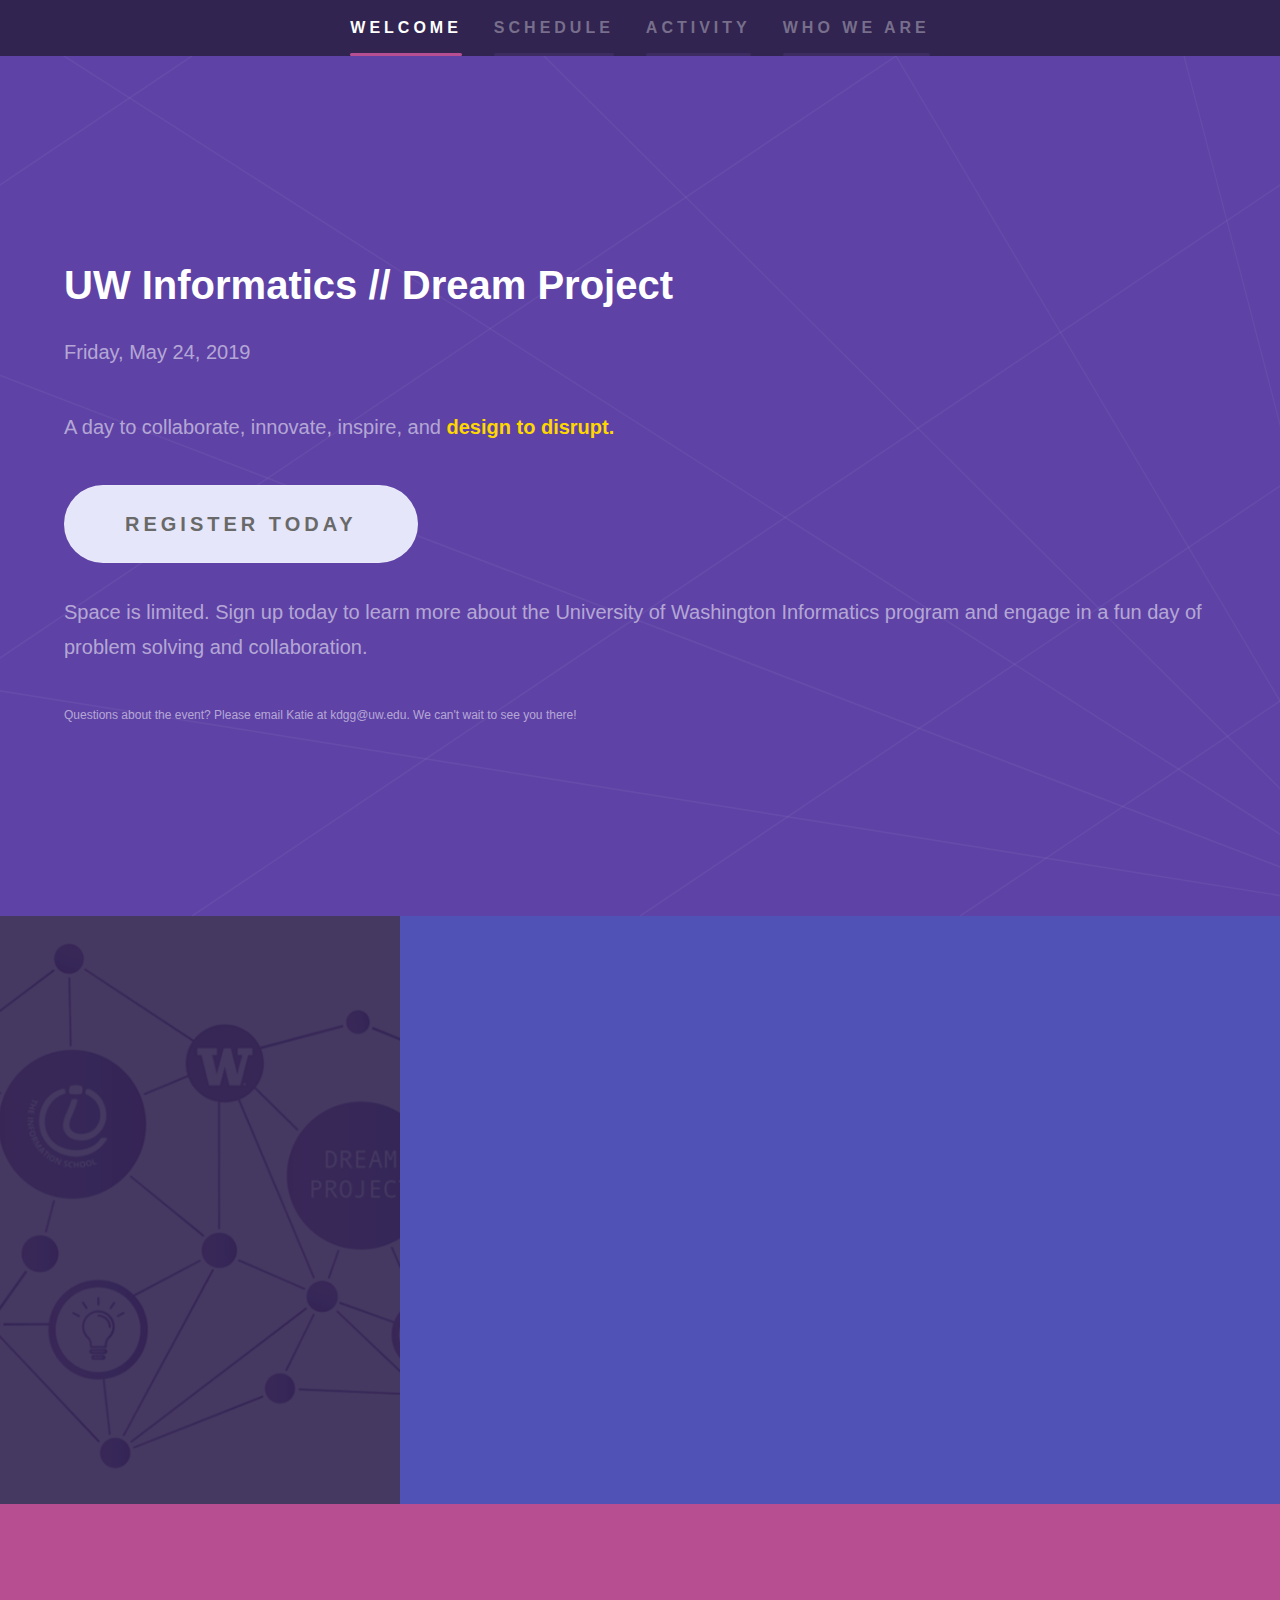
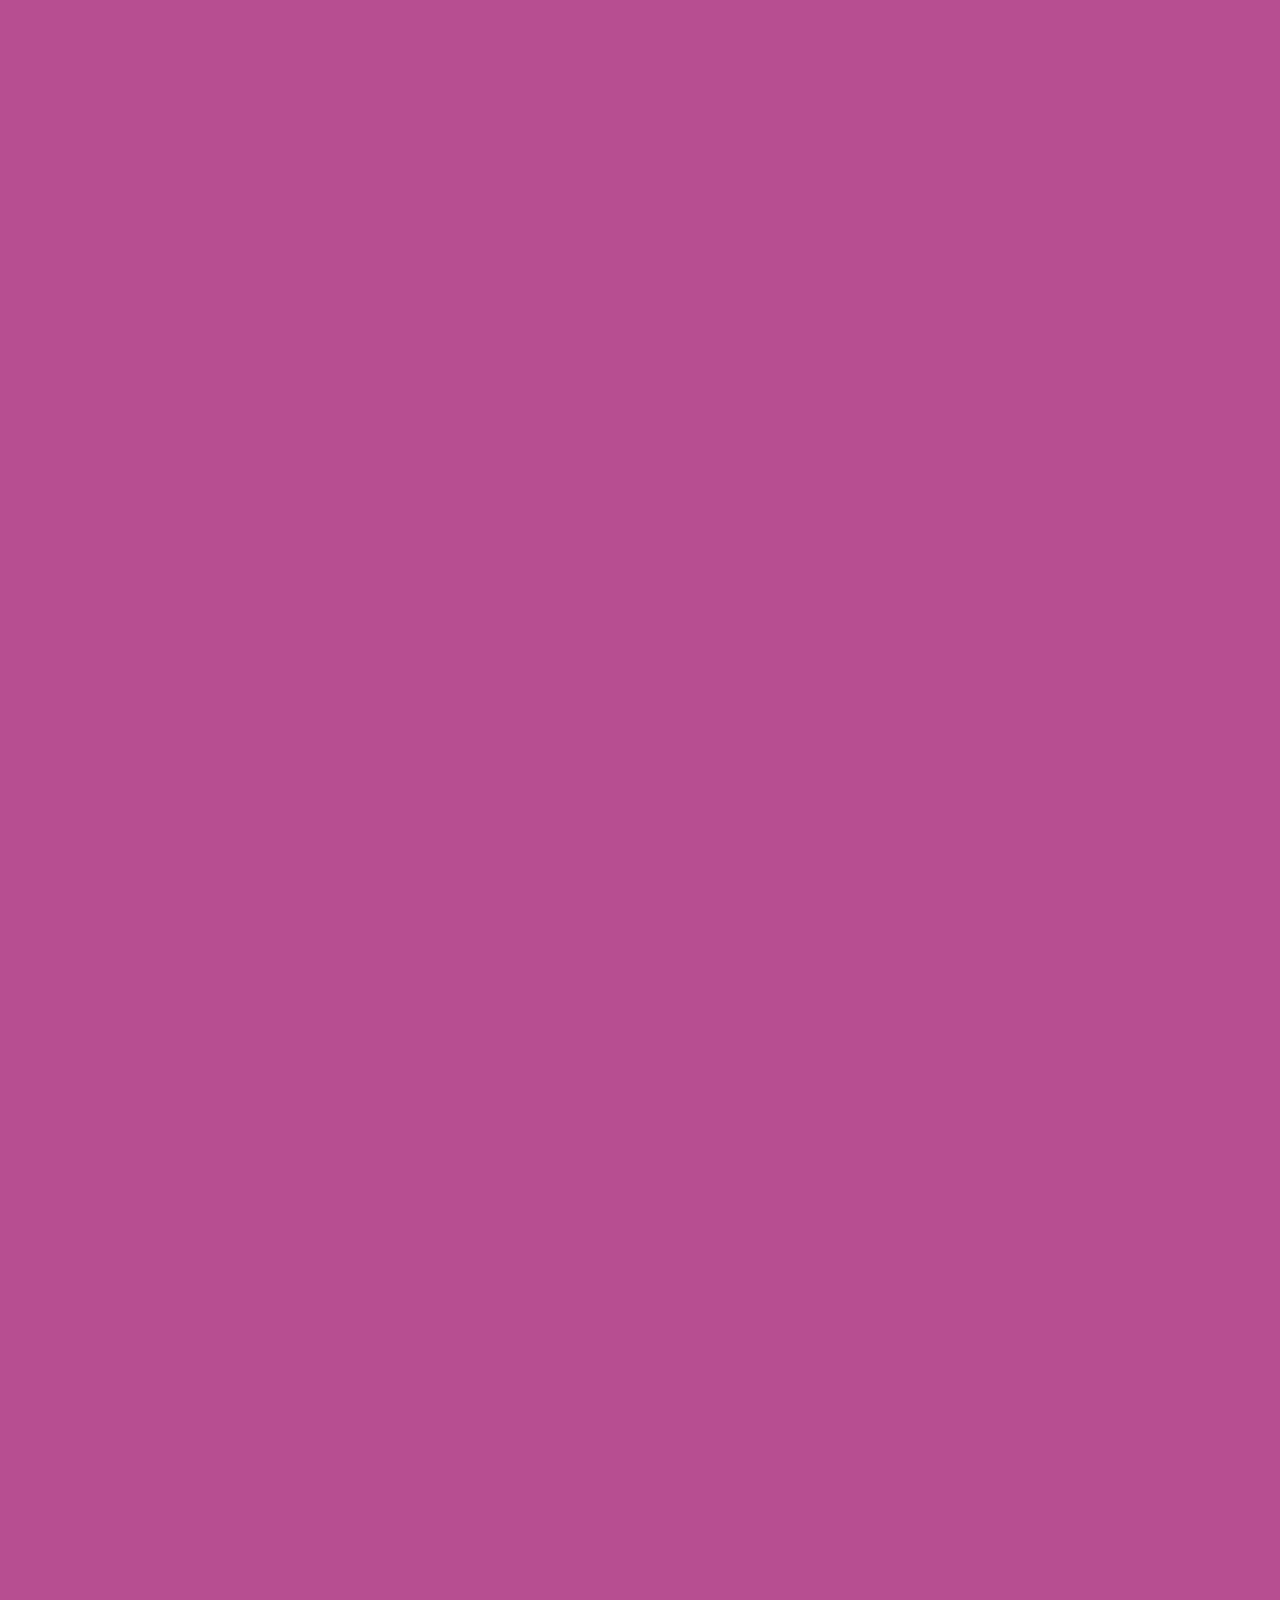
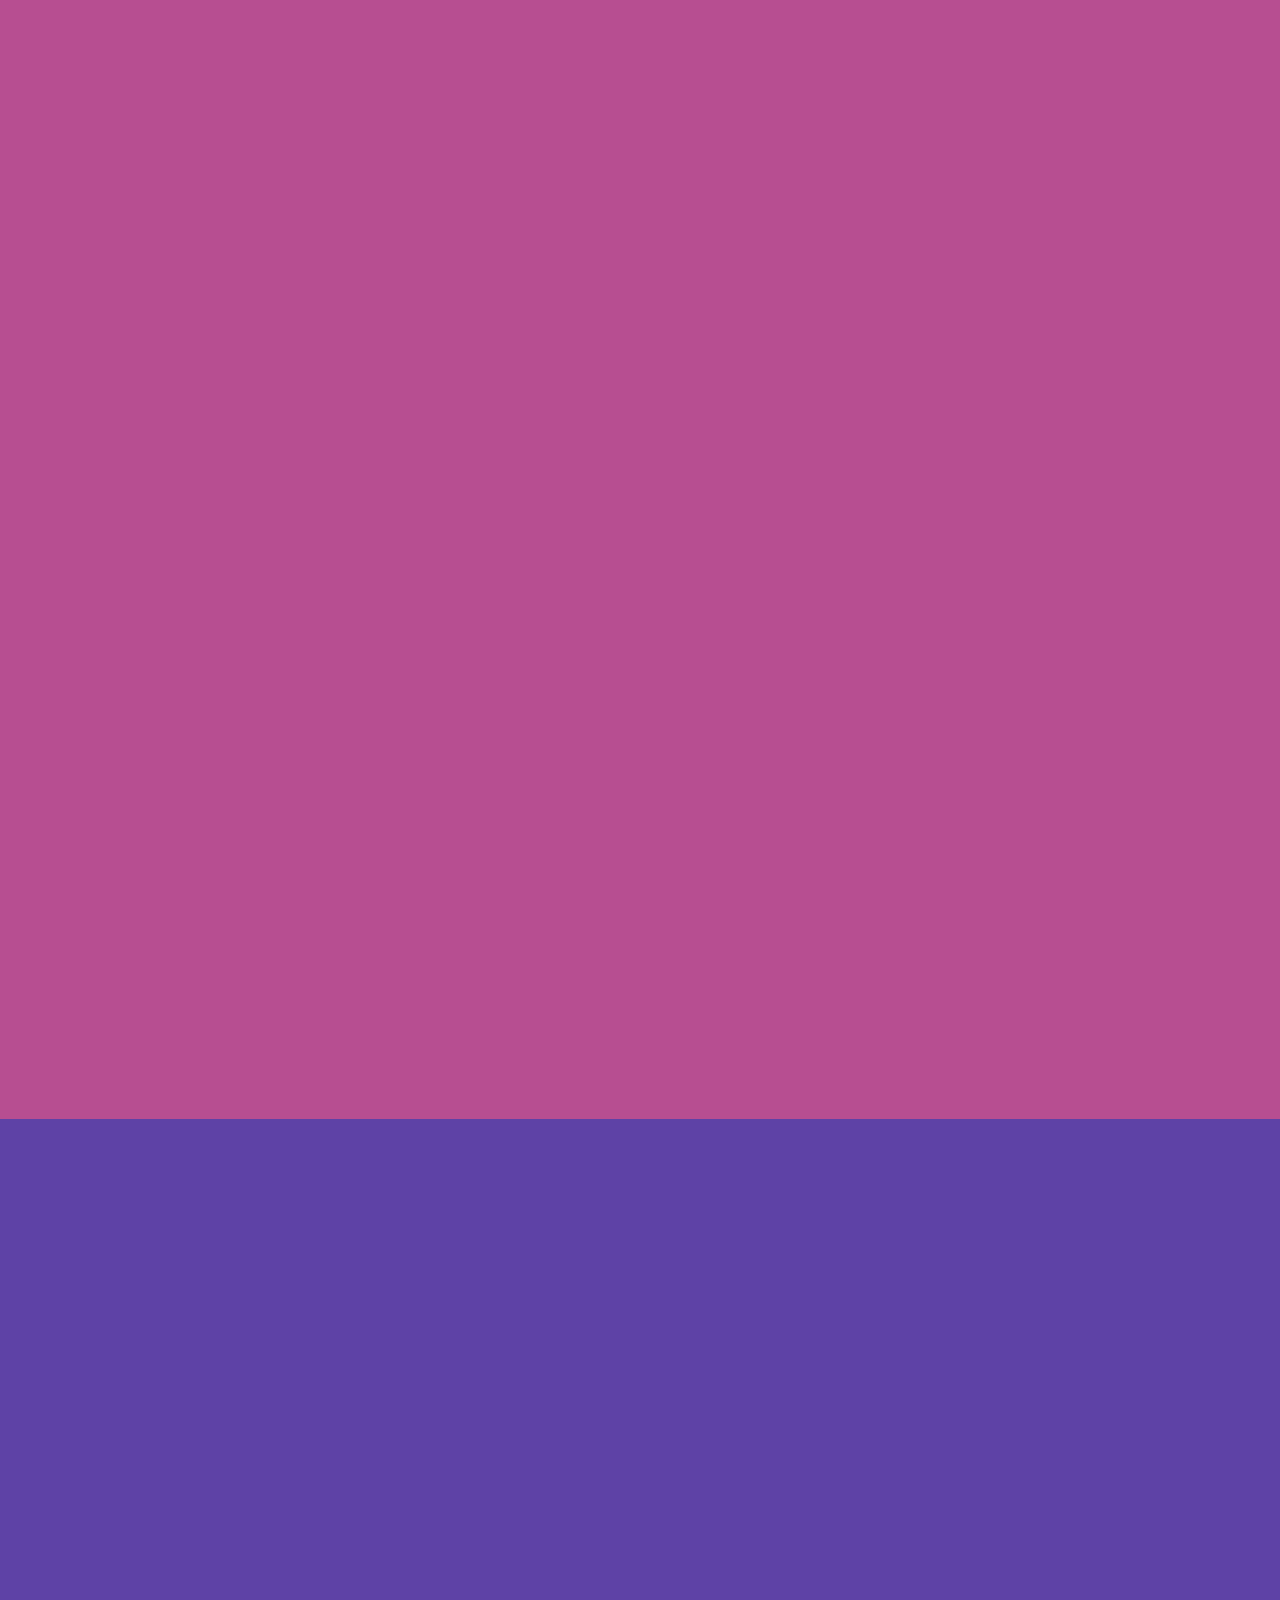
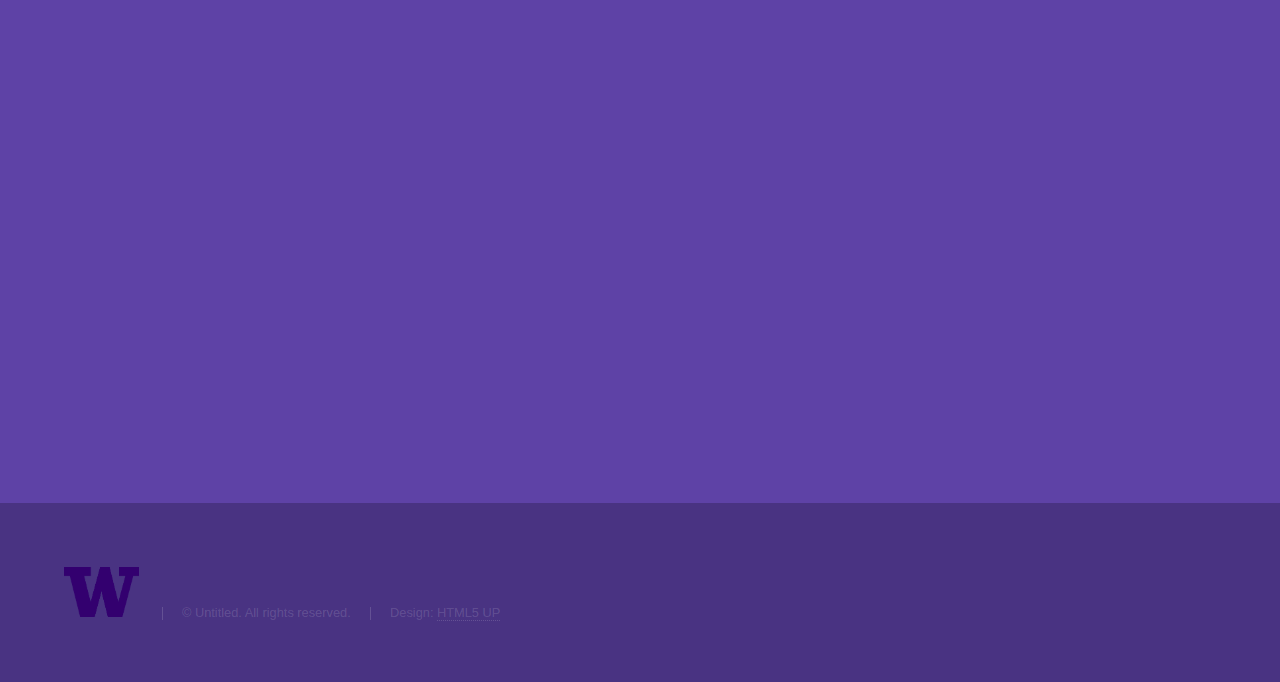
<file: index.html>
<!DOCTYPE HTML>
<html>
	<head>
		<title>Informatics X Dream Project</title>
		<meta charset="utf-8" />
		<meta name="viewport" content="width=device-width, initial-scale=1, user-scalable=no" />
		<link rel="stylesheet" href="assets/css/main.css" />
		<noscript><link rel="stylesheet" href="assets/css/noscript.css" /></noscript>
	</head>
	<body class="is-preload">
		<!-- Sidebar -->
			<section id="sidebar">
				<div class="inner">
					<nav>
						<ul>
							<li><a href="#intro">Welcome</a></li>
							<li><a href="#one">Schedule</a></li>
							<li><a href="#two">Activity</a></li>
							<li><a href="#three">Who we are</a></li>
						</ul>
					</nav>
				</div>
			</section>

		<!-- Wrapper -->
			<div id="wrapper">

				<!-- Intro -->
					<section id="intro" class="wrapper style1 fullscreen fade-up">
						<div class="inner">
							<h1>UW Informatics // Dream Project</h1>
							
							<p>Friday, May 24, 2019 </p>								
							<p>	A day to collaborate, innovate, inspire, and
								<b style="color:gold">design to disrupt.</b>
							</p>
							<ul class="actions">
								<li><a href="https://docs.google.com/forms/d/e/1FAIpQLSe1bYLeoYkmFwqmiVztFwzM-x7SPlukJsjfUU-uDh3lVzdv9g/viewform?usp=sf_link" class="button" style="font-size: 16px; background-color:#E6E6FA; "><p style="color:#696969">Register Today</p></a></li>
							</ul>
							<p>Space is limited. Sign up today to learn more about the University of Washington Informatics program and engage in a fun day of problem solving and collaboration.</p>
							<p style="font-size:12px">Questions about the event? Please email Katie at kdgg@uw.edu. We can't wait to see you there!</p>
						</div>
					</section>

				<!-- One -->
					<section id="one" class="wrapper style2 spotlights">
						<section>
							<a href="#" class="image"><img src="images/logo_hackathon.png" alt="" data-position="center center" /></a>
							<div class="content">
								<div class="inner">
									<h2>Schedule</h2>
									<table>
										<tr>
											<td>8:45</td>
											<td>Check-in</td> 
										</tr>
										<tr>
										  <td>9:00-9:20</td>
										  <td>Enjoy a light breakfast, settle at table</td> 
										</tr>
										<tr>
										  <td>9:20-9:35</td>
										  <td>iSchool Dean, Dr. Anind Dey opening remarks</td> 
										</tr>
										  <tr>
											<td>9:35-11:45</td>
											<td>
												<ul class="actions">
													<li><a href="#two" class="scrolly">Activity: Designing to break the status quo</a></li>
												</ul>
											</td> 
										  </tr>
										  <tr>
											<td>11:45-12:00</td>
											<td>Lunch buffet, taco bar by Flame catering</td> 
										  </tr>
										  <tr>
											<td>12:00-12:45</td>
											<td>Informatics student panel</td> 
										  </tr>
										  <tr>
											<td>12:45-1:00</td>
											<td>Raffle prizes and closing remarks</td> 
										  </tr>
										
									  </table>
								</div>
							</div>
						</section>
					</section>
				<!-- Two -->
					<section id="two" class="wrapper style3 fade-up">
						<div class="inner">
							<h2>Activity</h2>
							<p>
								In Informatics, we put people first. We think of the user and their diverse needs and challenges. We design technology solutions that work for <i>people</i> - and then build them. 
								Todays activity is focused on <i><a href="https://www.ideou.com/blogs/inspiration/what-is-design-thinking">design thinking</a></i>.
								<br>
								Utilizing core Informatics concepts, we will put aside
								the coding, and focus on the user. 
								<br><br>
								You will <b>empathise</b>, <b>ideate</b>, and <b>prototype</b>.
								<br>
								You will work with your team to design a digital solution to a complex social problem.
							</p>
							<h2 style="size:8px">Problem Statement</h2>
							<!-- <p>Stay tooned! The problem statement will be released the morning of the event :)</p> -->
							
							
							<!-- UNCOMMENT MORNING OF -->
							<p style="font-size:18px">We have developed two problem statements for you to choose from. <br> <b>Please pick only one problem area to explore and design for.</b>
								If neither of those options interest you, feel free to create your own problem statement to design for.
							</p> 
							
							<hr>

							<h3>1. School to Prision Pipeline</h3>
							
							<p>								
								The ACLU describes the school to prison pipeline as “a national trend wherein children are funneled out of public schools and into the juvenile and criminal justice 
								systems. Many of these children have <b>learning disabilities</b> or histories of <b>poverty</b>, <b>abuse</b>, or <b>neglect</b>, and would benefit from additional 
								educational and counseling services.”
							</p>	
							<br>
							<p>
									Read more about the ACLU’s reporting of this issue.
									(<a href="https://www.aclu.org/issues/juvenile-justice/school-prison-pipeline">https://www.aclu.org/issues/juvenile-justice/school-prison-pipeline</a>) 
									
							</p>
							<br>
							<p><b>
								You are a mobile app designer. You are being funded by the city to create a mobile app to aid in stopping the school-to-prison pipeline. They give you an unlimited budget 
								and are asking you to develop a creative solution to address this injustice. The city understands this is a systemic issue that cannot be solved through an app alone. 
								They are asking you to select and challenge an aspect of this disturbing trend with technology.
							</b></p>

							<p>When you are designing keep these questions in mind:</p>
							<ul>
								<li>Who are you designing for?</li>
								<li>How would you format this app to ensure that it’s accessible to all people who are pushed into or soon to enter the pipeline? </li>
								<li>Think about a range of people including those with learning disabilities, those experiencing poverty, those who lack family support, or those who are failed by public schools.</li>
								<li>What kind of services should your app include?</li>
								<li>What functionality will be provided and how should that information be displayed on the app? </li>
								<li>How will you balance providing enough information to make a difference without overwhelming users?</li>
							</ul>

							<hr>

							<h3>2. Menstrual Inequity</h3>
							
							<p>								
									Menstrual Inequity - When a girl or a woman cannot afford to buy period products like tampons or pads.

									Menstrual inequity [period poverty] impacts a number of different groups across the U.S. From <b>young girls</b> who have to miss school because of a lack of access to period products, 
									to <b>women in prison</b> who are often forced to beg guards for basic hygiene products, menstrual inequity is a real issue. It can also affect <b>women experiencing homelessness</b>
									 who don’t have easy access to hygiene products.
									<br><br>
									 “<b>Stigma</b>, <b>poverty</b>, and a <b>lack of access</b> are three foundational elements that define period poverty in the U.S. today.”
							</p>	
							<br>
							<p>									
									Read more about reporting of this issue.
									(<a href="https://www.forbes.com/sites/berenicemagistretti/2019/01/25/fembeat-period-poverty-is-a-thing-even-in-the-u-s/#61848874569e">https://www.forbes.com/sites/berenicemagistretti/2019/01/25/fembeat-period-poverty-is-a-thing-even-in-the-u-s/#61848874569e</a>) 
									
									(<a href="http://www.papermag.com/period-poverty-tampon-tax-united-states-2631311601.html?rebelltitem=16#rebelltitem16">http://www.papermag.com/period-poverty-tampon-tax-united-states-2631311601.html?rebelltitem=16#rebelltitem16</a>) 									
							</p>
							<br>
							<p><b>
									You are a mobile app designer. Planned Parenthood was awarded with a generous donation to specifically address the area of menstrual inequity. Planned Parenthood has hired you to design a solution that will
									 address an aspect of this inequity. They are not expecting you to solve the whole problem, rather they want you to research and select an aspect that will make an impact.
							</b></p>

							<p>When you are designing keep these questions in mind:</p>
							<ul>
								<li>Who are you designing for?</li>
								<li>How would you format this app to ensure that it’s accessible to all people who are pushed into or soon to enter the pipeline? </li>
									Think about a range of people including those <b>experiencing homelessness</b>, those who are <b>victims of domestic violence</b>, those with <b>disabilities</b>, or those who are <b>young</b> and unable to drive or afford hygiene.
								<li>What kind of services should your app include?</li>
								<li>Will your app focus on one of the three foundational elements of menstrual inequity, <b>stigma</b>, <b>poverty</b>, and <b>lack of access</b> or address all three?</li>
								<li>What functionality will be provided and how should that information be displayed on the app? </li>
								<li>How will you balance providing enough information to make a difference without overwhelming users?</li>
							</ul>

							<hr>

							<h3>3. DIY: Designing to <i>disrupt</i></h3>
							
							<p>
								Today is a day about creativity! So, if you have another social justice issue you are passionate about we encourage you to go with your passion! You can still do the same design activity, though you will need to create your own problem statement. If you have any questions remember mentors are standing by to help!
							</p>

							<p>If you need inspiration, consider one of the following topic areas:</p>
							<ul>
								<li>Power, privilege, oppression</li>
								<li>Educational equity</li>
								<li>Gun violence</li>
								<li>Representation in media</li>
								<li>Biased news articles</li>
								<li>Immigration policies</li>
							</ul>
							<hr>

							<div class="features">
								<section>
									<span class="icon major fa-diamond"></span>
									<h3>Designing to <i>disrupt</i>.</h3> <h3>Designing to <i>break the status quo.</i></h3>
									<!-- <img src="images/coming_soon.jpg" />
									<p>Once you choose your problem area, it's time to start!</p>
									<p>The days activity will be released the morning of! Sign up and attend to learn more.</p> -->
									<!-- UNCOMMENT MORNING OF -->
									<ul class="actions">
										<li><a href="step1.html" class="button">Let's Begin</a></li>
									</ul>									 	
								
								</section>
							</div>
						</div>
					</section>

				<!-- Three -->
					<section id="three" class="wrapper style1 fade-up">
						<div class="inner">
							<h2>Who we are</h2>
							<p>We are <b style="color: rgb(255, 244, 183)">Informatics.</b></p>
							<p>We are a the Informatics Undergraduate Association (<a href="https://iuga.info/">IUGA</a>), and Women in Informatics (<a href="https://winfo.ischool.uw.edu/">WINFO</a>), Registered Student Organizations at the
								University of Washington. We are a team of passionate developers, designers, data scientists, program managers,
								consultants, and analysts with a fire to increase representation in STEM and share our amazing Informatics program to local high schools and community colleges.
							</p>
							<p>To learn more about the University of Washington's Informatics program,
								please visit the <b><a href="https://ischool.uw.edu">iSchool webpage</a></b>. 
							</p>
							<div class="style1">
								<section>
									<ul class="contact">
										<li>
											<h3>Email</h3>
											<a href="#">iask@uw.edu</a>
										<li>
											<h3>Social</h3>
											<ul class="icons">
												<li><a href="https://www.facebook.com/groups/info.uw/" class="fa-facebook"><span class="label">Facebook</span></a></li>
												<li><a href="#" class="fa-instagram"><span class="label">Instagram</span></a></li>
											</ul>
										</li>
									</ul>
								</section>
								<a href="https://ischool.uw.edu"><img src="images/ischool_logo_transparent.png" width="100" height="110"/></a>
							</div>
							<hr>
							<p>We are <b style="color: rgb(255, 244, 183)">Dream Project.</b></p>
							<p>To learn more about the incredible work of the UW Dream Project, check us out at the <b><a href="https://www.washington.edu/dreamproject/">Dream Project webpage</a></b>.</p>
							<a href="https://www.washington.edu/dreamproject/"><img src="images/dp_logo.png" width="160" height="100"/></a>
						</div>
					</section>
			</div>

		<!-- Footer -->
			<footer id="footer" class="wrapper style1-alt">
				<div class="inner">
					<ul class="menu">
						<img src="images/uw_logo.png" width="75px" height="50px" display="inline">
						<li>&copy; Untitled. All rights reserved.</li><li>Design: <a href="http://html5up.net">HTML5 UP</a></li>
					</ul>
				</div>
			</footer>

		<!-- Scripts -->
			<script src="assets/js/jquery.min.js"></script>
			<script src="assets/js/jquery.scrollex.min.js"></script>
			<script src="assets/js/jquery.scrolly.min.js"></script>
			<script src="assets/js/browser.min.js"></script>
			<script src="assets/js/breakpoints.min.js"></script>
			<script src="assets/js/util.js"></script>
			<script src="assets/js/main.js"></script>
	</body>
</html>
</file>
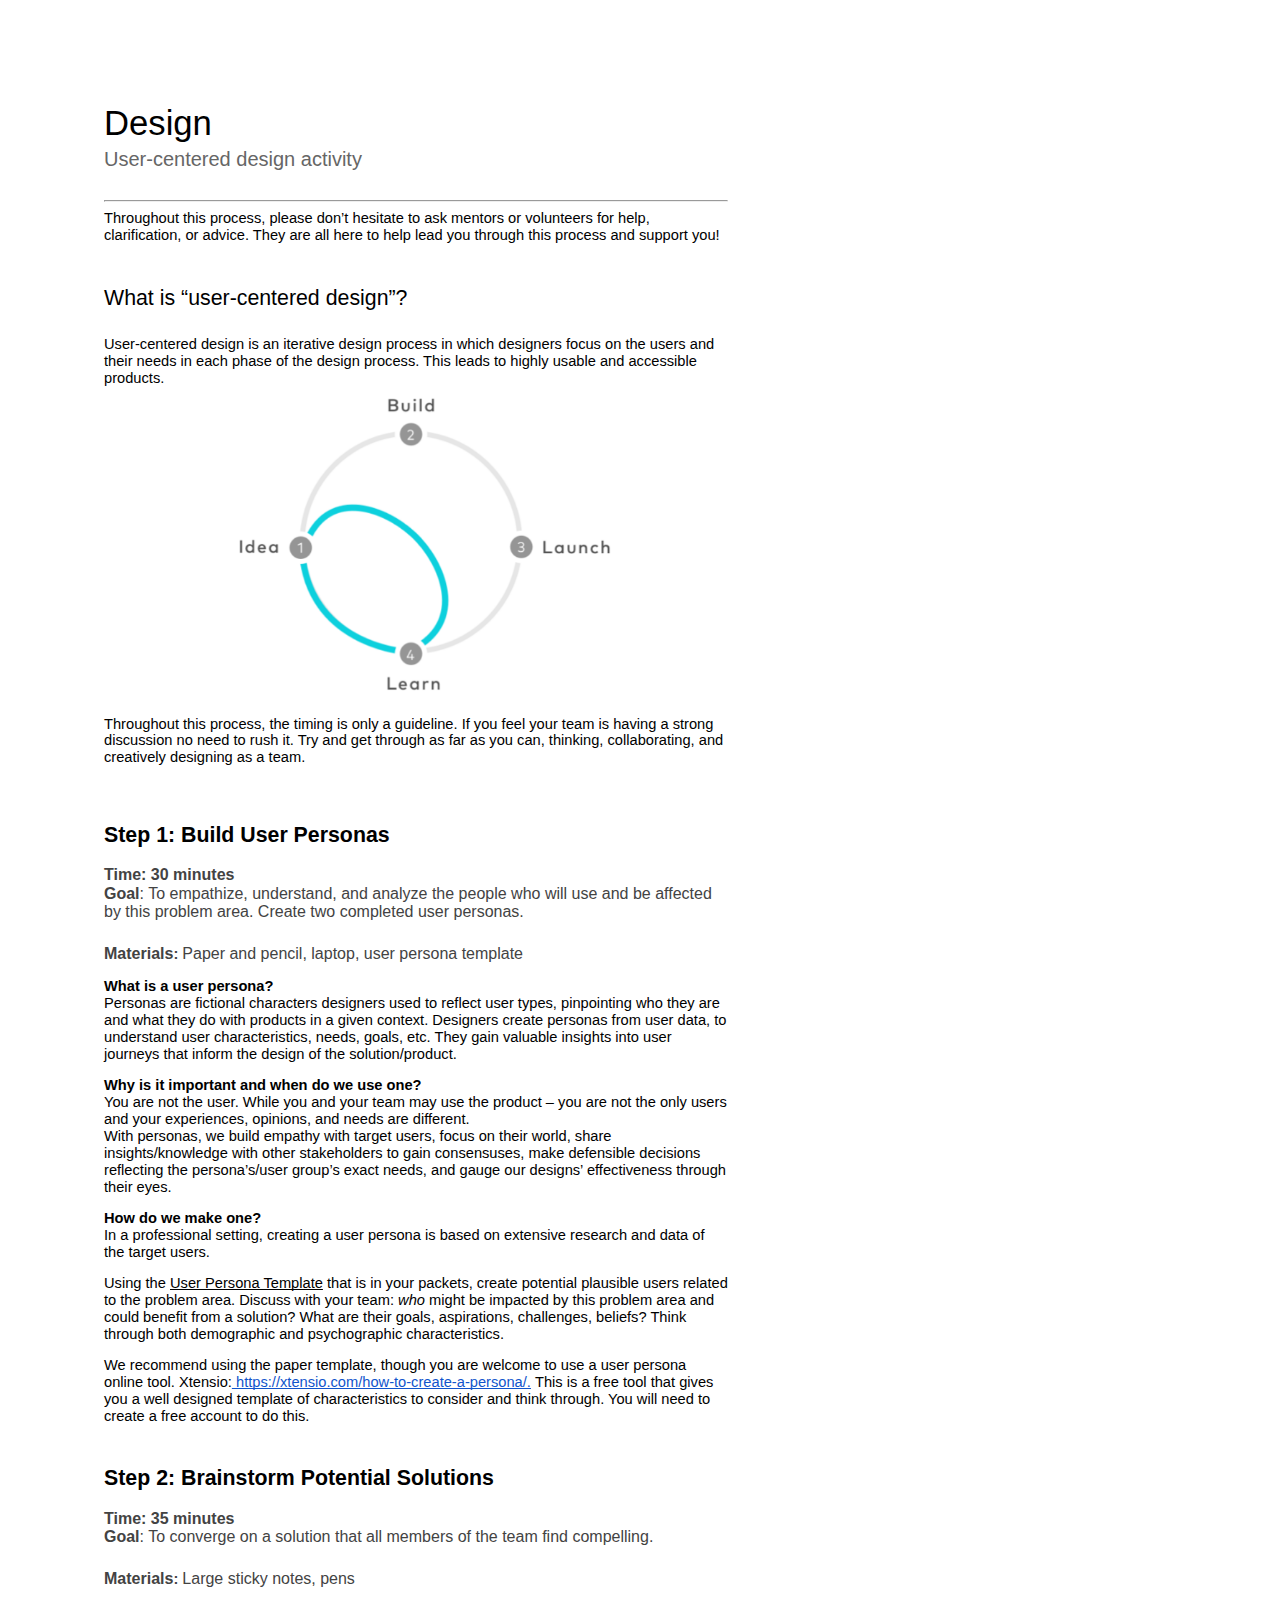
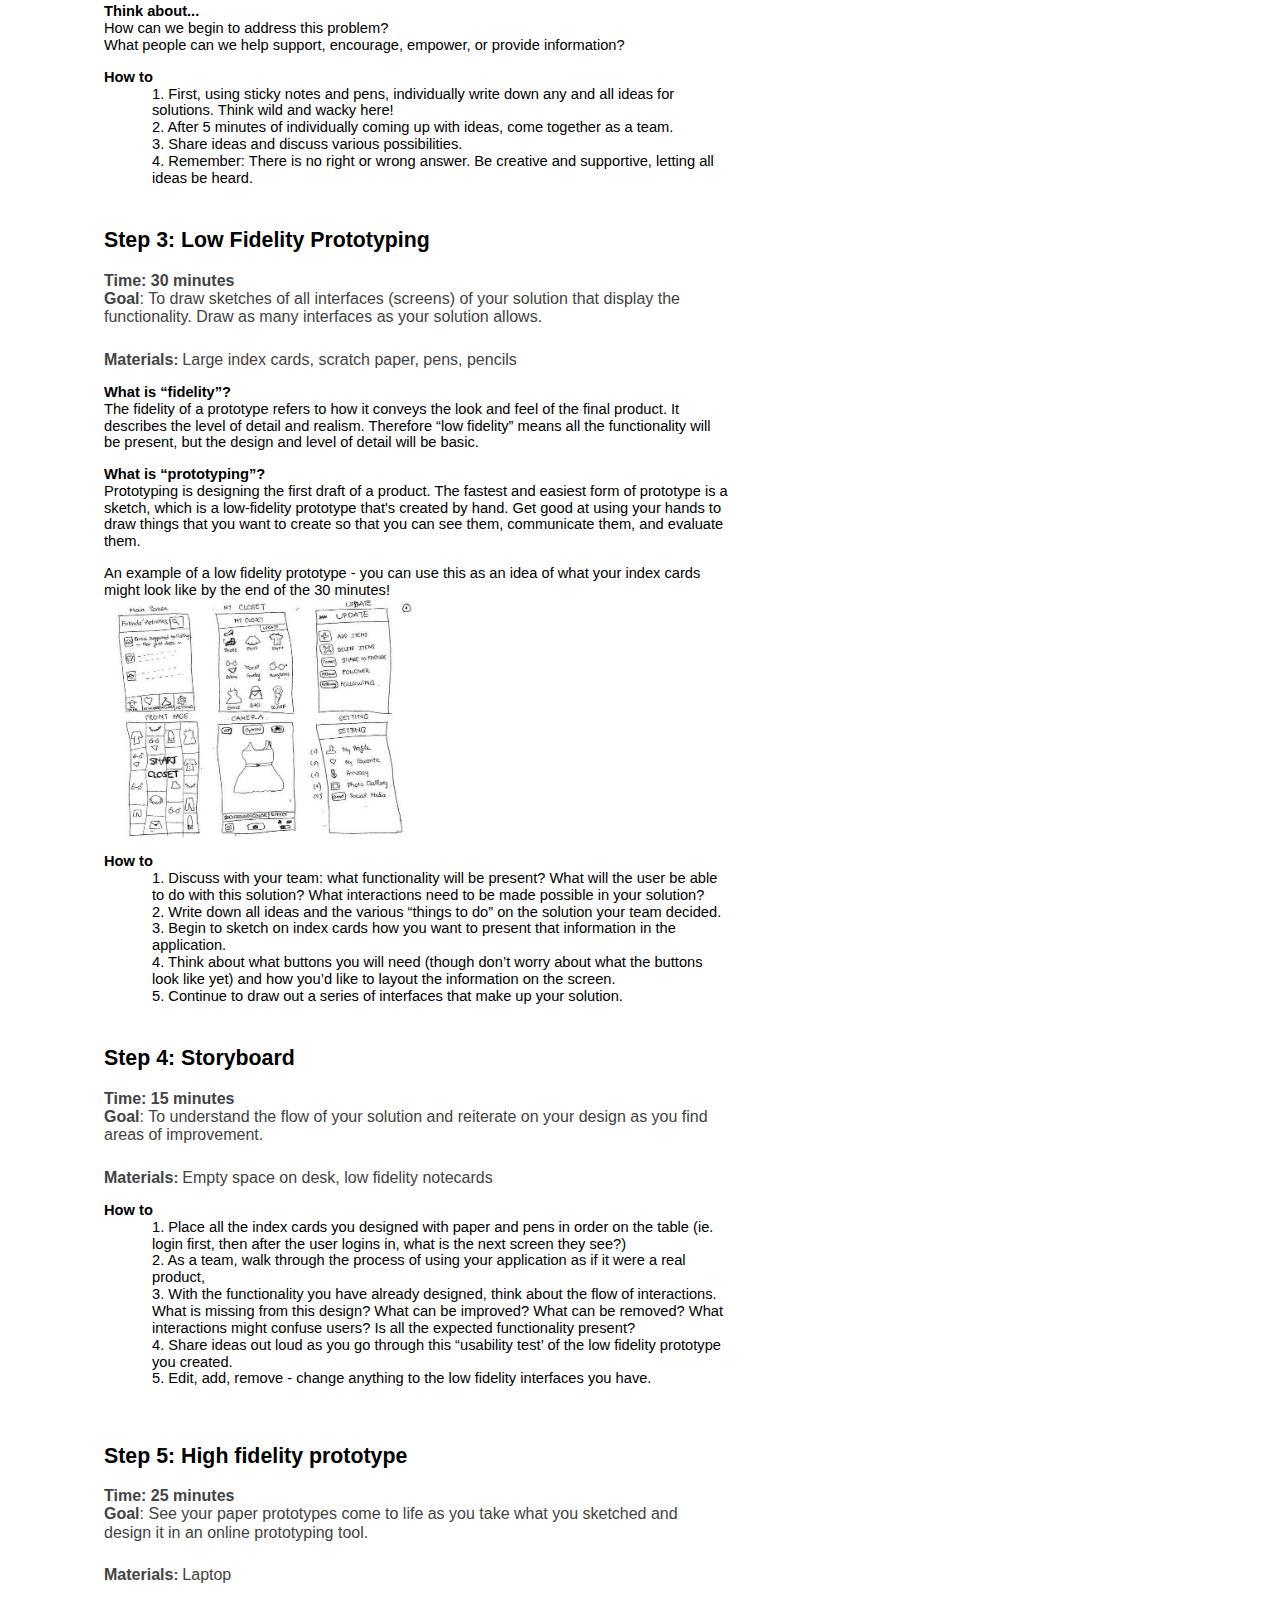
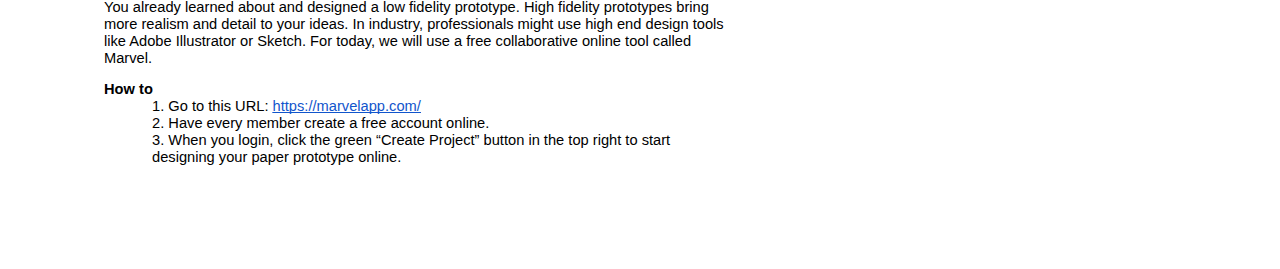
<file: DesignActivity.html>
<html><head><meta content="text/html; charset=UTF-8" http-equiv="content-type"><style type="text/css">@import url('https://themes.googleusercontent.com/fonts/css?kit=fpjTOVmNbO4Lz34iLyptLUXza5VhXqVC6o75Eld_V98');.lst-kix_laczaxyoykyd-5>li{counter-increment:lst-ctn-kix_laczaxyoykyd-5}.lst-kix_js77x82q0qgl-4>li:before{content:"" counter(lst-ctn-kix_js77x82q0qgl-4,lower-latin) ". "}.lst-kix_nabmzype9dyu-3>li{counter-increment:lst-ctn-kix_nabmzype9dyu-3}.lst-kix_js77x82q0qgl-5>li:before{content:"" counter(lst-ctn-kix_js77x82q0qgl-5,lower-roman) ". "}.lst-kix_js77x82q0qgl-1>li:before{content:"" counter(lst-ctn-kix_js77x82q0qgl-1,lower-latin) ". "}.lst-kix_js77x82q0qgl-7>li{counter-increment:lst-ctn-kix_js77x82q0qgl-7}ol.lst-kix_rfh504dlzygl-1.start{counter-reset:lst-ctn-kix_rfh504dlzygl-1 0}.lst-kix_js77x82q0qgl-0>li:before{content:"" counter(lst-ctn-kix_js77x82q0qgl-0,decimal) ". "}.lst-kix_js77x82q0qgl-7>li:before{content:"" counter(lst-ctn-kix_js77x82q0qgl-7,lower-latin) ". "}.lst-kix_js77x82q0qgl-8>li:before{content:"" counter(lst-ctn-kix_js77x82q0qgl-8,lower-roman) ". "}.lst-kix_js77x82q0qgl-6>li:before{content:"" counter(lst-ctn-kix_js77x82q0qgl-6,decimal) ". "}ol.lst-kix_js77x82q0qgl-8.start{counter-reset:lst-ctn-kix_js77x82q0qgl-8 0}ol.lst-kix_laczaxyoykyd-4.start{counter-reset:lst-ctn-kix_laczaxyoykyd-4 0}ol.lst-kix_laczaxyoykyd-7.start{counter-reset:lst-ctn-kix_laczaxyoykyd-7 0}.lst-kix_rfh504dlzygl-2>li{counter-increment:lst-ctn-kix_rfh504dlzygl-2}ol.lst-kix_js77x82q0qgl-0.start{counter-reset:lst-ctn-kix_js77x82q0qgl-0 0}.lst-kix_rfh504dlzygl-4>li:before{content:"" counter(lst-ctn-kix_rfh504dlzygl-4,lower-latin) ". "}.lst-kix_rfh504dlzygl-5>li:before{content:"" counter(lst-ctn-kix_rfh504dlzygl-5,lower-roman) ". "}.lst-kix_rfh504dlzygl-4>li{counter-increment:lst-ctn-kix_rfh504dlzygl-4}.lst-kix_rfh504dlzygl-3>li:before{content:"" counter(lst-ctn-kix_rfh504dlzygl-3,decimal) ". "}.lst-kix_rfh504dlzygl-7>li:before{content:"" counter(lst-ctn-kix_rfh504dlzygl-7,lower-latin) ". "}ol.lst-kix_rfh504dlzygl-4{list-style-type:none}ol.lst-kix_rfh504dlzygl-5{list-style-type:none}ol.lst-kix_rfh504dlzygl-2{list-style-type:none}ol.lst-kix_rfh504dlzygl-3{list-style-type:none}ol.lst-kix_rfh504dlzygl-0{list-style-type:none}ol.lst-kix_rfh504dlzygl-1{list-style-type:none}.lst-kix_rfh504dlzygl-6>li:before{content:"" counter(lst-ctn-kix_rfh504dlzygl-6,decimal) ". "}.lst-kix_laczaxyoykyd-6>li{counter-increment:lst-ctn-kix_laczaxyoykyd-6}ol.lst-kix_nabmzype9dyu-5.start{counter-reset:lst-ctn-kix_nabmzype9dyu-5 0}.lst-kix_rfh504dlzygl-1>li{counter-increment:lst-ctn-kix_rfh504dlzygl-1}ol.lst-kix_rfh504dlzygl-6.start{counter-reset:lst-ctn-kix_rfh504dlzygl-6 0}ol.lst-kix_rfh504dlzygl-8{list-style-type:none}.lst-kix_js77x82q0qgl-8>li{counter-increment:lst-ctn-kix_js77x82q0qgl-8}.lst-kix_laczaxyoykyd-3>li{counter-increment:lst-ctn-kix_laczaxyoykyd-3}ol.lst-kix_rfh504dlzygl-6{list-style-type:none}ol.lst-kix_rfh504dlzygl-7{list-style-type:none}.lst-kix_rfh504dlzygl-8>li:before{content:"" counter(lst-ctn-kix_rfh504dlzygl-8,lower-roman) ". "}.lst-kix_nabmzype9dyu-2>li{counter-increment:lst-ctn-kix_nabmzype9dyu-2}ol.lst-kix_nabmzype9dyu-2.start{counter-reset:lst-ctn-kix_nabmzype9dyu-2 0}.lst-kix_js77x82q0qgl-5>li{counter-increment:lst-ctn-kix_js77x82q0qgl-5}.lst-kix_nabmzype9dyu-5>li{counter-increment:lst-ctn-kix_nabmzype9dyu-5}ol.lst-kix_js77x82q0qgl-7{list-style-type:none}ol.lst-kix_js77x82q0qgl-8{list-style-type:none}.lst-kix_laczaxyoykyd-2>li{counter-increment:lst-ctn-kix_laczaxyoykyd-2}ol.lst-kix_js77x82q0qgl-5{list-style-type:none}ol.lst-kix_js77x82q0qgl-6{list-style-type:none}ol.lst-kix_js77x82q0qgl-3{list-style-type:none}.lst-kix_js77x82q0qgl-4>li{counter-increment:lst-ctn-kix_js77x82q0qgl-4}ol.lst-kix_js77x82q0qgl-4{list-style-type:none}ol.lst-kix_js77x82q0qgl-1{list-style-type:none}.lst-kix_laczaxyoykyd-8>li{counter-increment:lst-ctn-kix_laczaxyoykyd-8}ol.lst-kix_js77x82q0qgl-2{list-style-type:none}ol.lst-kix_js77x82q0qgl-0{list-style-type:none}ol.lst-kix_nabmzype9dyu-1.start{counter-reset:lst-ctn-kix_nabmzype9dyu-1 0}ol.lst-kix_js77x82q0qgl-2.start{counter-reset:lst-ctn-kix_js77x82q0qgl-2 0}ol.lst-kix_laczaxyoykyd-2.start{counter-reset:lst-ctn-kix_laczaxyoykyd-2 0}.lst-kix_nabmzype9dyu-7>li{counter-increment:lst-ctn-kix_nabmzype9dyu-7}ol.lst-kix_nabmzype9dyu-8.start{counter-reset:lst-ctn-kix_nabmzype9dyu-8 0}ol.lst-kix_rfh504dlzygl-7.start{counter-reset:lst-ctn-kix_rfh504dlzygl-7 0}.lst-kix_rfh504dlzygl-5>li{counter-increment:lst-ctn-kix_rfh504dlzygl-5}ol.lst-kix_nabmzype9dyu-0.start{counter-reset:lst-ctn-kix_nabmzype9dyu-0 0}ol.lst-kix_js77x82q0qgl-3.start{counter-reset:lst-ctn-kix_js77x82q0qgl-3 0}.lst-kix_nabmzype9dyu-1>li{counter-increment:lst-ctn-kix_nabmzype9dyu-1}.lst-kix_nabmzype9dyu-4>li{counter-increment:lst-ctn-kix_nabmzype9dyu-4}ol.lst-kix_laczaxyoykyd-1.start{counter-reset:lst-ctn-kix_laczaxyoykyd-1 0}ol.lst-kix_laczaxyoykyd-8.start{counter-reset:lst-ctn-kix_laczaxyoykyd-8 0}ol.lst-kix_nabmzype9dyu-7.start{counter-reset:lst-ctn-kix_nabmzype9dyu-7 0}ol.lst-kix_nabmzype9dyu-6.start{counter-reset:lst-ctn-kix_nabmzype9dyu-6 0}ol.lst-kix_rfh504dlzygl-8.start{counter-reset:lst-ctn-kix_rfh504dlzygl-8 0}ol.lst-kix_js77x82q0qgl-4.start{counter-reset:lst-ctn-kix_js77x82q0qgl-4 0}ol.lst-kix_laczaxyoykyd-0.start{counter-reset:lst-ctn-kix_laczaxyoykyd-0 0}.lst-kix_laczaxyoykyd-0>li:before{content:"" counter(lst-ctn-kix_laczaxyoykyd-0,decimal) ". "}.lst-kix_js77x82q0qgl-1>li{counter-increment:lst-ctn-kix_js77x82q0qgl-1}ol.lst-kix_nabmzype9dyu-3.start{counter-reset:lst-ctn-kix_nabmzype9dyu-3 0}.lst-kix_laczaxyoykyd-3>li:before{content:"" counter(lst-ctn-kix_laczaxyoykyd-3,decimal) ". "}.lst-kix_laczaxyoykyd-4>li:before{content:"" counter(lst-ctn-kix_laczaxyoykyd-4,lower-latin) ". "}ol.lst-kix_rfh504dlzygl-5.start{counter-reset:lst-ctn-kix_rfh504dlzygl-5 0}ol.lst-kix_nabmzype9dyu-1{list-style-type:none}ol.lst-kix_nabmzype9dyu-0{list-style-type:none}ol.lst-kix_nabmzype9dyu-3{list-style-type:none}.lst-kix_laczaxyoykyd-1>li:before{content:"" counter(lst-ctn-kix_laczaxyoykyd-1,lower-latin) ". "}.lst-kix_laczaxyoykyd-5>li:before{content:"" counter(lst-ctn-kix_laczaxyoykyd-5,lower-roman) ". "}ol.lst-kix_nabmzype9dyu-2{list-style-type:none}ol.lst-kix_nabmzype9dyu-5{list-style-type:none}ol.lst-kix_nabmzype9dyu-4{list-style-type:none}ol.lst-kix_nabmzype9dyu-7{list-style-type:none}ol.lst-kix_nabmzype9dyu-6{list-style-type:none}.lst-kix_rfh504dlzygl-8>li{counter-increment:lst-ctn-kix_rfh504dlzygl-8}.lst-kix_js77x82q0qgl-0>li{counter-increment:lst-ctn-kix_js77x82q0qgl-0}ol.lst-kix_nabmzype9dyu-8{list-style-type:none}.lst-kix_laczaxyoykyd-2>li:before{content:"" counter(lst-ctn-kix_laczaxyoykyd-2,lower-roman) ". "}ol.lst-kix_rfh504dlzygl-2.start{counter-reset:lst-ctn-kix_rfh504dlzygl-2 0}ol.lst-kix_laczaxyoykyd-6.start{counter-reset:lst-ctn-kix_laczaxyoykyd-6 0}.lst-kix_rfh504dlzygl-7>li{counter-increment:lst-ctn-kix_rfh504dlzygl-7}.lst-kix_laczaxyoykyd-7>li:before{content:"" counter(lst-ctn-kix_laczaxyoykyd-7,lower-latin) ". "}.lst-kix_laczaxyoykyd-8>li:before{content:"" counter(lst-ctn-kix_laczaxyoykyd-8,lower-roman) ". "}ol.lst-kix_laczaxyoykyd-0{list-style-type:none}ol.lst-kix_rfh504dlzygl-0.start{counter-reset:lst-ctn-kix_rfh504dlzygl-0 0}.lst-kix_laczaxyoykyd-6>li:before{content:"" counter(lst-ctn-kix_laczaxyoykyd-6,decimal) ". "}.lst-kix_js77x82q0qgl-2>li{counter-increment:lst-ctn-kix_js77x82q0qgl-2}ol.lst-kix_laczaxyoykyd-6{list-style-type:none}ol.lst-kix_laczaxyoykyd-3.start{counter-reset:lst-ctn-kix_laczaxyoykyd-3 0}ol.lst-kix_laczaxyoykyd-5{list-style-type:none}ol.lst-kix_js77x82q0qgl-7.start{counter-reset:lst-ctn-kix_js77x82q0qgl-7 0}ol.lst-kix_laczaxyoykyd-8{list-style-type:none}ol.lst-kix_laczaxyoykyd-7{list-style-type:none}ol.lst-kix_laczaxyoykyd-2{list-style-type:none}.lst-kix_laczaxyoykyd-0>li{counter-increment:lst-ctn-kix_laczaxyoykyd-0}ol.lst-kix_laczaxyoykyd-1{list-style-type:none}ol.lst-kix_js77x82q0qgl-1.start{counter-reset:lst-ctn-kix_js77x82q0qgl-1 0}ol.lst-kix_laczaxyoykyd-4{list-style-type:none}ol.lst-kix_laczaxyoykyd-3{list-style-type:none}.lst-kix_nabmzype9dyu-8>li{counter-increment:lst-ctn-kix_nabmzype9dyu-8}.lst-kix_nabmzype9dyu-6>li{counter-increment:lst-ctn-kix_nabmzype9dyu-6}.lst-kix_nabmzype9dyu-4>li:before{content:"" counter(lst-ctn-kix_nabmzype9dyu-4,lower-latin) ". "}.lst-kix_nabmzype9dyu-5>li:before{content:"" counter(lst-ctn-kix_nabmzype9dyu-5,lower-roman) ". "}ol.lst-kix_rfh504dlzygl-3.start{counter-reset:lst-ctn-kix_rfh504dlzygl-3 0}.lst-kix_nabmzype9dyu-3>li:before{content:"" counter(lst-ctn-kix_nabmzype9dyu-3,decimal) ". "}.lst-kix_nabmzype9dyu-7>li:before{content:"" counter(lst-ctn-kix_nabmzype9dyu-7,lower-latin) ". "}.lst-kix_nabmzype9dyu-0>li:before{content:"" counter(lst-ctn-kix_nabmzype9dyu-0,decimal) ". "}.lst-kix_nabmzype9dyu-1>li:before{content:"" counter(lst-ctn-kix_nabmzype9dyu-1,lower-latin) ". "}.lst-kix_nabmzype9dyu-8>li:before{content:"" counter(lst-ctn-kix_nabmzype9dyu-8,lower-roman) ". "}ol.lst-kix_js77x82q0qgl-6.start{counter-reset:lst-ctn-kix_js77x82q0qgl-6 0}ol.lst-kix_laczaxyoykyd-5.start{counter-reset:lst-ctn-kix_laczaxyoykyd-5 0}.lst-kix_nabmzype9dyu-2>li:before{content:"" counter(lst-ctn-kix_nabmzype9dyu-2,lower-roman) ". "}.lst-kix_rfh504dlzygl-0>li:before{content:"" counter(lst-ctn-kix_rfh504dlzygl-0,decimal) ". "}.lst-kix_rfh504dlzygl-1>li:before{content:"" counter(lst-ctn-kix_rfh504dlzygl-1,lower-latin) ". "}.lst-kix_rfh504dlzygl-2>li:before{content:"" counter(lst-ctn-kix_rfh504dlzygl-2,lower-roman) ". "}.lst-kix_nabmzype9dyu-0>li{counter-increment:lst-ctn-kix_nabmzype9dyu-0}.lst-kix_nabmzype9dyu-6>li:before{content:"" counter(lst-ctn-kix_nabmzype9dyu-6,decimal) ". "}ol.lst-kix_js77x82q0qgl-5.start{counter-reset:lst-ctn-kix_js77x82q0qgl-5 0}.lst-kix_js77x82q0qgl-3>li{counter-increment:lst-ctn-kix_js77x82q0qgl-3}.lst-kix_js77x82q0qgl-6>li{counter-increment:lst-ctn-kix_js77x82q0qgl-6}ol.lst-kix_rfh504dlzygl-4.start{counter-reset:lst-ctn-kix_rfh504dlzygl-4 0}.lst-kix_laczaxyoykyd-1>li{counter-increment:lst-ctn-kix_laczaxyoykyd-1}.lst-kix_rfh504dlzygl-6>li{counter-increment:lst-ctn-kix_rfh504dlzygl-6}.lst-kix_laczaxyoykyd-7>li{counter-increment:lst-ctn-kix_laczaxyoykyd-7}ol.lst-kix_nabmzype9dyu-4.start{counter-reset:lst-ctn-kix_nabmzype9dyu-4 0}.lst-kix_laczaxyoykyd-4>li{counter-increment:lst-ctn-kix_laczaxyoykyd-4}.lst-kix_rfh504dlzygl-3>li{counter-increment:lst-ctn-kix_rfh504dlzygl-3}.lst-kix_rfh504dlzygl-0>li{counter-increment:lst-ctn-kix_rfh504dlzygl-0}.lst-kix_js77x82q0qgl-2>li:before{content:"" counter(lst-ctn-kix_js77x82q0qgl-2,lower-roman) ". "}.lst-kix_js77x82q0qgl-3>li:before{content:"" counter(lst-ctn-kix_js77x82q0qgl-3,decimal) ". "}ol{margin:0;padding:0}table td,table th{padding:0}.c4{margin-left:36pt;padding-top:0pt;padding-left:0pt;padding-bottom:0pt;line-height:1.15;orphans:2;widows:2;text-align:left}.c2{color:#000000;font-weight:400;text-decoration:none;vertical-align:baseline;font-size:11pt;font-family:"Arial";font-style:normal}.c5{color:#434343;font-weight:400;text-decoration:none;vertical-align:baseline;font-size:11pt;font-family:"Arial";font-style:normal}.c11{padding-top:0pt;padding-bottom:4pt;line-height:1.15;page-break-after:avoid;orphans:2;widows:2;text-align:left}.c3{color:#000000;font-weight:700;text-decoration:none;vertical-align:baseline;font-size:11pt;font-family:"Arial";font-style:normal}.c16{color:#000000;text-decoration:none;vertical-align:baseline;font-size:16pt;font-family:"Arial";font-style:normal}.c27{padding-top:0pt;padding-bottom:3pt;line-height:1.15;orphans:2;widows:2;text-align:left}.c0{padding-top:0pt;padding-bottom:0pt;line-height:1.15;orphans:2;widows:2;text-align:center}.c8{padding-top:0pt;padding-bottom:0pt;line-height:1.15;orphans:2;widows:2;text-align:left}.c21{padding-top:18pt;padding-bottom:0pt;line-height:1.15;orphans:2;widows:2;text-align:left}.c28{padding-top:0pt;padding-bottom:16pt;line-height:1.15;orphans:2;widows:2;text-align:left}.c25{color:#000000;text-decoration:none;vertical-align:baseline;font-size:28pt;font-family:"Calibri";font-style:normal}.c29{padding-top:18pt;padding-bottom:6pt;line-height:1.15;orphans:2;widows:2;text-align:left}.c22{font-weight:400;vertical-align:baseline;font-size:28pt;font-family:"Calibri";font-style:normal}.c10{font-weight:400;text-decoration:none;vertical-align:baseline;font-family:"Arial";font-style:normal}.c7{text-decoration-skip-ink:none;-webkit-text-decoration-skip:none;color:#1155cc;text-decoration:underline}.c17{text-decoration-skip-ink:none;-webkit-text-decoration-skip:none;text-decoration:underline}.c13{background-color:#ffffff;max-width:468pt;padding:72pt 72pt 72pt 72pt}.c20{color:#666666;font-size:15pt}.c23{padding:0;margin:0}.c26{color:#000000;font-size:26pt}.c1{font-size:12pt;font-weight:700}.c18{color:inherit;text-decoration:inherit}.c9{color:#434343}.c15{font-style:italic}.c14{font-weight:700}.c19{page-break-after:avoid}.c6{font-size:12pt}.c24{font-weight:400}.c12{height:11pt}.title{padding-top:0pt;color:#000000;font-size:26pt;padding-bottom:3pt;font-family:"Arial";line-height:1.15;page-break-after:avoid;orphans:2;widows:2;text-align:left}.subtitle{padding-top:0pt;color:#666666;font-size:15pt;padding-bottom:16pt;font-family:"Arial";line-height:1.15;page-break-after:avoid;orphans:2;widows:2;text-align:left}li{color:#000000;font-size:11pt;font-family:"Arial"}p{margin:0;color:#000000;font-size:11pt;font-family:"Arial"}h1{padding-top:20pt;color:#000000;font-size:20pt;padding-bottom:6pt;font-family:"Arial";line-height:1.15;page-break-after:avoid;orphans:2;widows:2;text-align:left}h2{padding-top:18pt;color:#000000;font-size:16pt;padding-bottom:6pt;font-family:"Arial";line-height:1.15;page-break-after:avoid;orphans:2;widows:2;text-align:left}h3{padding-top:16pt;color:#434343;font-size:14pt;padding-bottom:4pt;font-family:"Arial";line-height:1.15;page-break-after:avoid;orphans:2;widows:2;text-align:left}h4{padding-top:14pt;color:#666666;font-size:12pt;padding-bottom:4pt;font-family:"Arial";line-height:1.15;page-break-after:avoid;orphans:2;widows:2;text-align:left}h5{padding-top:12pt;color:#666666;font-size:11pt;padding-bottom:4pt;font-family:"Arial";line-height:1.15;page-break-after:avoid;orphans:2;widows:2;text-align:left}h6{padding-top:12pt;color:#666666;font-size:11pt;padding-bottom:4pt;font-family:"Arial";line-height:1.15;page-break-after:avoid;font-style:italic;orphans:2;widows:2;text-align:left}</style></head><body class="c13"><p class="c19 c27 title" id="h.qbhii4olwtx0"><span class="c10 c26">Design</span></p><p class="c19 c28 subtitle" id="h.fvlspqgdv6n8"><span>User-centered design activity</span><hr></p><p class="c8"><span class="c2">Throughout this process, please don&rsquo;t hesitate to ask mentors or volunteers for help, clarification, or advice. They are all here to help lead you through this process and support you!</span></p><h2 class="c19 c29" id="h.iqxftxos55lq"><span class="c16 c24">What is &ldquo;user-centered design&rdquo;?</span></h2><p class="c8"><span class="c2">User-centered design is an iterative design process in which designers focus on the users and their needs in each phase of the design process. This leads to highly usable and accessible products.</span></p><p class="c0"><span style="overflow: hidden; display: inline-block; margin: 0.00px 0.00px; border: 0.00px solid #000000; transform: rotate(0.00rad) translateZ(0px); -webkit-transform: rotate(0.00rad) translateZ(0px); width: 458.52px; height: 314.50px;"><img alt="" src="images/image2.png" style="width: 458.52px; height: 314.50px; margin-left: 0.00px; margin-top: 0.00px; transform: rotate(0.00rad) translateZ(0px); -webkit-transform: rotate(0.00rad) translateZ(0px);" title=""></span></p><p class="c0 c12"><span class="c2"></span></p><p class="c8"><span class="c2">Throughout this process, the timing is only a guideline. If you feel your team is having a strong discussion no need to rush it. Try and get through as far as you can, thinking, collaborating, and creatively designing as a team.</span></p><p class="c8 c12"><span class="c2"></span></p><h2 class="c8 c19" id="h.pr1ntn9kjoa5"><span class="c16 c14"><br>Step 1: Build User Personas</span></h2><h3 class="c11" id="h.k58ghq5hzjia"><span class="c1">Time</span><span class="c6">: 30 minutes<br></span><span class="c1">Goal</span><span class="c10 c9 c6">: To empathize, understand, and analyze the people who will use and be affected by this problem area. Create two completed user personas.</span></h3><p class="c8"><span class="c1 c9">Materials</span><span class="c9 c14">: </span><span class="c9 c6">Paper and pencil, laptop, user persona template</span></p><p class="c8 c12"><span class="c2"></span></p><p class="c8"><span class="c3">What is a user persona?</span></p><p class="c8"><span class="c2">Personas are fictional characters designers used to reflect user types, pinpointing who they are and what they do with products in a given context. Designers create personas from user data, to understand user characteristics, needs, goals, etc. They gain valuable insights into user journeys that inform the design of the solution/product.</span></p><p class="c8 c12"><span class="c2"></span></p><p class="c8"><span class="c3">Why is it important and when do we use one?</span></p><p class="c8"><span class="c2">You are not the user. While you and your team may use the product &ndash; you are not the only users and your experiences, opinions, and needs are different.</span></p><p class="c8"><span>With personas, we build empathy with target users, focus on their world, share insights/knowledge with other stakeholders to gain consensuses, make defensible decisions reflecting the persona&rsquo;s/user group&rsquo;s exact needs, and gauge our designs&rsquo; effectiveness through their eyes. </span></p><p class="c8 c12"><span class="c3"></span></p><p class="c8"><span class="c14">How do we make one?<br></span><span class="c2">In a professional setting, creating a user persona is based on extensive research and data of the target users.</span></p><p class="c8 c12"><span class="c2"></span></p><p class="c8"><span>Using the </span><span class="c17">User Persona Template</span><span>&nbsp;that is in your packets, create potential plausible users related to the problem area. Discuss with your team: </span><span class="c15">who</span><span class="c2">&nbsp;might be impacted by this problem area and could benefit from a solution? What are their goals, aspirations, challenges, beliefs? Think through both demographic and psychographic characteristics. &nbsp;</span></p><p class="c8 c12"><span class="c2"></span></p><p class="c8"><span>We recommend using the paper template, though you are welcome to use a user persona online tool. Xtensio:</span><span class="c7"><a class="c18" href="https://www.google.com/url?q=https://xtensio.com/how-to-create-a-persona/&amp;sa=D&amp;ust=1558299535810000">&nbsp;https://xtensio.com/how-to-create-a-persona/.</a></span><span>&nbsp;</span><span class="c2">This is a free tool that gives you a well designed template of characteristics to consider and think through. You will need to create a free account to do this.</span></p><h2 class="c21 c19" id="h.bolhycigcz97"><span class="c16 c14">Step 2: Brainstorm Potential Solutions</span></h2><h3 class="c11" id="h.flgx8hh9tq4i"><span class="c1">Time</span><span class="c6">: 35 minutes<br></span><span class="c1">Goal</span><span class="c10 c9 c6">: To converge on a solution that all members of the team find compelling. </span></h3><p class="c8"><span class="c1 c9">Materials</span><span class="c9 c14">: </span><span class="c9 c6">Large sticky notes, pens</span></p><p class="c8 c12"><span class="c2"></span></p><p class="c8"><span class="c3">Think about...</span></p><p class="c8"><span class="c2">How can we begin to address this problem?</span></p><p class="c8"><span class="c2">What people can we help support, encourage, empower, or provide information?</span></p><p class="c8 c12"><span class="c2"></span></p><p class="c8"><span class="c3">How to</span></p><ol class="c23 lst-kix_laczaxyoykyd-0 start" start="1"><li class="c4"><span class="c2">First, using sticky notes and pens, individually write down any and all ideas for solutions. Think wild and wacky here!</span></li><li class="c4"><span class="c2">After 5 minutes of individually coming up with ideas, come together as a team. </span></li><li class="c4"><span class="c2">Share ideas and discuss various possibilities. </span></li><li class="c4"><span class="c2">Remember: There is no right or wrong answer. Be creative and supportive, letting all ideas be heard.</span></li></ol><h2 class="c19 c21" id="h.4lrqcx84xls3"><span class="c16 c14">Step 3: Low Fidelity Prototyping</span></h2><h3 class="c11" id="h.r8hvk6j6j5cf"><span class="c1">Time</span><span class="c6">: 30 minutes<br></span><span class="c1">Goal</span><span class="c10 c9 c6">: To draw sketches of all interfaces (screens) of your solution that display the functionality. Draw as many interfaces as your solution allows.</span></h3><p class="c8"><span class="c1 c9">Materials</span><span class="c9 c14">: </span><span class="c9 c6">Large index cards, scratch paper, pens, pencils</span></p><p class="c8 c12"><span class="c2"></span></p><p class="c8"><span class="c3">What is &ldquo;fidelity&rdquo;?</span></p><p class="c8"><span class="c2">The fidelity of a prototype refers to how it conveys the look and feel of the final product. It describes the level of detail and realism. Therefore &ldquo;low fidelity&rdquo; means all the functionality will be present, but the design and level of detail will be basic.</span></p><p class="c8 c12"><span class="c2"></span></p><p class="c8"><span class="c3">What is &ldquo;prototyping&rdquo;?</span></p><p class="c8"><span>Prototyping is designing the first draft of a product. </span><span class="c2">The fastest and easiest form of prototype is a sketch, which is a low-fidelity prototype that&#39;s created by hand. Get good at using your hands to draw things that you want to create so that you can see them, communicate them, and evaluate them.</span></p><p class="c8 c12"><span class="c2"></span></p><p class="c8"><span>An example of a low fidelity prototype - you can use this as an idea of what your index cards might look like by the end of the 30 minutes!<br></span><span style="overflow: hidden; display: inline-block; margin: 0.00px 0.00px; border: 0.00px solid #000000; transform: rotate(0.00rad) translateZ(0px); -webkit-transform: rotate(0.00rad) translateZ(0px); width: 314.50px; height: 239.83px;"><img alt="" src="images/image1.png" style="width: 314.50px; height: 239.83px; margin-left: 0.00px; margin-top: 0.00px; transform: rotate(0.00rad) translateZ(0px); -webkit-transform: rotate(0.00rad) translateZ(0px);" title=""></span></p><p class="c8 c12"><span class="c2"></span></p><p class="c8"><span class="c3">How to</span></p><ol class="c23 lst-kix_js77x82q0qgl-0 start" start="1"><li class="c4"><span class="c2">Discuss with your team: what functionality will be present? What will the user be able to do with this solution? What interactions need to be made possible in your solution?</span></li><li class="c4"><span>Write down all ideas and the various &ldquo;things to do&rdquo; on the solution your team decided.</span></li><li class="c4"><span class="c2">Begin to sketch on index cards how you want to present that information in the application. </span></li><li class="c4"><span class="c2">Think about what buttons you will need (though don&rsquo;t worry about what the buttons look like yet) and how you&rsquo;d like to layout the information on the screen.</span></li><li class="c4"><span class="c2">Continue to draw out a series of interfaces that make up your solution. </span></li></ol><h2 class="c21 c19" id="h.n06j7uf9trdq"><span class="c16 c14">Step 4: Storyboard</span></h2><h3 class="c11" id="h.d9x07h2gi8hs"><span class="c1">Time</span><span class="c6">: 15 minutes<br></span><span class="c1">Goal</span><span class="c10 c9 c6">: To understand the flow of your solution and reiterate on your design as you find areas of improvement.</span></h3><p class="c8"><span class="c1 c9">Materials</span><span class="c9 c14">: </span><span class="c6 c9">Empty space on desk, low fidelity notecards</span></p><p class="c8 c12"><span class="c2"></span></p><p class="c8"><span class="c3">How to</span></p><ol class="c23 lst-kix_rfh504dlzygl-0 start" start="1"><li class="c4"><span class="c2">Place all the index cards you designed with paper and pens in order on the table (ie. login first, then after the user logins in, what is the next screen they see?)</span></li><li class="c4"><span class="c2">As a team, walk through the process of using your application as if it were a real product,</span></li><li class="c4"><span class="c2">With the functionality you have already designed, think about the flow of interactions. What is missing from this design? What can be improved? What can be removed? What interactions might confuse users? Is all the expected functionality present?</span></li><li class="c4"><span class="c2">Share ideas out loud as you go through this &ldquo;usability test&rsquo; of the low fidelity prototype you created.</span></li><li class="c4"><span class="c2">Edit, add, remove - change anything to the low fidelity interfaces you have.</span></li></ol><p class="c8 c12"><span class="c2"></span></p><h2 class="c21 c19" id="h.p591yqk5dw3r"><span class="c14 c16">Step 5: High fidelity prototype</span></h2><h3 class="c11" id="h.3wlbz4o1lol2"><span class="c1">Time</span><span class="c6">: 25 minutes<br></span><span class="c1">Goal</span><span class="c9 c6 c10">: See your paper prototypes come to life as you take what you sketched and design it in an online prototyping tool.</span></h3><p class="c8"><span class="c1 c9">Materials</span><span class="c9 c14">: </span><span class="c9 c6">Laptop</span></p><p class="c8 c12"><span class="c2"></span></p><p class="c8"><span class="c2">You already learned about and designed a low fidelity prototype. High fidelity prototypes bring more realism and detail to your ideas. In industry, professionals might use high end design tools like Adobe Illustrator or Sketch. For today, we will use a free collaborative online tool called Marvel.</span></p><p class="c8 c12"><span class="c2"></span></p><p class="c8"><span class="c3">How to</span></p><ol class="c23 lst-kix_nabmzype9dyu-0 start" start="1"><li class="c4"><span>Go to this URL: </span><span class="c7"><a class="c18" href="https://www.google.com/url?q=https://marvelapp.com/&amp;sa=D&amp;ust=1558299535817000">https://marvelapp.com/</a></span></li><li class="c4"><span class="c2">Have every member create a free account online.</span></li><li class="c4"><span>When you login, click the green &ldquo;Create Project&rdquo; button in the top right to start designing your paper prototype online.</span></li></ol></body></html>
</file>
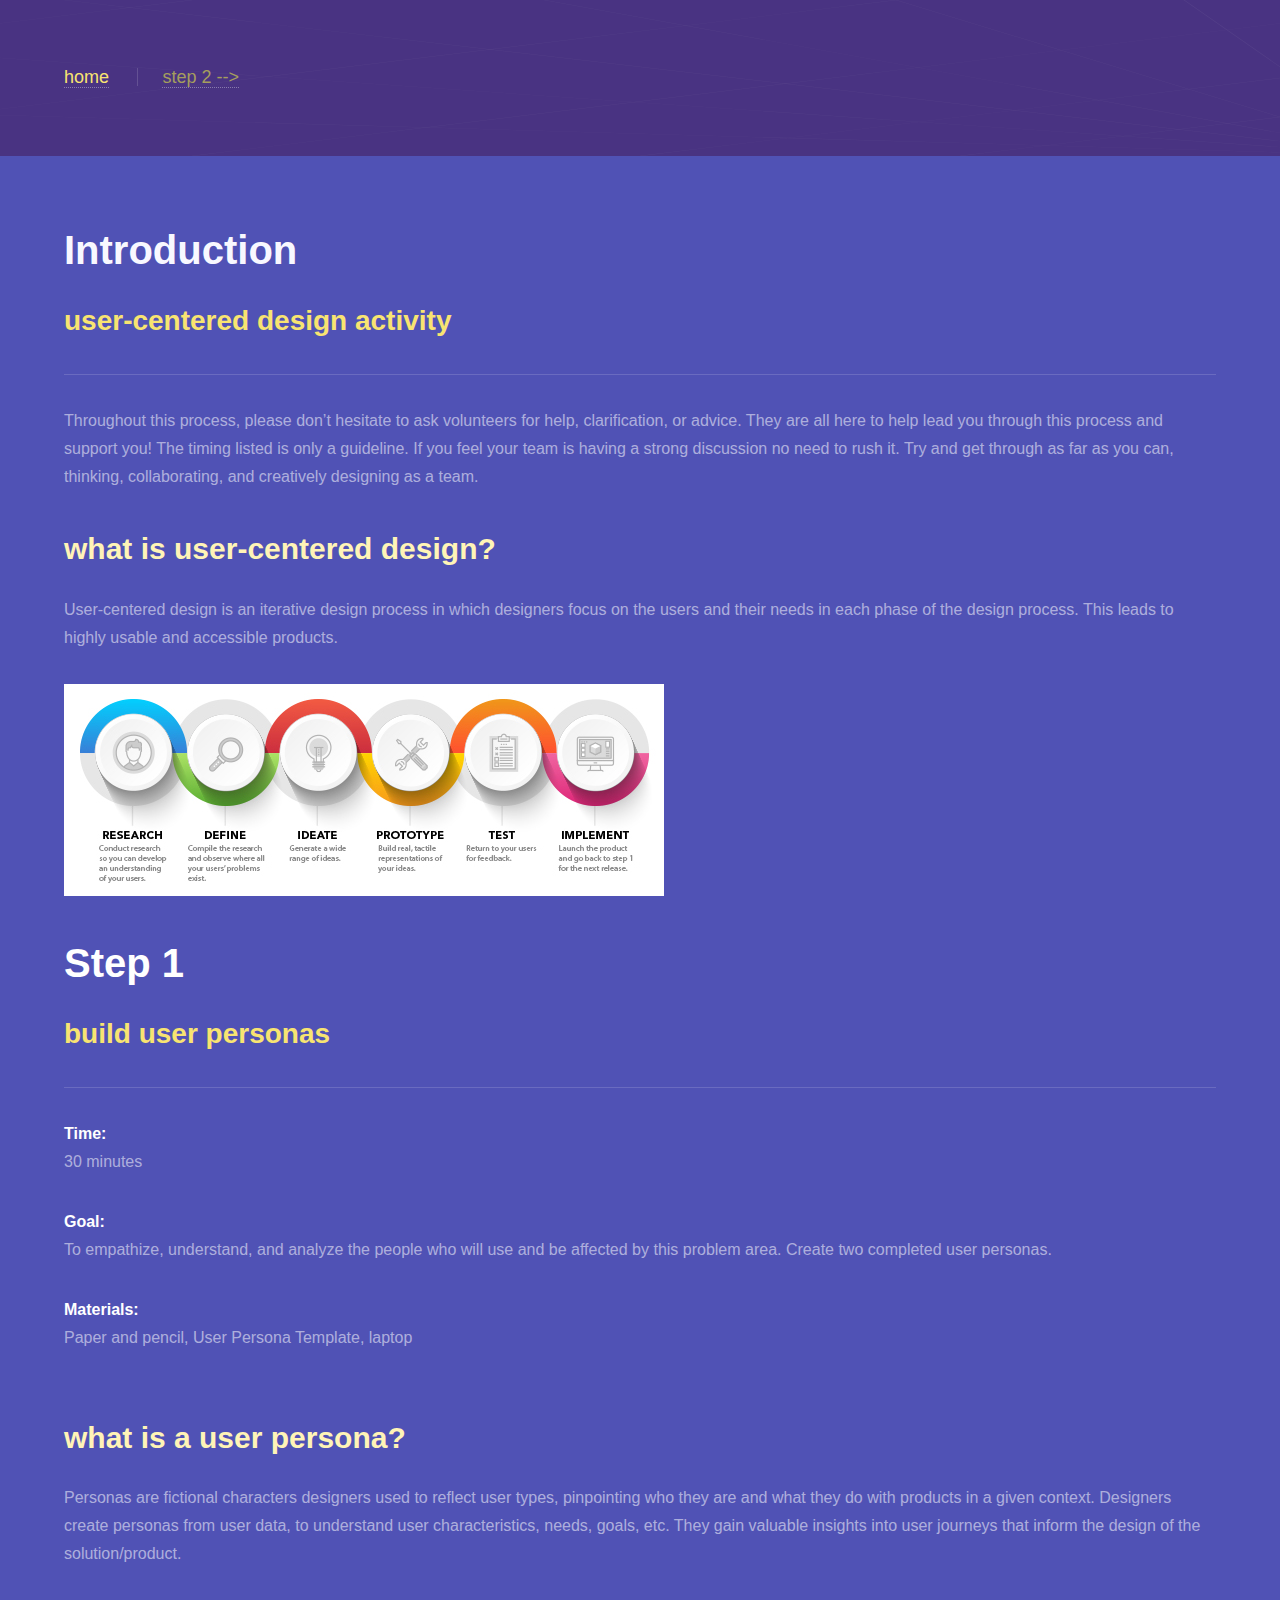
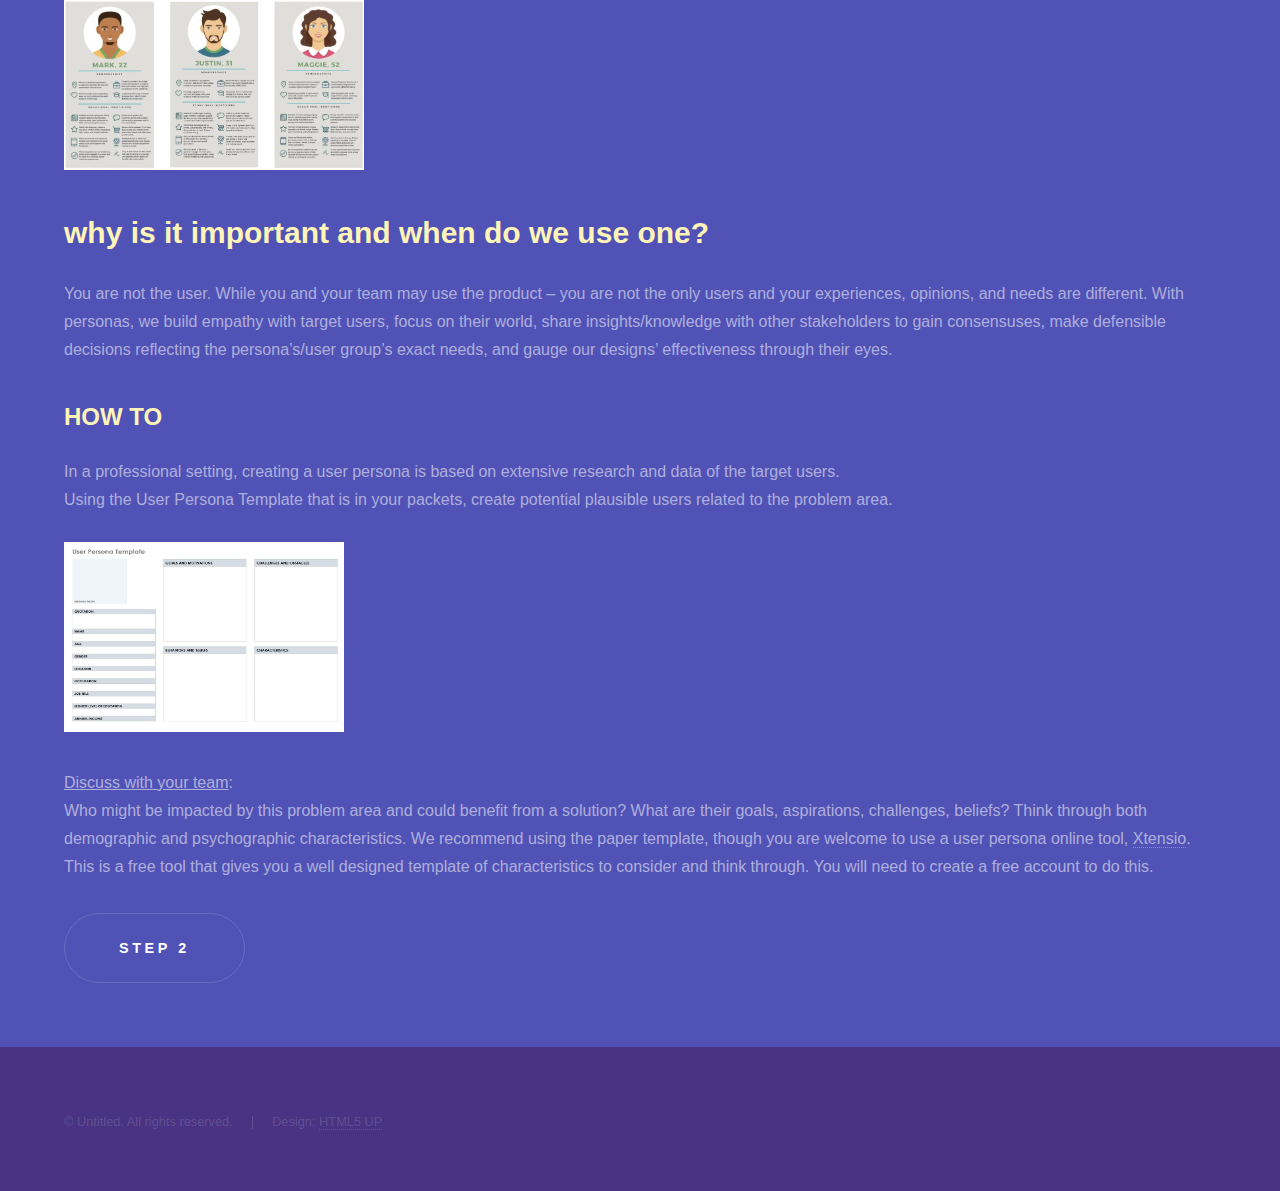
<file: step1.html>
<!DOCTYPE HTML>
<html>
	<head>
		<title>Informatics X Dream Project</title>
		<meta charset="utf-8" />
		<meta name="viewport" content="width=device-width, initial-scale=1, user-scalable=no" />
		<link rel="stylesheet" href="assets/css/main.css" />
		<noscript><link rel="stylesheet" href="assets/css/noscript.css" /></noscript>
	</head>
	<body class="is-preload">

		<!-- Wrapper -->
			<div id="wrapper">
                    <footer id="intro" class="wrapper style1-alt">
                            <div class="inner">
                                <ul class="menu">
                                    <li>
                                        <a href="index.html" style="font-size: 18px; color: rgb(248, 228, 113)">home</a>
                                    </li>
                                    <li><a href="step2.html" style="font-size: 18px; color: rgb(165, 158, 93)">step 2 --></a></li>
                                </ul>
                            </div>
                        </footer>

				<!-- One -->
					<section id="one" class="wrapper style2 spotlights">

						<div class="inner">
                            <div class="content">
                                <h1 style="color:ghostwhite">Introduction</h1>
                                <h2 style="color: rgb(248, 228, 113)">user-centered design activity</h2>
                                <hr>
                                <p>Throughout this process, please don’t hesitate to ask volunteers for help, clarification, or advice. They are all here to help 
                                    lead you through this process and support you! The timing listed is only a guideline. If you feel your team is having a strong
                                    discussion no need to rush it. Try and get through as far as you can, thinking, collaborating, and creatively designing as a team.
                                </p>


                                <p style="color: rgb(255, 244, 183); font-size: 30px; font-weight: 600; margin-bottom: 20px"> what is user-centered design?</p>
                                <p>User-centered design is an iterative design process in which designers 
                                    focus on the users and their needs in each phase of the design process. This leads to highly usable and accessible products.</p>
                                
                                <img src="images/user_design_process.jpg" data-position="center center"/>
                                <br>
                                <br>
                                <h1>Step 1</h1><h2 style="color: rgb(248, 228, 113)">build user personas</h2>
                                <hr>
                                <b>Time:</b><p>30 minutes</p>								
                                <b>Goal:</b><p>To empathize, understand, and analyze the people who will use and be affected by this problem area. Create two completed user personas.</p>
                                <b>Materials:</b><p>Paper and pencil, User Persona Template, laptop</p>
                                <br>

                                <p style="color: rgb(255, 244, 183); font-size: 30px; font-weight: 600; margin-bottom: 20px"> what is a user persona?</p>
                                <p>Personas are fictional characters designers used to reflect user types, pinpointing who they are and what they do with products in a given context. Designers create personas from user data, to understand user characteristics, needs, goals, etc. They gain valuable insights into user journeys that inform the design of the solution/product.</p>
                                
                                <img src="images/personas_example.JPG" width="300px" height="170px"/>
                                <br><br>

                                <p style="color:rgb(255, 244, 183); font-size: 30px; font-weight: 600; margin-bottom: 20px">why is it important and when do we use one?</p>
                                <p>You are not the user. While you and your team may use the product – you are not the only users and your experiences, opinions, and needs are different.
                                        With personas, we build empathy with target users, focus on their world, share insights/knowledge with other stakeholders to gain consensuses, make defensible decisions reflecting the persona’s/user group’s exact needs, and gauge our designs’ effectiveness through their eyes. 
                                </p>

                                <p style="color:rgb(255, 244, 183); font-size: 24px; font-weight: 600; margin-bottom: 20px">HOW TO</p>
                                <p>
                                    In a professional setting, creating a user persona is based on extensive research and data of the target users.<br>
                                    Using the User Persona Template that is in your packets, create potential plausible users related to the problem area. 
                                    
                                   <br><br> <img src="images/user_persona_capture.JPG" alt="" data-position="center center" width="280px" height="190px" />

                                   <br><br> <u>Discuss with your team</u>: <br> Who might be impacted by this problem area and could benefit from a solution? What are their goals, aspirations, challenges, beliefs? Think through both demographic and psychographic characteristics.   
                                    We recommend using the paper template, though you are welcome to use a user persona online tool, <a href="https://xtensio.com/how-to-create-a-persona/">Xtensio</a>. This is a free tool that gives you a well designed template of characteristics to consider and think through. You will need to create a free account to do this.                                       
                                </p>

                                <ul class="actions">
                                    <li><a href="step2.html" class="button">Step 2</a></li>
                                </ul>
                            </div>  
                            </div>                         
						</section>
						
					</section>

	
		<!-- Footer -->
			<footer id="footer" class="wrapper style1-alt">
				<div class="inner">
					<ul class="menu">
						<li>&copy; Untitled. All rights reserved.</li><li>Design: <a href="http://html5up.net">HTML5 UP</a></li>
					</ul>
				</div>
			</footer>

		<!-- Scripts -->
			<script src="assets/js/jquery.min.js"></script>
			<script src="assets/js/jquery.scrollex.min.js"></script>
			<script src="assets/js/jquery.scrolly.min.js"></script>
			<script src="assets/js/browser.min.js"></script>
			<script src="assets/js/breakpoints.min.js"></script>
			<script src="assets/js/util.js"></script>
			<script src="assets/js/main.js"></script>
	</body>
</html>
</file>
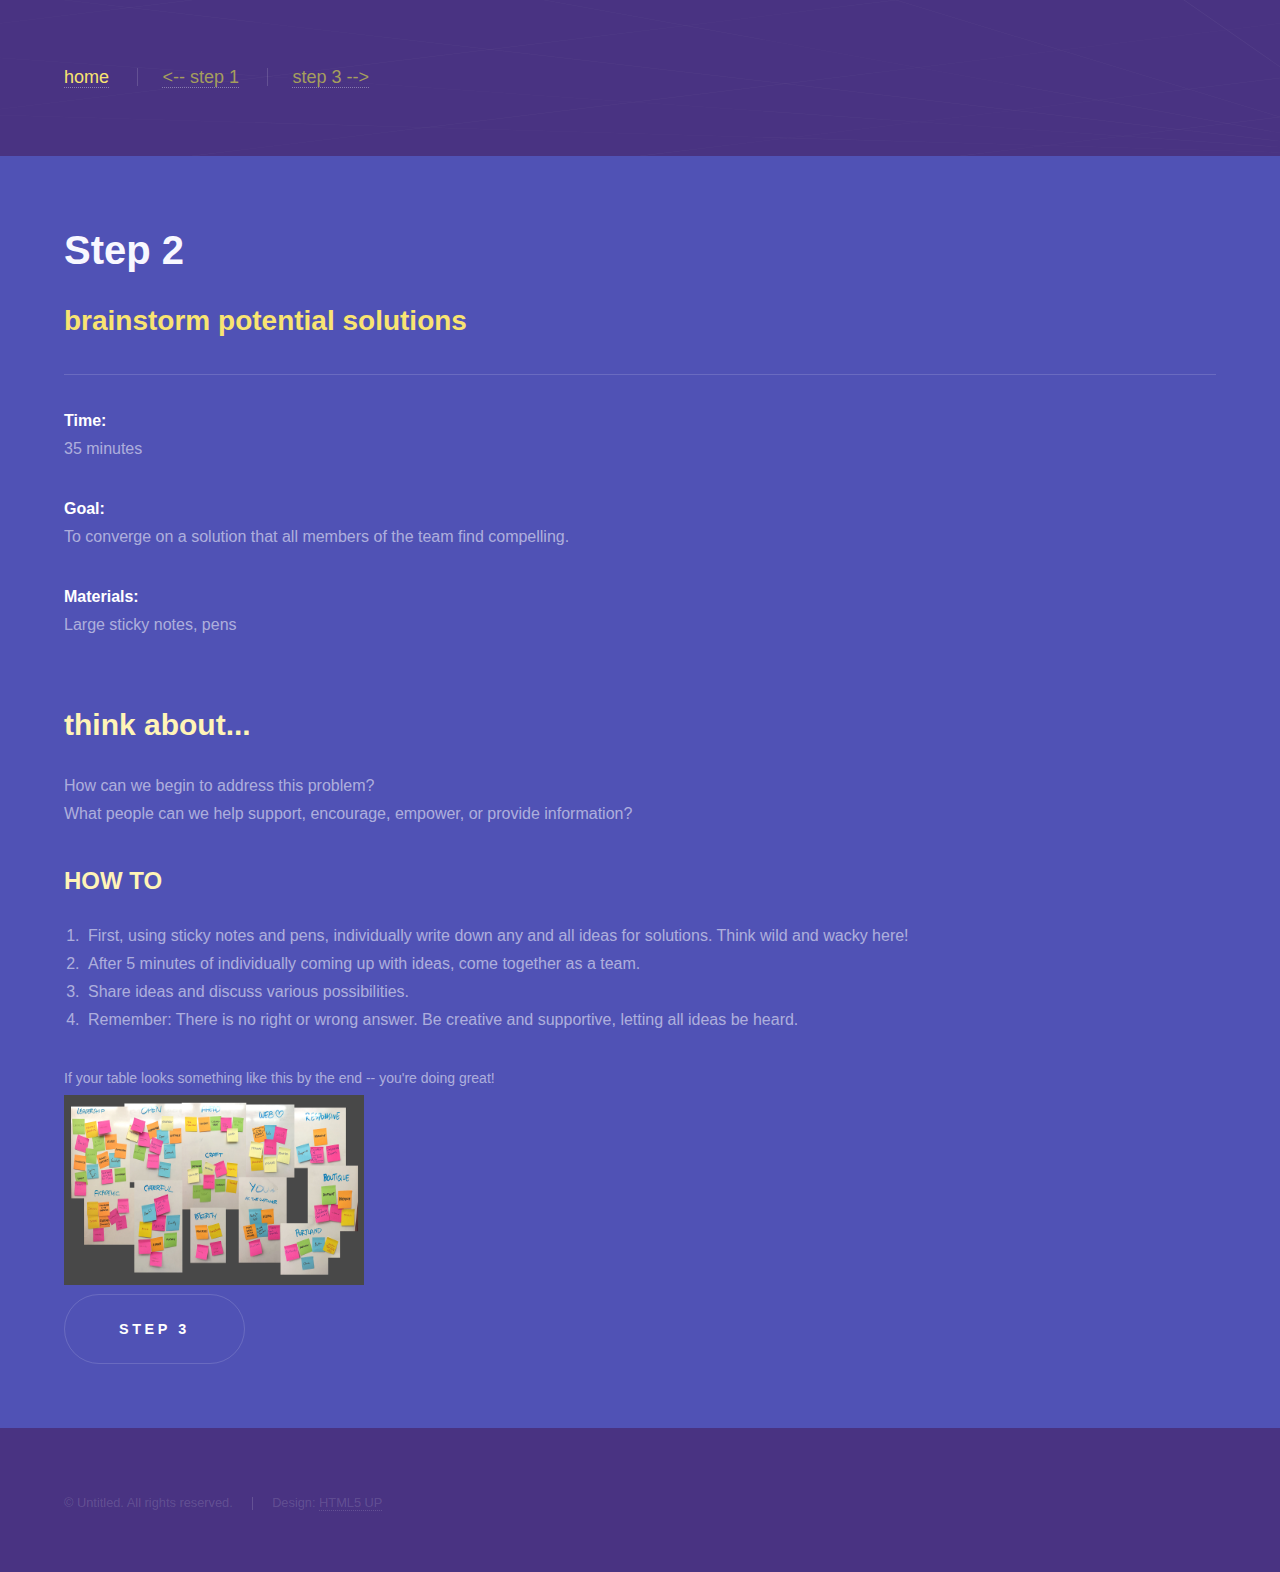
<file: step2.html>
<!DOCTYPE HTML>
<html>
	<head>
		<title>Informatics X Dream Project</title>
		<meta charset="utf-8" />
		<meta name="viewport" content="width=device-width, initial-scale=1, user-scalable=no" />
		<link rel="stylesheet" href="assets/css/main.css" />
		<noscript><link rel="stylesheet" href="assets/css/noscript.css" /></noscript>
	</head>
	<body class="is-preload">

		<!-- Wrapper -->
			<div id="wrapper">
                    <footer id="intro" class="wrapper style1-alt">
                            <div class="inner">
                                <ul class="menu">
                                        <li>
                                            <a href="index.html" style="font-size: 18px; color: rgb(248, 228, 113)">home</a>
                                        </li>
                                        <li><a href="step1.html" style="font-size: 18px; color: rgb(165, 158, 93)"><-- step 1</a></li>

                                        <li><a href="step3.html" style="font-size: 18px; color: rgb(165, 158, 93)">step 3 --></a></li>
                                </ul>
                            </div>
                        </footer>

				<!-- One -->
					<section id="one" class="wrapper style2 spotlights">

						<div class="inner">
                            <div class="content">
                                <h1 style="color:ghostwhite">Step 2</h1>
                                <h2 style="color: rgb(248, 228, 113)">brainstorm potential solutions</h2>
                                <hr>

                                <b>Time:</b><p>35 minutes</p>								
                                <b>Goal:</b><p> To converge on a solution that all members of the team find compelling.</p>
                                <b>Materials:</b><p> Large sticky notes, pens</p>
                                <!-- <img src="images/brainstorm_img.jpg" width="280px" height="190px"/> -->
                                <br>

                                <p style="color:rgb(255, 244, 183); font-size: 30px; font-weight: 600; margin-bottom: 20px">think about...</p>
                                <p>How can we begin to address this problem? <br>
                                   What people can we help support, encourage, empower, or provide information?
                                </p>

                                <p style="color:rgb(255, 244, 183); font-size: 24px; font-weight: 600; margin-bottom: 20px">HOW TO</p>
                                <ol>
                                    <li>First, using sticky notes and pens, individually write down any and all ideas for solutions. Think wild and wacky here!</li>
                                    <li>After 5 minutes of individually coming up with ideas, come together as a team.</li>
                                    <li>Share ideas and discuss various possibilities.</li>
                                    <li>Remember: There is no right or wrong answer. Be creative and supportive, letting all ideas be heard.</li>
                                </ol>
                                <p style="font-size: 14px; margin-bottom: 5px;">If your table looks something like this by the end -- you're doing great!</p>
                                <img src="images/sticky_brainstorm.jpg" width="300" height="190"/>

                                <ul class="actions">
                                    <li><a href="step3.html" class="button">Step 3</a></li>
                                </ul>
                            </div>  
                            </div>                         
						</section>
						
					</section>

	
		<!-- Footer -->
			<footer id="footer" class="wrapper style1-alt">
				<div class="inner">
					<ul class="menu">
						<li>&copy; Untitled. All rights reserved.</li><li>Design: <a href="http://html5up.net">HTML5 UP</a></li>
					</ul>
				</div>
			</footer>

		<!-- Scripts -->
			<script src="assets/js/jquery.min.js"></script>
			<script src="assets/js/jquery.scrollex.min.js"></script>
			<script src="assets/js/jquery.scrolly.min.js"></script>
			<script src="assets/js/browser.min.js"></script>
			<script src="assets/js/breakpoints.min.js"></script>
			<script src="assets/js/util.js"></script>
			<script src="assets/js/main.js"></script>
	</body>
</html>
</file>
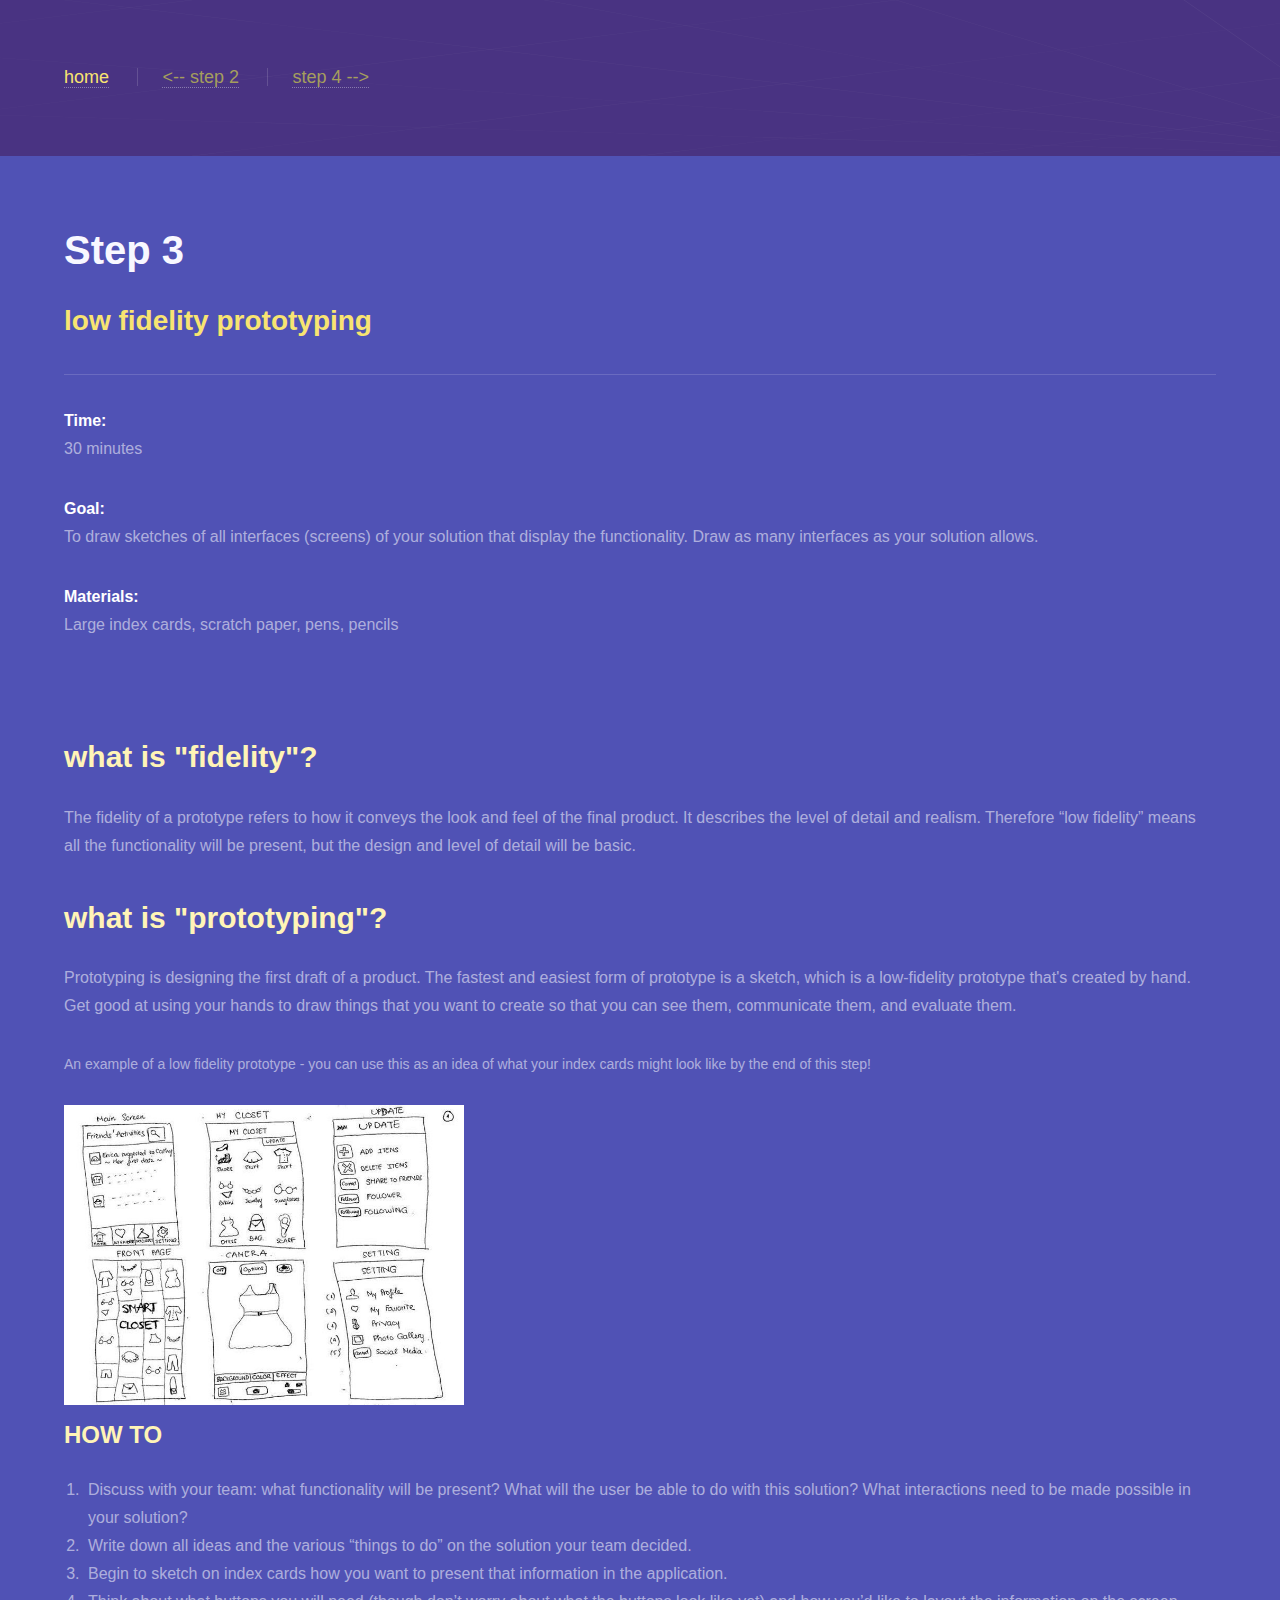
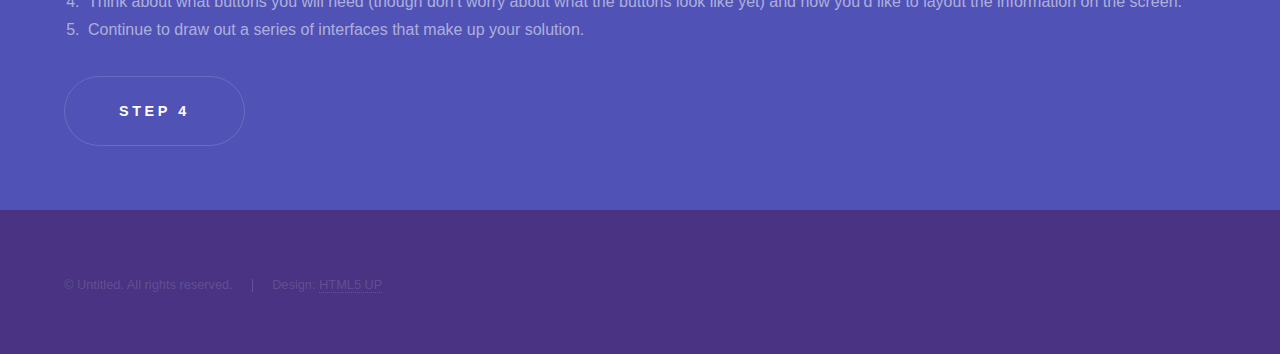
<file: step3.html>
<!DOCTYPE HTML>
<html>
	<head>
		<title>Informatics X Dream Project</title>
		<meta charset="utf-8" />
		<meta name="viewport" content="width=device-width, initial-scale=1, user-scalable=no" />
		<link rel="stylesheet" href="assets/css/main.css" />
		<noscript><link rel="stylesheet" href="assets/css/noscript.css" /></noscript>
	</head>
	<body class="is-preload">

		<!-- Wrapper -->
			<div id="wrapper">
                    <footer id="intro" class="wrapper style1-alt">
                            <div class="inner">
                                <ul class="menu">
                                        <li>
                                            <a href="index.html" style="font-size: 18px; color: rgb(248, 228, 113)">home</a>
                                        </li>
                                        <li><a href="step2.html" style="font-size: 18px; color: rgb(165, 158, 93)"><-- step 2</a></li>

                                        <li><a href="step4.html" style="font-size: 18px; color: rgb(165, 158, 93)">step 4 --></a></li>                                </ul>
                            </div>
                        </footer>

				<!-- One -->
					<section id="one" class="wrapper style2 spotlights">

						<div class="inner">
                            <div class="content">
                                <h1 style="color:ghostwhite">Step 3</h1>
                                <h2 style="color: rgb(248, 228, 113)">low fidelity prototyping</h2>
                                <hr>

                                <b>Time:</b><p>30 minutes</p>								
                                <b>Goal:</b><p>To draw sketches of all interfaces (screens) of your solution that display the functionality. Draw as many interfaces as your solution allows.</p>
                                <b>Materials:</b><p>Large index cards, scratch paper, pens, pencils <p>
                                <br>

                                <p style="color:rgb(255, 244, 183); font-size: 30px; font-weight: 600; margin-bottom: 20px">what is "fidelity"?</p>
                                <p>The fidelity of a prototype refers to how it conveys the look and feel of the final product. It describes the level of detail and realism. Therefore “low fidelity” means all the functionality will be present, but the design and level of detail will be basic.
                                </p>

                                <p style="color:rgb(255, 244, 183); font-size: 30px; font-weight: 600; margin-bottom: 20px">what is "prototyping"?</p>
                                <p>Prototyping is designing the first draft of a product. The fastest and easiest form of prototype is a sketch, which is a low-fidelity prototype that's created by hand. Get good at using your hands to draw things that you want to create so that you can see them, communicate them, and evaluate them.</p>
                                <p style="font-size: 14px">An example of a low fidelity prototype - you can use this as an idea of what your index cards might look like by the end of this step!</p>
                                <img src="images/image1.png" alt="" data-position="center center" height="300px" width="400px"/>
                                <br>
                                
                                <p style="color:rgb(255, 244, 183); font-size: 24px; font-weight: 600; margin-bottom: 20px">HOW TO</p>
                                <ol>
                                    <li>Discuss with your team: what functionality will be present? What will the user be able to do with this solution? What interactions need to be made possible in your solution?</li>
                                    <li>Write down all ideas and the various “things to do” on the solution your team decided.</li>
                                    <li>Begin to sketch on index cards how you want to present that information in the application. </li>
                                    <li>Think about what buttons you will need (though don’t worry about what the buttons look like yet) and how you’d like to layout the information on the screen.</li>
                                    <li>Continue to draw out a series of interfaces that make up your solution. </li>
                                </ol>

                                <ul class="actions">
                                    <li><a href="step4.html" class="button">Step 4</a></li>
                                </ul>
                            </div>  
                            </div>                         
						</section>
						
					</section>

	
		<!-- Footer -->
			<footer id="footer" class="wrapper style1-alt">
				<div class="inner">
					<ul class="menu">
						<li>&copy; Untitled. All rights reserved.</li><li>Design: <a href="http://html5up.net">HTML5 UP</a></li>
					</ul>
				</div>
			</footer>

		<!-- Scripts -->
			<script src="assets/js/jquery.min.js"></script>
			<script src="assets/js/jquery.scrollex.min.js"></script>
			<script src="assets/js/jquery.scrolly.min.js"></script>
			<script src="assets/js/browser.min.js"></script>
			<script src="assets/js/breakpoints.min.js"></script>
			<script src="assets/js/util.js"></script>
			<script src="assets/js/main.js"></script>
	</body>
</html>
</file>
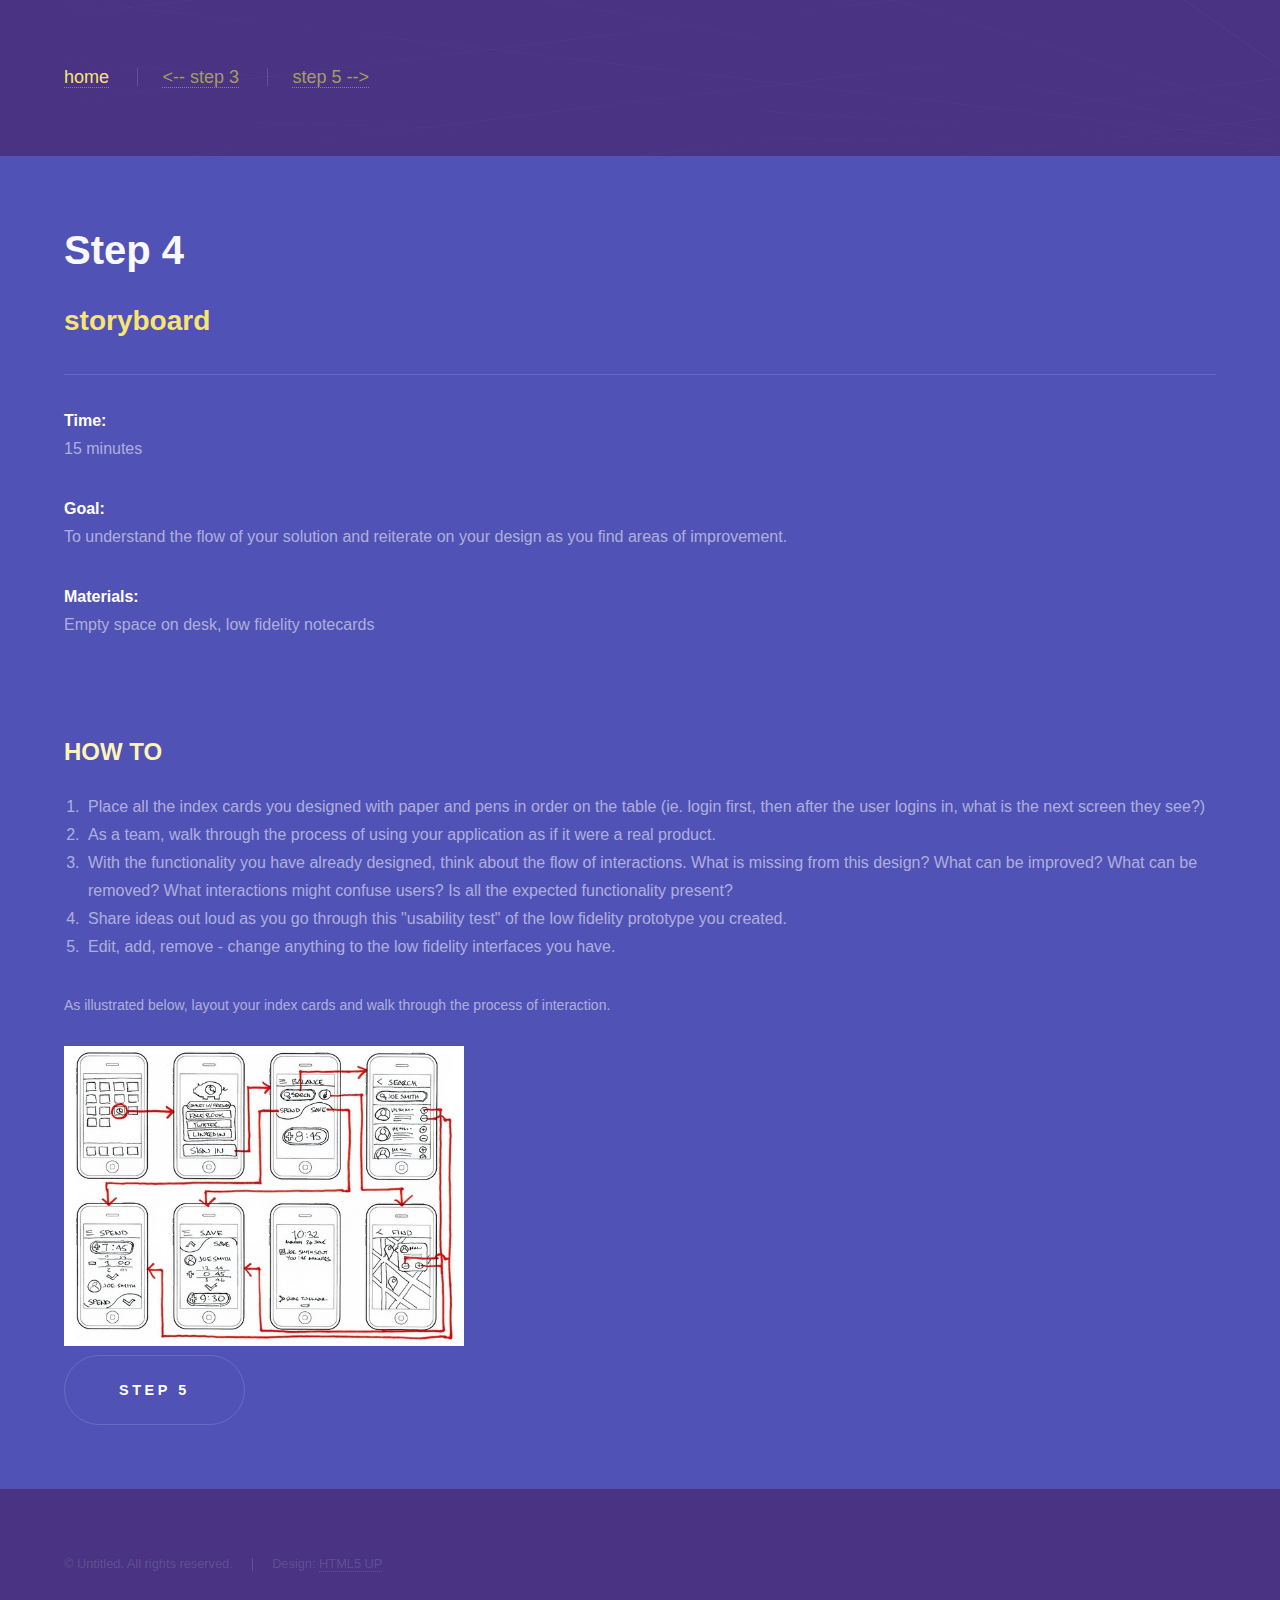
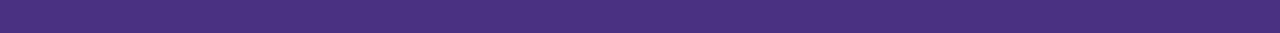
<file: step4.html>
<!DOCTYPE HTML>
<html>
	<head>
		<title>Informatics X Dream Project</title>
		<meta charset="utf-8" />
		<meta name="viewport" content="width=device-width, initial-scale=1, user-scalable=no" />
		<link rel="stylesheet" href="assets/css/main.css" />
		<noscript><link rel="stylesheet" href="assets/css/noscript.css" /></noscript>
	</head>
	<body class="is-preload">

		<!-- Wrapper -->
			<div id="wrapper">
                    <footer id="intro" class="wrapper style1-alt">
                            <div class="inner">
                                <ul class="menu">
                                        <li>
                                            <a href="index.html" style="font-size: 18px; color: rgb(248, 228, 113)">home</a>
                                        </li>
                                        <li><a href="step3.html" style="font-size: 18px; color: rgb(165, 158, 93)"><-- step 3</a></li>

                                        <li><a href="step5.html" style="font-size: 18px; color: rgb(165, 158, 93)">step 5 --></a></li>
                                </ul>
                            </div>
                        </footer>

				<!-- One -->
					<section id="one" class="wrapper style2 spotlights">

						<div class="inner">
                            <div class="content">
                                <h1 style="color:ghostwhite">Step 4</h1>
                                <h2 style="color: rgb(248, 228, 113)">storyboard</h2>
                                <hr>
                                <b>Time:</b><p>15 minutes</p>								
                                <b>Goal:</b><p>To understand the flow of your solution and reiterate on your design as you find areas of improvement.</p>
                                <b>Materials:</b><p>Empty space on desk, low fidelity notecards<p>
                                <br>
                                
                                <p style="color:rgb(255, 244, 183); font-size: 24px; font-weight: 600; margin-bottom: 20px">HOW TO</p>
                                <ol>
                                    <li>Place all the index cards you designed with paper and pens in order on the table (ie. login first, then after the user logins in, what is the next screen they see?)</li>
                                    <li>As a team, walk through the process of using your application as if it were a real product.</li>
                                    <li>With the functionality you have already designed, think about the flow of interactions. What is missing from this design? What can be improved? What can be removed? What interactions might confuse users? Is all the expected functionality present? </li>
                                    <li>Share ideas out loud as you go through this "usability test" of the low fidelity prototype you created.</li>
                                    <li>Edit, add, remove - change anything to the low fidelity interfaces you have.</li>
                                </ol>
                                
                                <p style="font-size:14px">As illustrated below, layout your index cards and walk through the process of interaction.</p>
                                <img src="images/flow.jpg" width="400" height="300"/>

                                <ul class="actions">
                                    <li><a href="step5.html" class="button">Step 5</a></li>
                                </ul>
                            </div>  
                            </div>                         
						</section>
						
					</section>

	
		<!-- Footer -->
			<footer id="footer" class="wrapper style1-alt">
				<div class="inner">
					<ul class="menu">
						<li>&copy; Untitled. All rights reserved.</li><li>Design: <a href="http://html5up.net">HTML5 UP</a></li>
					</ul>
				</div>
			</footer>

		<!-- Scripts -->
			<script src="assets/js/jquery.min.js"></script>
			<script src="assets/js/jquery.scrollex.min.js"></script>
			<script src="assets/js/jquery.scrolly.min.js"></script>
			<script src="assets/js/browser.min.js"></script>
			<script src="assets/js/breakpoints.min.js"></script>
			<script src="assets/js/util.js"></script>
			<script src="assets/js/main.js"></script>
	</body>
</html>
</file>
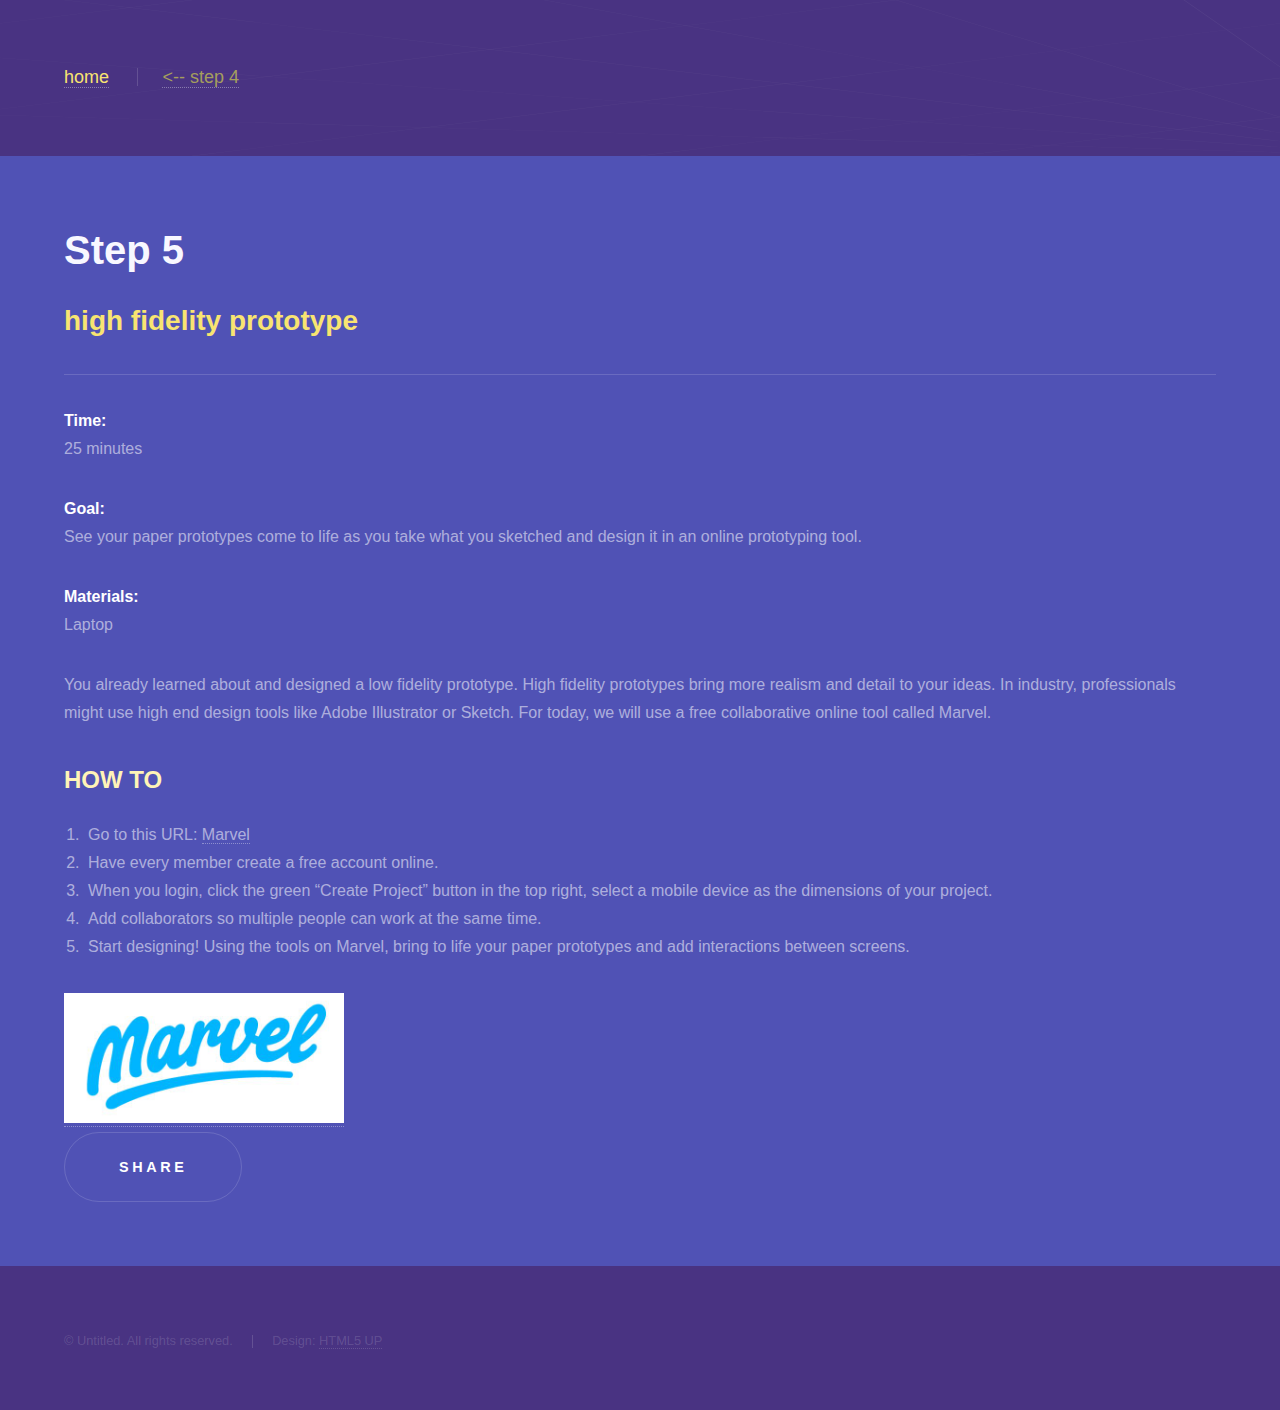
<file: step5.html>
<!DOCTYPE HTML>
<html>
	<head>
		<title>Informatics X Dream Project</title>
		<meta charset="utf-8" />
		<meta name="viewport" content="width=device-width, initial-scale=1, user-scalable=no" />
		<link rel="stylesheet" href="assets/css/main.css" />
		<noscript><link rel="stylesheet" href="assets/css/noscript.css" /></noscript>
	</head>
	<body class="is-preload">

		<!-- Wrapper -->
			<div id="wrapper">
                    <footer id="intro" class="wrapper style1-alt">
                            <div class="inner">
                                <ul class="menu">
                                    <li>
                                        <a href="index.html" style="font-size: 18px; color: rgb(248, 228, 113)">home</a>
                                    </li>
                                    <li><a href="step4.html" style="font-size: 18px; color: rgb(165, 158, 93)"><-- step 4</a></li>
                                </ul>
                            </div>
                        </footer>

				<!-- One -->
					<section id="one" class="wrapper style2 spotlights">

						<div class="inner">
                            <div class="content">
                                <h1 style="color:ghostwhite">Step 5</h1>
                                <h2 style="color: rgb(248, 228, 113)">high fidelity prototype</h2>
                                <hr>
                                <b>Time:</b><p>25 minutes</p>								
                                <b>Goal:</b><p>See your paper prototypes come to life as you take what you sketched and design it in an online prototyping tool.</p>
                                <b>Materials:</b><p>Laptop<p>
                                
                                <p>You already learned about and designed a low fidelity prototype. High fidelity prototypes bring more realism and detail to your ideas. In industry, professionals might use high end design tools like Adobe Illustrator or Sketch. For today, we will use a free collaborative online tool called Marvel.</p>

                                <p style="color:rgb(255, 244, 183); font-size: 24px; font-weight: 600; margin-bottom: 20px">HOW TO</p>
                                <ol>
                                    <li>Go to this URL: <a href="https://marvelapp.com">Marvel</a></li>
                                    <li>Have every member create a free account online.</li>
                                    <li>When you login, click the green “Create Project” button in the top right, select a mobile device as the dimensions of your project.</li>
                                    <li>Add collaborators so multiple people can work at the same time.</li>
                                    <li>Start designing! Using the tools on Marvel, bring to life your paper prototypes and add interactions between screens.</li>
                                </ol>
                                <a href="https://marvelapp.com"><img src="images/marvel.png" width="280" height="130"/></a>
                                <ul class="actions">
                                    <li><a href="https://help.marvelapp.com/hc/en-us/articles/208407175-Sharing-and-presenting-your-prototype" class="button">Share</a></li>
                                </ul>
                            </div>  
                            </div>                         
						</section>
						
					</section>

	
		<!-- Footer -->
			<footer id="footer" class="wrapper style1-alt">
				<div class="inner">
					<ul class="menu">
						<li>&copy; Untitled. All rights reserved.</li><li>Design: <a href="http://html5up.net">HTML5 UP</a></li>
					</ul>
				</div>
			</footer>

		<!-- Scripts -->
			<script src="assets/js/jquery.min.js"></script>
			<script src="assets/js/jquery.scrollex.min.js"></script>
			<script src="assets/js/jquery.scrolly.min.js"></script>
			<script src="assets/js/browser.min.js"></script>
			<script src="assets/js/breakpoints.min.js"></script>
			<script src="assets/js/util.js"></script>
			<script src="assets/js/main.js"></script>
	</body>
</html>
</file>
<file: assets/css/noscript.css>
/*
	Hyperspace by HTML5 UP
	html5up.net | @ajlkn
	Free for personal and commercial use under the CCA 3.0 license (html5up.net/license)
*/

/* Spotlights */

	.spotlights > section > .image:before {
		opacity: 0 !important;
	}

	.spotlights > section > .content > .inner {
		-moz-transform: none !important;
		-webkit-transform: none !important;
		-ms-transform: none !important;
		transform: none !important;
		opacity: 1 !important;
	}

/* Wrapper */

	.wrapper > .inner {
		opacity: 1 !important;
		-moz-transform: none !important;
		-webkit-transform: none !important;
		-ms-transform: none !important;
		transform: none !important;
	}

/* Sidebar */

	#sidebar > .inner {
		opacity: 1 !important;
	}

	#sidebar nav > ul > li {
		-moz-transform: none !important;
		-webkit-transform: none !important;
		-ms-transform: none !important;
		transform: none !important;
		opacity: 1 !important;
	}
</file>
<file: assets/css/main.css>
@import url(font-awesome.min.css);

/*
	Hyperspace by HTML5 UP
	html5up.net | @ajlkn
	Free for personal and commercial use under the CCA 3.0 license (html5up.net/license)
*/

html, body, div, span, applet, object,
iframe, h1, h2, h3, h4, h5, h6, p, blockquote,
pre, a, abbr, acronym, address, big, cite,
code, del, dfn, em, img, ins, kbd, q, s, samp,
small, strike, strong, sub, sup, tt, var, b,
u, i, center, dl, dt, dd, ol, ul, li, fieldset,
form, label, legend, table, caption, tbody,
tfoot, thead, tr, th, td, article, aside,
canvas, details, embed, figure, figcaption,
footer, header, hgroup, menu, nav, output, ruby,
section, summary, time, mark, audio, video {
	margin: 0;
	padding: 0;
	border: 0;
	font-size: 100%;
	font: inherit;
	vertical-align: baseline;}

article, aside, details, figcaption, figure,
footer, header, hgroup, menu, nav, section {
	display: block;}

body {
	line-height: 1;
}

ol, ul {
	list-style: none;
}

blockquote, q {
	quotes: none;
}

	blockquote:before, blockquote:after, q:before, q:after {
		content: '';
		content: none;
	}

table {
	border-collapse: collapse;
	border-spacing: 0;
}

body {
	-webkit-text-size-adjust: none;
}

mark {
	background-color: transparent;
	color: inherit;
}

input::-moz-focus-inner {
	border: 0;
	padding: 0;
}

input, select, textarea {
	-moz-appearance: none;
	-webkit-appearance: none;
	-ms-appearance: none;
	appearance: none;
}

/* Basic */

	@-ms-viewport {
		width: device-width;
	}

	body {
		-ms-overflow-style: scrollbar;
	}

	@media screen and (max-width: 480px) {

		html, body {
			min-width: 320px;
		}

	}

	html {
		box-sizing: border-box;
	}

	*, *:before, *:after {
		box-sizing: inherit;
	}

	body {
		background: #312450;
	}

		body.is-preload *, body.is-preload *:before, body.is-preload *:after {
			-moz-animation: none !important;
			-webkit-animation: none !important;
			-ms-animation: none !important;
			animation: none !important;
			-moz-transition: none !important;
			-webkit-transition: none !important;
			-ms-transition: none !important;
			transition: none !important;
		}

/* Type */

	body, input, select, textarea {
		color: rgba(255, 255, 255, 0.55);
		font-family: Arial, Helvetica, sans-serif;
		font-size: 16pt;
		font-weight: normal;
		line-height: 1.75;
	}

		@media screen and (max-width: 1680px) {

			body, input, select, textarea {
				font-size: 12pt;
			}

		}

		@media screen and (max-width: 1280px) {

			body, input, select, textarea {
				font-size: 12pt;
			}

		}

		@media screen and (max-width: 360px) {

			body, input, select, textarea {
				font-size: 12pt;
			}

		}

	a {
		-moz-transition: color 0.2s ease, border-bottom-color 0.2s ease;
		-webkit-transition: color 0.2s ease, border-bottom-color 0.2s ease;
		-ms-transition: color 0.2s ease, border-bottom-color 0.2s ease;
		transition: color 0.2s ease, border-bottom-color 0.2s ease;
		border-bottom: dotted 1px rgba(255, 255, 255, 0.35);
		color: inherit;
		text-decoration: none;
	}

		a:hover {
			border-bottom-color: transparent;
			color: #ffffff;
		}

	strong, b {
		color: #ffffff;
		font-weight: bold;
	}

	em, i {
		font-style: italic;
	}

	p {
		margin: 0 0 2em 0;
	}

	h1, h2, h3, h4, h5, h6 {
		color: #ffffff;
		font-weight: bold;
		line-height: 1.5;
		margin: 0 0 0.5em 0;
	}

		h1 a, h2 a, h3 a, h4 a, h5 a, h6 a {
			color: inherit;
			text-decoration: none;
		}

	h1 {
		font-size: 2.5em;
	}

		h1.major {
			margin: 0 0 1.3em 0;
			position: relative;
			padding-bottom: 0.35em;
		}

			h1.major:after {
				background-image: -moz-linear-gradient(to right, #5e42a6, #b74e91);
				background-image: -webkit-linear-gradient(to right, #5e42a6, #b74e91);
				background-image: -ms-linear-gradient(to right, #5e42a6, #b74e91);
				background-image: linear-gradient(to right, #5e42a6, #b74e91);
				-moz-transition: max-width 0.2s ease;
				-webkit-transition: max-width 0.2s ease;
				-ms-transition: max-width 0.2s ease;
				transition: max-width 0.2s ease;
				border-radius: 0.2em;
				bottom: 0;
				content: '';
				height: 0.05em;
				position: absolute;
				right: 0;
				width: 100%;
			}

	h2 {
		font-size: 1.75em;
	}

	h3 {
		font-size: 1.1em;
	}

	h4 {
		font-size: 1em;
	}

	h5 {
		font-size: 0.8em;
	}

	h6 {
		font-size: 0.6em;
	}

	@media screen and (max-width: 736px) {

		h1 {
			font-size: 2em;
		}

		h2 {
			font-size: 1.25em;
		}

		h3 {
			font-size: 1em;
		}

		h4 {
			font-size: 0.8em;
		}

		h5 {
			font-size: 0.6em;
		}

		h6 {
			font-size: 0.6em;
		}

	}

	sub {
		font-size: 0.8em;
		position: relative;
		top: 0.5em;
	}

	sup {
		font-size: 0.8em;
		position: relative;
		top: -0.5em;
	}

	blockquote {
		border-left: solid 4px rgba(255, 255, 255, 0.15);
		font-style: italic;
		margin: 0 0 2em 0;
		padding: 0.5em 0 0.5em 2em;
	}

	code {
		background: rgba(255, 255, 255, 0.05);
		border-radius: 0.25em;
		border: solid 1px rgba(255, 255, 255, 0.15);
		font-family: "Courier New", monospace;
		font-size: 0.9em;
		margin: 0 0.25em;
		padding: 0.25em 0.65em;
	}

	pre {
		-webkit-overflow-scrolling: touch;
		font-family: "Courier New", monospace;
		font-size: 0.9em;
		margin: 0 0 2em 0;
	}

		pre code {
			display: block;
			line-height: 1.75em;
			padding: 1em 1.5em;
			overflow-x: auto;
		}

	hr {
		border: 0;
		border-bottom: solid 1px rgba(255, 255, 255, 0.15);
		margin: 2em 0;
	}

		hr.major {
			margin: 3em 0;
		}

	.align-left {
		text-align: left;
	}

	.align-center {
		text-align: center;
	}

	.align-right {
		text-align: right;
	}

/* Row */

	.row {
		display: flex;
		flex-wrap: wrap;
		box-sizing: border-box;
		align-items: stretch;
	}

		.row > * {
			box-sizing: border-box;
		}

		.row.gtr-uniform > * > :last-child {
			margin-bottom: 0;
		}

		.row.aln-left {
			justify-content: flex-start;
		}

		.row.aln-center {
			justify-content: center;
		}

		.row.aln-right {
			justify-content: flex-end;
		}

		.row.aln-top {
			align-items: flex-start;
		}

		.row.aln-middle {
			align-items: center;
		}

		.row.aln-bottom {
			align-items: flex-end;
		}

		.row > .imp {
			order: -1;
		}

		.row > .col-1 {
			width: 8.3333333333%;
		}

		.row > .off-1 {
			margin-left: 8.3333333333%;
		}

		.row > .col-2 {
			width: 16.6666666667%;
		}

		.row > .off-2 {
			margin-left: 16.6666666667%;
		}

		.row > .col-3 {
			width: 25%;
		}

		.row > .off-3 {
			margin-left: 25%;
		}

		.row > .col-4 {
			width: 33.3333333333%;
		}

		.row > .off-4 {
			margin-left: 33.3333333333%;
		}

		.row > .col-5 {
			width: 41.6666666667%;
		}

		.row > .off-5 {
			margin-left: 41.6666666667%;
		}

		.row > .col-6 {
			width: 50%;
		}

		.row > .off-6 {
			margin-left: 50%;
		}

		.row > .col-7 {
			width: 58.3333333333%;
		}

		.row > .off-7 {
			margin-left: 58.3333333333%;
		}

		.row > .col-8 {
			width: 66.6666666667%;
		}

		.row > .off-8 {
			margin-left: 66.6666666667%;
		}

		.row > .col-9 {
			width: 75%;
		}

		.row > .off-9 {
			margin-left: 75%;
		}

		.row > .col-10 {
			width: 83.3333333333%;
		}

		.row > .off-10 {
			margin-left: 83.3333333333%;
		}

		.row > .col-11 {
			width: 91.6666666667%;
		}

		.row > .off-11 {
			margin-left: 91.6666666667%;
		}

		.row > .col-12 {
			width: 100%;
		}

		.row > .off-12 {
			margin-left: 100%;
		}

		.row.gtr-0 {
			margin-top: 0;
			margin-left: 0em;
		}

			.row.gtr-0 > * {
				padding: 0 0 0 0em;
			}

			.row.gtr-0.gtr-uniform {
				margin-top: 0em;
			}

				.row.gtr-0.gtr-uniform > * {
					padding-top: 0em;
				}

		.row.gtr-25 {
			margin-top: 0;
			margin-left: -0.375em;
		}

			.row.gtr-25 > * {
				padding: 0 0 0 0.375em;
			}

			.row.gtr-25.gtr-uniform {
				margin-top: -0.375em;
			}

				.row.gtr-25.gtr-uniform > * {
					padding-top: 0.375em;
				}

		.row.gtr-50 {
			margin-top: 0;
			margin-left: -0.75em;
		}

			.row.gtr-50 > * {
				padding: 0 0 0 0.75em;
			}

			.row.gtr-50.gtr-uniform {
				margin-top: -0.75em;
			}

				.row.gtr-50.gtr-uniform > * {
					padding-top: 0.75em;
				}

		.row {
			margin-top: 0;
			margin-left: -1.5em;
		}

			.row > * {
				padding: 0 0 0 1.5em;
			}

			.row.gtr-uniform {
				margin-top: -1.5em;
			}

				.row.gtr-uniform > * {
					padding-top: 1.5em;
				}

		.row.gtr-150 {
			margin-top: 0;
			margin-left: -2.25em;
		}

			.row.gtr-150 > * {
				padding: 0 0 0 2.25em;
			}

			.row.gtr-150.gtr-uniform {
				margin-top: -2.25em;
			}

				.row.gtr-150.gtr-uniform > * {
					padding-top: 2.25em;
				}

		.row.gtr-200 {
			margin-top: 0;
			margin-left: -3em;
		}

			.row.gtr-200 > * {
				padding: 0 0 0 3em;
			}

			.row.gtr-200.gtr-uniform {
				margin-top: -3em;
			}

				.row.gtr-200.gtr-uniform > * {
					padding-top: 3em;
				}

		@media screen and (max-width: 1680px) {

			.row {
				display: flex;
				flex-wrap: wrap;
				box-sizing: border-box;
				align-items: stretch;
			}

				.row > * {
					box-sizing: border-box;
				}

				.row.gtr-uniform > * > :last-child {
					margin-bottom: 0;
				}

				.row.aln-left {
					justify-content: flex-start;
				}

				.row.aln-center {
					justify-content: center;
				}

				.row.aln-right {
					justify-content: flex-end;
				}

				.row.aln-top {
					align-items: flex-start;
				}

				.row.aln-middle {
					align-items: center;
				}

				.row.aln-bottom {
					align-items: flex-end;
				}

				.row > .imp-xlarge {
					order: -1;
				}

				.row > .col-1-xlarge {
					width: 8.3333333333%;
				}

				.row > .off-1-xlarge {
					margin-left: 8.3333333333%;
				}

				.row > .col-2-xlarge {
					width: 16.6666666667%;
				}

				.row > .off-2-xlarge {
					margin-left: 16.6666666667%;
				}

				.row > .col-3-xlarge {
					width: 25%;
				}

				.row > .off-3-xlarge {
					margin-left: 25%;
				}

				.row > .col-4-xlarge {
					width: 33.3333333333%;
				}

				.row > .off-4-xlarge {
					margin-left: 33.3333333333%;
				}

				.row > .col-5-xlarge {
					width: 41.6666666667%;
				}

				.row > .off-5-xlarge {
					margin-left: 41.6666666667%;
				}

				.row > .col-6-xlarge {
					width: 50%;
				}

				.row > .off-6-xlarge {
					margin-left: 50%;
				}

				.row > .col-7-xlarge {
					width: 58.3333333333%;
				}

				.row > .off-7-xlarge {
					margin-left: 58.3333333333%;
				}

				.row > .col-8-xlarge {
					width: 66.6666666667%;
				}

				.row > .off-8-xlarge {
					margin-left: 66.6666666667%;
				}

				.row > .col-9-xlarge {
					width: 75%;
				}

				.row > .off-9-xlarge {
					margin-left: 75%;
				}

				.row > .col-10-xlarge {
					width: 83.3333333333%;
				}

				.row > .off-10-xlarge {
					margin-left: 83.3333333333%;
				}

				.row > .col-11-xlarge {
					width: 91.6666666667%;
				}

				.row > .off-11-xlarge {
					margin-left: 91.6666666667%;
				}

				.row > .col-12-xlarge {
					width: 100%;
				}

				.row > .off-12-xlarge {
					margin-left: 100%;
				}

				.row.gtr-0 {
					margin-top: 0;
					margin-left: 0em;
				}

					.row.gtr-0 > * {
						padding: 0 0 0 0em;
					}

					.row.gtr-0.gtr-uniform {
						margin-top: 0em;
					}

						.row.gtr-0.gtr-uniform > * {
							padding-top: 0em;
						}

				.row.gtr-25 {
					margin-top: 0;
					margin-left: -0.375em;
				}

					.row.gtr-25 > * {
						padding: 0 0 0 0.375em;
					}

					.row.gtr-25.gtr-uniform {
						margin-top: -0.375em;
					}

						.row.gtr-25.gtr-uniform > * {
							padding-top: 0.375em;
						}

				.row.gtr-50 {
					margin-top: 0;
					margin-left: -0.75em;
				}

					.row.gtr-50 > * {
						padding: 0 0 0 0.75em;
					}

					.row.gtr-50.gtr-uniform {
						margin-top: -0.75em;
					}

						.row.gtr-50.gtr-uniform > * {
							padding-top: 0.75em;
						}

				.row {
					margin-top: 0;
					margin-left: -1.5em;
				}

					.row > * {
						padding: 0 0 0 1.5em;
					}

					.row.gtr-uniform {
						margin-top: -1.5em;
					}

						.row.gtr-uniform > * {
							padding-top: 1.5em;
						}

				.row.gtr-150 {
					margin-top: 0;
					margin-left: -2.25em;
				}

					.row.gtr-150 > * {
						padding: 0 0 0 2.25em;
					}

					.row.gtr-150.gtr-uniform {
						margin-top: -2.25em;
					}

						.row.gtr-150.gtr-uniform > * {
							padding-top: 2.25em;
						}

				.row.gtr-200 {
					margin-top: 0;
					margin-left: -3em;
				}

					.row.gtr-200 > * {
						padding: 0 0 0 3em;
					}

					.row.gtr-200.gtr-uniform {
						margin-top: -3em;
					}

						.row.gtr-200.gtr-uniform > * {
							padding-top: 3em;
						}

		}

		@media screen and (max-width: 1280px) {

			.row {
				display: flex;
				flex-wrap: wrap;
				box-sizing: border-box;
				align-items: stretch;
			}

				.row > * {
					box-sizing: border-box;
				}

				.row.gtr-uniform > * > :last-child {
					margin-bottom: 0;
				}

				.row.aln-left {
					justify-content: flex-start;
				}

				.row.aln-center {
					justify-content: center;
				}

				.row.aln-right {
					justify-content: flex-end;
				}

				.row.aln-top {
					align-items: flex-start;
				}

				.row.aln-middle {
					align-items: center;
				}

				.row.aln-bottom {
					align-items: flex-end;
				}

				.row > .imp-large {
					order: -1;
				}

				.row > .col-1-large {
					width: 8.3333333333%;
				}

				.row > .off-1-large {
					margin-left: 8.3333333333%;
				}

				.row > .col-2-large {
					width: 16.6666666667%;
				}

				.row > .off-2-large {
					margin-left: 16.6666666667%;
				}

				.row > .col-3-large {
					width: 25%;
				}

				.row > .off-3-large {
					margin-left: 25%;
				}

				.row > .col-4-large {
					width: 33.3333333333%;
				}

				.row > .off-4-large {
					margin-left: 33.3333333333%;
				}

				.row > .col-5-large {
					width: 41.6666666667%;
				}

				.row > .off-5-large {
					margin-left: 41.6666666667%;
				}

				.row > .col-6-large {
					width: 50%;
				}

				.row > .off-6-large {
					margin-left: 50%;
				}

				.row > .col-7-large {
					width: 58.3333333333%;
				}

				.row > .off-7-large {
					margin-left: 58.3333333333%;
				}

				.row > .col-8-large {
					width: 66.6666666667%;
				}

				.row > .off-8-large {
					margin-left: 66.6666666667%;
				}

				.row > .col-9-large {
					width: 75%;
				}

				.row > .off-9-large {
					margin-left: 75%;
				}

				.row > .col-10-large {
					width: 83.3333333333%;
				}

				.row > .off-10-large {
					margin-left: 83.3333333333%;
				}

				.row > .col-11-large {
					width: 91.6666666667%;
				}

				.row > .off-11-large {
					margin-left: 91.6666666667%;
				}

				.row > .col-12-large {
					width: 100%;
				}

				.row > .off-12-large {
					margin-left: 100%;
				}

				.row.gtr-0 {
					margin-top: 0;
					margin-left: 0em;
				}

					.row.gtr-0 > * {
						padding: 0 0 0 0em;
					}

					.row.gtr-0.gtr-uniform {
						margin-top: 0em;
					}

						.row.gtr-0.gtr-uniform > * {
							padding-top: 0em;
						}

				.row.gtr-25 {
					margin-top: 0;
					margin-left: -0.375em;
				}

					.row.gtr-25 > * {
						padding: 0 0 0 0.375em;
					}

					.row.gtr-25.gtr-uniform {
						margin-top: -0.375em;
					}

						.row.gtr-25.gtr-uniform > * {
							padding-top: 0.375em;
						}

				.row.gtr-50 {
					margin-top: 0;
					margin-left: -0.75em;
				}

					.row.gtr-50 > * {
						padding: 0 0 0 0.75em;
					}

					.row.gtr-50.gtr-uniform {
						margin-top: -0.75em;
					}

						.row.gtr-50.gtr-uniform > * {
							padding-top: 0.75em;
						}

				.row {
					margin-top: 0;
					margin-left: -1.5em;
				}

					.row > * {
						padding: 0 0 0 1.5em;
					}

					.row.gtr-uniform {
						margin-top: -1.5em;
					}

						.row.gtr-uniform > * {
							padding-top: 1.5em;
						}

				.row.gtr-150 {
					margin-top: 0;
					margin-left: -2.25em;
				}

					.row.gtr-150 > * {
						padding: 0 0 0 2.25em;
					}

					.row.gtr-150.gtr-uniform {
						margin-top: -2.25em;
					}

						.row.gtr-150.gtr-uniform > * {
							padding-top: 2.25em;
						}

				.row.gtr-200 {
					margin-top: 0;
					margin-left: -3em;
				}

					.row.gtr-200 > * {
						padding: 0 0 0 3em;
					}

					.row.gtr-200.gtr-uniform {
						margin-top: -3em;
					}

						.row.gtr-200.gtr-uniform > * {
							padding-top: 3em;
						}

		}

		@media screen and (max-width: 980px) {

			.row {
				display: flex;
				flex-wrap: wrap;
				box-sizing: border-box;
				align-items: stretch;
			}

				.row > * {
					box-sizing: border-box;
				}

				.row.gtr-uniform > * > :last-child {
					margin-bottom: 0;
				}

				.row.aln-left {
					justify-content: flex-start;
				}

				.row.aln-center {
					justify-content: center;
				}

				.row.aln-right {
					justify-content: flex-end;
				}

				.row.aln-top {
					align-items: flex-start;
				}

				.row.aln-middle {
					align-items: center;
				}

				.row.aln-bottom {
					align-items: flex-end;
				}

				.row > .imp-medium {
					order: -1;
				}

				.row > .col-1-medium {
					width: 8.3333333333%;
				}

				.row > .off-1-medium {
					margin-left: 8.3333333333%;
				}

				.row > .col-2-medium {
					width: 16.6666666667%;
				}

				.row > .off-2-medium {
					margin-left: 16.6666666667%;
				}

				.row > .col-3-medium {
					width: 25%;
				}

				.row > .off-3-medium {
					margin-left: 25%;
				}

				.row > .col-4-medium {
					width: 33.3333333333%;
				}

				.row > .off-4-medium {
					margin-left: 33.3333333333%;
				}

				.row > .col-5-medium {
					width: 41.6666666667%;
				}

				.row > .off-5-medium {
					margin-left: 41.6666666667%;
				}

				.row > .col-6-medium {
					width: 50%;
				}

				.row > .off-6-medium {
					margin-left: 50%;
				}

				.row > .col-7-medium {
					width: 58.3333333333%;
				}

				.row > .off-7-medium {
					margin-left: 58.3333333333%;
				}

				.row > .col-8-medium {
					width: 66.6666666667%;
				}

				.row > .off-8-medium {
					margin-left: 66.6666666667%;
				}

				.row > .col-9-medium {
					width: 75%;
				}

				.row > .off-9-medium {
					margin-left: 75%;
				}

				.row > .col-10-medium {
					width: 83.3333333333%;
				}

				.row > .off-10-medium {
					margin-left: 83.3333333333%;
				}

				.row > .col-11-medium {
					width: 91.6666666667%;
				}

				.row > .off-11-medium {
					margin-left: 91.6666666667%;
				}

				.row > .col-12-medium {
					width: 100%;
				}

				.row > .off-12-medium {
					margin-left: 100%;
				}

				.row.gtr-0 {
					margin-top: 0;
					margin-left: 0em;
				}

					.row.gtr-0 > * {
						padding: 0 0 0 0em;
					}

					.row.gtr-0.gtr-uniform {
						margin-top: 0em;
					}

						.row.gtr-0.gtr-uniform > * {
							padding-top: 0em;
						}

				.row.gtr-25 {
					margin-top: 0;
					margin-left: -0.375em;
				}

					.row.gtr-25 > * {
						padding: 0 0 0 0.375em;
					}

					.row.gtr-25.gtr-uniform {
						margin-top: -0.375em;
					}

						.row.gtr-25.gtr-uniform > * {
							padding-top: 0.375em;
						}

				.row.gtr-50 {
					margin-top: 0;
					margin-left: -0.75em;
				}

					.row.gtr-50 > * {
						padding: 0 0 0 0.75em;
					}

					.row.gtr-50.gtr-uniform {
						margin-top: -0.75em;
					}

						.row.gtr-50.gtr-uniform > * {
							padding-top: 0.75em;
						}

				.row {
					margin-top: 0;
					margin-left: -1.5em;
				}

					.row > * {
						padding: 0 0 0 1.5em;
					}

					.row.gtr-uniform {
						margin-top: -1.5em;
					}

						.row.gtr-uniform > * {
							padding-top: 1.5em;
						}

				.row.gtr-150 {
					margin-top: 0;
					margin-left: -2.25em;
				}

					.row.gtr-150 > * {
						padding: 0 0 0 2.25em;
					}

					.row.gtr-150.gtr-uniform {
						margin-top: -2.25em;
					}

						.row.gtr-150.gtr-uniform > * {
							padding-top: 2.25em;
						}

				.row.gtr-200 {
					margin-top: 0;
					margin-left: -3em;
				}

					.row.gtr-200 > * {
						padding: 0 0 0 3em;
					}

					.row.gtr-200.gtr-uniform {
						margin-top: -3em;
					}

						.row.gtr-200.gtr-uniform > * {
							padding-top: 3em;
						}

		}

		@media screen and (max-width: 736px) {

			.row {
				display: flex;
				flex-wrap: wrap;
				box-sizing: border-box;
				align-items: stretch;
			}

				.row > * {
					box-sizing: border-box;
				}

				.row.gtr-uniform > * > :last-child {
					margin-bottom: 0;
				}

				.row.aln-left {
					justify-content: flex-start;
				}

				.row.aln-center {
					justify-content: center;
				}

				.row.aln-right {
					justify-content: flex-end;
				}

				.row.aln-top {
					align-items: flex-start;
				}

				.row.aln-middle {
					align-items: center;
				}

				.row.aln-bottom {
					align-items: flex-end;
				}

				.row > .imp-small {
					order: -1;
				}

				.row > .col-1-small {
					width: 8.3333333333%;
				}

				.row > .off-1-small {
					margin-left: 8.3333333333%;
				}

				.row > .col-2-small {
					width: 16.6666666667%;
				}

				.row > .off-2-small {
					margin-left: 16.6666666667%;
				}

				.row > .col-3-small {
					width: 25%;
				}

				.row > .off-3-small {
					margin-left: 25%;
				}

				.row > .col-4-small {
					width: 33.3333333333%;
				}

				.row > .off-4-small {
					margin-left: 33.3333333333%;
				}

				.row > .col-5-small {
					width: 41.6666666667%;
				}

				.row > .off-5-small {
					margin-left: 41.6666666667%;
				}

				.row > .col-6-small {
					width: 50%;
				}

				.row > .off-6-small {
					margin-left: 50%;
				}

				.row > .col-7-small {
					width: 58.3333333333%;
				}

				.row > .off-7-small {
					margin-left: 58.3333333333%;
				}

				.row > .col-8-small {
					width: 66.6666666667%;
				}

				.row > .off-8-small {
					margin-left: 66.6666666667%;
				}

				.row > .col-9-small {
					width: 75%;
				}

				.row > .off-9-small {
					margin-left: 75%;
				}

				.row > .col-10-small {
					width: 83.3333333333%;
				}

				.row > .off-10-small {
					margin-left: 83.3333333333%;
				}

				.row > .col-11-small {
					width: 91.6666666667%;
				}

				.row > .off-11-small {
					margin-left: 91.6666666667%;
				}

				.row > .col-12-small {
					width: 100%;
				}

				.row > .off-12-small {
					margin-left: 100%;
				}

				.row.gtr-0 {
					margin-top: 0;
					margin-left: 0em;
				}

					.row.gtr-0 > * {
						padding: 0 0 0 0em;
					}

					.row.gtr-0.gtr-uniform {
						margin-top: 0em;
					}

						.row.gtr-0.gtr-uniform > * {
							padding-top: 0em;
						}

				.row.gtr-25 {
					margin-top: 0;
					margin-left: -0.375em;
				}

					.row.gtr-25 > * {
						padding: 0 0 0 0.375em;
					}

					.row.gtr-25.gtr-uniform {
						margin-top: -0.375em;
					}

						.row.gtr-25.gtr-uniform > * {
							padding-top: 0.375em;
						}

				.row.gtr-50 {
					margin-top: 0;
					margin-left: -0.75em;
				}

					.row.gtr-50 > * {
						padding: 0 0 0 0.75em;
					}

					.row.gtr-50.gtr-uniform {
						margin-top: -0.75em;
					}

						.row.gtr-50.gtr-uniform > * {
							padding-top: 0.75em;
						}

				.row {
					margin-top: 0;
					margin-left: -1.5em;
				}

					.row > * {
						padding: 0 0 0 1.5em;
					}

					.row.gtr-uniform {
						margin-top: -1.5em;
					}

						.row.gtr-uniform > * {
							padding-top: 1.5em;
						}

				.row.gtr-150 {
					margin-top: 0;
					margin-left: -2.25em;
				}

					.row.gtr-150 > * {
						padding: 0 0 0 2.25em;
					}

					.row.gtr-150.gtr-uniform {
						margin-top: -2.25em;
					}

						.row.gtr-150.gtr-uniform > * {
							padding-top: 2.25em;
						}

				.row.gtr-200 {
					margin-top: 0;
					margin-left: -3em;
				}

					.row.gtr-200 > * {
						padding: 0 0 0 3em;
					}

					.row.gtr-200.gtr-uniform {
						margin-top: -3em;
					}

						.row.gtr-200.gtr-uniform > * {
							padding-top: 3em;
						}

		}

		@media screen and (max-width: 480px) {

			.row {
				display: flex;
				flex-wrap: wrap;
				box-sizing: border-box;
				align-items: stretch;
			}

				.row > * {
					box-sizing: border-box;
				}

				.row.gtr-uniform > * > :last-child {
					margin-bottom: 0;
				}

				.row.aln-left {
					justify-content: flex-start;
				}

				.row.aln-center {
					justify-content: center;
				}

				.row.aln-right {
					justify-content: flex-end;
				}

				.row.aln-top {
					align-items: flex-start;
				}

				.row.aln-middle {
					align-items: center;
				}

				.row.aln-bottom {
					align-items: flex-end;
				}

				.row > .imp-xsmall {
					order: -1;
				}

				.row > .col-1-xsmall {
					width: 8.3333333333%;
				}

				.row > .off-1-xsmall {
					margin-left: 8.3333333333%;
				}

				.row > .col-2-xsmall {
					width: 16.6666666667%;
				}

				.row > .off-2-xsmall {
					margin-left: 16.6666666667%;
				}

				.row > .col-3-xsmall {
					width: 25%;
				}

				.row > .off-3-xsmall {
					margin-left: 25%;
				}

				.row > .col-4-xsmall {
					width: 33.3333333333%;
				}

				.row > .off-4-xsmall {
					margin-left: 33.3333333333%;
				}

				.row > .col-5-xsmall {
					width: 41.6666666667%;
				}

				.row > .off-5-xsmall {
					margin-left: 41.6666666667%;
				}

				.row > .col-6-xsmall {
					width: 50%;
				}

				.row > .off-6-xsmall {
					margin-left: 50%;
				}

				.row > .col-7-xsmall {
					width: 58.3333333333%;
				}

				.row > .off-7-xsmall {
					margin-left: 58.3333333333%;
				}

				.row > .col-8-xsmall {
					width: 66.6666666667%;
				}

				.row > .off-8-xsmall {
					margin-left: 66.6666666667%;
				}

				.row > .col-9-xsmall {
					width: 75%;
				}

				.row > .off-9-xsmall {
					margin-left: 75%;
				}

				.row > .col-10-xsmall {
					width: 83.3333333333%;
				}

				.row > .off-10-xsmall {
					margin-left: 83.3333333333%;
				}

				.row > .col-11-xsmall {
					width: 91.6666666667%;
				}

				.row > .off-11-xsmall {
					margin-left: 91.6666666667%;
				}

				.row > .col-12-xsmall {
					width: 100%;
				}

				.row > .off-12-xsmall {
					margin-left: 100%;
				}

				.row.gtr-0 {
					margin-top: 0;
					margin-left: 0em;
				}

					.row.gtr-0 > * {
						padding: 0 0 0 0em;
					}

					.row.gtr-0.gtr-uniform {
						margin-top: 0em;
					}

						.row.gtr-0.gtr-uniform > * {
							padding-top: 0em;
						}

				.row.gtr-25 {
					margin-top: 0;
					margin-left: -0.375em;
				}

					.row.gtr-25 > * {
						padding: 0 0 0 0.375em;
					}

					.row.gtr-25.gtr-uniform {
						margin-top: -0.375em;
					}

						.row.gtr-25.gtr-uniform > * {
							padding-top: 0.375em;
						}

				.row.gtr-50 {
					margin-top: 0;
					margin-left: -0.75em;
				}

					.row.gtr-50 > * {
						padding: 0 0 0 0.75em;
					}

					.row.gtr-50.gtr-uniform {
						margin-top: -0.75em;
					}

						.row.gtr-50.gtr-uniform > * {
							padding-top: 0.75em;
						}

				.row {
					margin-top: 0;
					margin-left: -1.5em;
				}

					.row > * {
						padding: 0 0 0 1.5em;
					}

					.row.gtr-uniform {
						margin-top: -1.5em;
					}

						.row.gtr-uniform > * {
							padding-top: 1.5em;
						}

				.row.gtr-150 {
					margin-top: 0;
					margin-left: -2.25em;
				}

					.row.gtr-150 > * {
						padding: 0 0 0 2.25em;
					}

					.row.gtr-150.gtr-uniform {
						margin-top: -2.25em;
					}

						.row.gtr-150.gtr-uniform > * {
							padding-top: 2.25em;
						}

				.row.gtr-200 {
					margin-top: 0;
					margin-left: -3em;
				}

					.row.gtr-200 > * {
						padding: 0 0 0 3em;
					}

					.row.gtr-200.gtr-uniform {
						margin-top: -3em;
					}

						.row.gtr-200.gtr-uniform > * {
							padding-top: 3em;
						}

		}

/* Box */

	.box {
		border-radius: 0.25em;
		border: solid 1px rgba(255, 255, 255, 0.15);
		margin-bottom: 2em;
		padding: 1.5em;
	}

		.box > :last-child,
		.box > :last-child > :last-child,
		.box > :last-child > :last-child > :last-child {
			margin-bottom: 0;
		}

		.box.alt {
			border: 0;
			border-radius: 0;
			padding: 0;
		}

/* Button */

	input[type="submit"],
	input[type="reset"],
	input[type="button"],
	button,
	.button {
		-moz-appearance: none;
		-webkit-appearance: none;
		-ms-appearance: none;
		appearance: none;
		-moz-transition: border-color 0.2s ease;
		-webkit-transition: border-color 0.2s ease;
		-ms-transition: border-color 0.2s ease;
		transition: border-color 0.2s ease;
		background-color: transparent;
		border: solid 1px !important;
		border-color: rgba(255, 255, 255, 0.15) !important;
		border-radius: 3em;
		color: #ffffff !important;
		cursor: pointer;
		display: inline-block;
		font-size: 0.9em;
		font-weight: bold;
		height: calc(4.75em + 2px);
		letter-spacing: 0.25em;
		line-height: 4.75em;
		outline: 0;
		padding: 0 3.75em;
		position: relative;
		text-align: center;
		text-decoration: none;
		text-transform: uppercase;
		white-space: nowrap;
	}

		input[type="submit"]:after,
		input[type="reset"]:after,
		input[type="button"]:after,
		button:after,
		.button:after {
			-moz-transform: scale(0.25);
			-webkit-transform: scale(0.25);
			-ms-transform: scale(0.25);
			transform: scale(0.25);
			pointer-events: none;
			-moz-transition: opacity 0.2s ease, -moz-transform 0.2s ease;
			-webkit-transition: opacity 0.2s ease, -webkit-transform 0.2s ease;
			-ms-transition: opacity 0.2s ease, -ms-transform 0.2s ease;
			transition: opacity 0.2s ease, transform 0.2s ease;
			background: #ffffff;
			border-radius: 3em;
			content: '';
			height: 100%;
			left: 0;
			opacity: 0;
			position: absolute;
			top: 0;
			width: 100%;
		}

		input[type="submit"].icon:before,
		input[type="reset"].icon:before,
		input[type="button"].icon:before,
		button.icon:before,
		.button.icon:before {
			margin-right: 0.75em;
		}

		input[type="submit"].fit,
		input[type="reset"].fit,
		input[type="button"].fit,
		button.fit,
		.button.fit {
			width: 100%;
		}

		input[type="submit"].small,
		input[type="reset"].small,
		input[type="button"].small,
		button.small,
		.button.small {
			font-size: 0.4em;
		}

		input[type="submit"].large,
		input[type="reset"].large,
		input[type="button"].large,
		button.large,
		.button.large {
			font-size: 0.8em;
		}

		input[type="submit"].primary,
		input[type="reset"].primary,
		input[type="button"].primary,
		button.primary,
		.button.primary {
			background-color: #ffffff;
			color: #312450 !important;
		}

			input[type="submit"].primary:after,
			input[type="reset"].primary:after,
			input[type="button"].primary:after,
			button.primary:after,
			.button.primary:after {
				display: none;
			}

		input[type="submit"].disabled, input[type="submit"]:disabled,
		input[type="reset"].disabled,
		input[type="reset"]:disabled,
		input[type="button"].disabled,
		input[type="button"]:disabled,
		button.disabled,
		button:disabled,
		.button.disabled,
		.button:disabled {
			cursor: default;
			opacity: 0.5;
			pointer-events: none;
		}

		input[type="submit"]:hover,
		input[type="reset"]:hover,
		input[type="button"]:hover,
		button:hover,
		.button:hover {
			border-color: rgba(255, 255, 255, 0.55) !important;
		}

			input[type="submit"]:hover:after,
			input[type="reset"]:hover:after,
			input[type="button"]:hover:after,
			button:hover:after,
			.button:hover:after {
				opacity: 0.05;
				-moz-transform: scale(1);
				-webkit-transform: scale(1);
				-ms-transform: scale(1);
				transform: scale(1);
			}

			input[type="submit"]:hover:active,
			input[type="reset"]:hover:active,
			input[type="button"]:hover:active,
			button:hover:active,
			.button:hover:active {
				border-color: #ffffff !important;
			}

				input[type="submit"]:hover:active:after,
				input[type="reset"]:hover:active:after,
				input[type="button"]:hover:active:after,
				button:hover:active:after,
				.button:hover:active:after {
					opacity: 0.1;
				}

/* Features */

	.features {
		display: -moz-flex;
		display: -webkit-flex;
		display: -ms-flex;
		display: flex;
		-moz-flex-wrap: wrap;
		-webkit-flex-wrap: wrap;
		-ms-flex-wrap: wrap;
		flex-wrap: wrap;
		border-radius: 0.25em;
		border: solid 1px rgba(255, 255, 255, 0.15);
		background: rgba(255, 255, 255, 0.05);
		margin: 0 0 2em 0;
	}

		.features section {
			padding: 3.5em 3em 1em 7em ;
			width: 50%;
			border-top: solid 1px rgba(255, 255, 255, 0.15);
			position: relative;
		}

			.features section:nth-child(-n + 2) {
				border-top-width: 0;
			}

			.features section:nth-child(2n) {
				border-left: solid 1px rgba(255, 255, 255, 0.15);
			}

			.features section .icon {
				-moz-transition: opacity 0.5s ease, -moz-transform 0.5s ease;
				-webkit-transition: opacity 0.5s ease, -webkit-transform 0.5s ease;
				-ms-transition: opacity 0.5s ease, -ms-transform 0.5s ease;
				transition: opacity 0.5s ease, transform 0.5s ease;
				-moz-transition-delay: 1s;
				-webkit-transition-delay: 1s;
				-ms-transition-delay: 1s;
				transition-delay: 1s;
				-moz-transform: scale(1);
				-webkit-transform: scale(1);
				-ms-transform: scale(1);
				transform: scale(1);
				position: absolute;
				left: 3em;
				top: 3em;
				opacity: 1;
			}

			.features section:nth-child(1) .icon {
				-moz-transition-delay: 0.15s;
				-webkit-transition-delay: 0.15s;
				-ms-transition-delay: 0.15s;
				transition-delay: 0.15s;
			}

			.features section:nth-child(2) .icon {
				-moz-transition-delay: 0.3s;
				-webkit-transition-delay: 0.3s;
				-ms-transition-delay: 0.3s;
				transition-delay: 0.3s;
			}

			.features section:nth-child(3) .icon {
				-moz-transition-delay: 0.45s;
				-webkit-transition-delay: 0.45s;
				-ms-transition-delay: 0.45s;
				transition-delay: 0.45s;
			}

			.features section:nth-child(4) .icon {
				-moz-transition-delay: 0.6s;
				-webkit-transition-delay: 0.6s;
				-ms-transition-delay: 0.6s;
				transition-delay: 0.6s;
			}

			.features section:nth-child(5) .icon {
				-moz-transition-delay: 0.75s;
				-webkit-transition-delay: 0.75s;
				-ms-transition-delay: 0.75s;
				transition-delay: 0.75s;
			}

			.features section:nth-child(6) .icon {
				-moz-transition-delay: 0.9s;
				-webkit-transition-delay: 0.9s;
				-ms-transition-delay: 0.9s;
				transition-delay: 0.9s;
			}

			.features section:nth-child(7) .icon {
				-moz-transition-delay: 1.05s;
				-webkit-transition-delay: 1.05s;
				-ms-transition-delay: 1.05s;
				transition-delay: 1.05s;
			}

			.features section:nth-child(8) .icon {
				-moz-transition-delay: 1.2s;
				-webkit-transition-delay: 1.2s;
				-ms-transition-delay: 1.2s;
				transition-delay: 1.2s;
			}

			.features section:nth-child(9) .icon {
				-moz-transition-delay: 1.35s;
				-webkit-transition-delay: 1.35s;
				-ms-transition-delay: 1.35s;
				transition-delay: 1.35s;
			}

			.features section:nth-child(10) .icon {
				-moz-transition-delay: 1.5s;
				-webkit-transition-delay: 1.5s;
				-ms-transition-delay: 1.5s;
				transition-delay: 1.5s;
			}

			.features section:nth-child(11) .icon {
				-moz-transition-delay: 1.65s;
				-webkit-transition-delay: 1.65s;
				-ms-transition-delay: 1.65s;
				transition-delay: 1.65s;
			}

			.features section:nth-child(12) .icon {
				-moz-transition-delay: 1.8s;
				-webkit-transition-delay: 1.8s;
				-ms-transition-delay: 1.8s;
				transition-delay: 1.8s;
			}

			.features section:nth-child(13) .icon {
				-moz-transition-delay: 1.95s;
				-webkit-transition-delay: 1.95s;
				-ms-transition-delay: 1.95s;
				transition-delay: 1.95s;
			}

			.features section:nth-child(14) .icon {
				-moz-transition-delay: 2.1s;
				-webkit-transition-delay: 2.1s;
				-ms-transition-delay: 2.1s;
				transition-delay: 2.1s;
			}

			.features section:nth-child(15) .icon {
				-moz-transition-delay: 2.25s;
				-webkit-transition-delay: 2.25s;
				-ms-transition-delay: 2.25s;
				transition-delay: 2.25s;
			}

			.features section:nth-child(16) .icon {
				-moz-transition-delay: 2.4s;
				-webkit-transition-delay: 2.4s;
				-ms-transition-delay: 2.4s;
				transition-delay: 2.4s;
			}

			.features section:nth-child(17) .icon {
				-moz-transition-delay: 2.55s;
				-webkit-transition-delay: 2.55s;
				-ms-transition-delay: 2.55s;
				transition-delay: 2.55s;
			}

			.features section:nth-child(18) .icon {
				-moz-transition-delay: 2.7s;
				-webkit-transition-delay: 2.7s;
				-ms-transition-delay: 2.7s;
				transition-delay: 2.7s;
			}

			.features section:nth-child(19) .icon {
				-moz-transition-delay: 2.85s;
				-webkit-transition-delay: 2.85s;
				-ms-transition-delay: 2.85s;
				transition-delay: 2.85s;
			}

			.features section:nth-child(20) .icon {
				-moz-transition-delay: 3s;
				-webkit-transition-delay: 3s;
				-ms-transition-delay: 3s;
				transition-delay: 3s;
			}

		.features.inactive section .icon {
			-moz-transform: scale(0.5);
			-webkit-transform: scale(0.5);
			-ms-transform: scale(0.5);
			transform: scale(0.5);
			opacity: 0;
		}

		@media screen and (max-width: 980px) {

			.features {
				display: block;
			}

				.features section {
					border-top-width: 1px !important;
					border-left-width: 0 !important;
					width: 100%;
				}

					.features section:first-child {
						border-top-width: 0 !important;
					}

		}

		@media screen and (max-width: 736px) {

			.features section {
				padding: 2.5em 1.5em 0.1em 5.5em ;
			}

				.features section .icon {
					left: 1.5em;
					top: 2em;
				}

		}

		@media screen and (max-width: 480px) {

			.features section {
				padding: 2em 1.5em 0.1em 1.5em ;
			}

				.features section .icon {
					left: 0;
					position: relative;
					top: 0;
				}

		}

/* Form */

	form {
		margin: 0 0 2em 0;
	}

		form > :last-child {
			margin-bottom: 0;
		}

		form > .fields {
			display: -moz-flex;
			display: -webkit-flex;
			display: -ms-flex;
			display: flex;
			-moz-flex-wrap: wrap;
			-webkit-flex-wrap: wrap;
			-ms-flex-wrap: wrap;
			flex-wrap: wrap;
			width: calc(100% + 3em);
			margin: -1.5em 0 2em -1.5em;
		}

			form > .fields > .field {
				-moz-flex-grow: 0;
				-webkit-flex-grow: 0;
				-ms-flex-grow: 0;
				flex-grow: 0;
				-moz-flex-shrink: 0;
				-webkit-flex-shrink: 0;
				-ms-flex-shrink: 0;
				flex-shrink: 0;
				padding: 1.5em 0 0 1.5em;
				width: calc(100% - 1.5em);
			}

				form > .fields > .field.half {
					width: calc(50% - 0.75em);
				}

				form > .fields > .field.third {
					width: calc(100%/3 - 0.5em);
				}

				form > .fields > .field.quarter {
					width: calc(25% - 0.375em);
				}

		@media screen and (max-width: 480px) {

			form > .fields {
				width: calc(100% + 3em);
				margin: -1.5em 0 2em -1.5em;
			}

				form > .fields > .field {
					padding: 1.5em 0 0 1.5em;
					width: calc(100% - 1.5em);
				}

					form > .fields > .field.half {
						width: calc(100% - 1.5em);
					}

					form > .fields > .field.third {
						width: calc(100% - 1.5em);
					}

					form > .fields > .field.quarter {
						width: calc(100% - 1.5em);
					}

		}

	label {
		color: #ffffff;
		font-weight: bold;
		line-height: 1.5;
		margin: 0 0 0.7em 0;
		display: block;
		font-size: 1.1em;
	}

	input[type="text"],
	input[type="password"],
	input[type="email"],
	input[type="tel"],
	select,
	textarea {
		-moz-appearance: none;
		-webkit-appearance: none;
		-ms-appearance: none;
		appearance: none;
		background: rgba(255, 255, 255, 0.05);
		border-radius: 0.25em;
		border: none;
		border: solid 1px rgba(255, 255, 255, 0.15);
		color: inherit;
		display: block;
		outline: 0;
		padding: 0 1em;
		text-decoration: none;
		width: 100%;
	}

		input[type="text"]:invalid,
		input[type="password"]:invalid,
		input[type="email"]:invalid,
		input[type="tel"]:invalid,
		select:invalid,
		textarea:invalid {
			box-shadow: none;
		}

		input[type="text"]:focus,
		input[type="password"]:focus,
		input[type="email"]:focus,
		input[type="tel"]:focus,
		select:focus,
		textarea:focus {
			border-color: #ffffff;
			box-shadow: 0 0 0 1px #ffffff;
		}

	select {
		background-image: url("data:image/svg+xml;charset=utf8,%3Csvg xmlns='http://www.w3.org/2000/svg' width='40' height='40' preserveAspectRatio='none' viewBox='0 0 40 40'%3E%3Cpath d='M9.4,12.3l10.4,10.4l10.4-10.4c0.2-0.2,0.5-0.4,0.9-0.4c0.3,0,0.6,0.1,0.9,0.4l3.3,3.3c0.2,0.2,0.4,0.5,0.4,0.9 c0,0.4-0.1,0.6-0.4,0.9L20.7,31.9c-0.2,0.2-0.5,0.4-0.9,0.4c-0.3,0-0.6-0.1-0.9-0.4L4.3,17.3c-0.2-0.2-0.4-0.5-0.4-0.9 c0-0.4,0.1-0.6,0.4-0.9l3.3-3.3c0.2-0.2,0.5-0.4,0.9-0.4S9.1,12.1,9.4,12.3z' fill='rgba(255, 255, 255, 0.15)' /%3E%3C/svg%3E");
		background-size: 1.25rem;
		background-repeat: no-repeat;
		background-position: calc(100% - 1rem) center;
		height: 2.75em;
		padding-right: 2.75em;
		text-overflow: ellipsis;
	}

		select option {
			color: #ffffff;
			background: #312450;
		}

		select:focus::-ms-value {
			background-color: transparent;
		}

		select::-ms-expand {
			display: none;
		}

	input[type="text"],
	input[type="password"],
	input[type="email"],
	select {
		height: 2.75em;
	}

	textarea {
		padding: 0.75em 1em;
	}

		body.is-ie textarea {
			min-height: 10em;
		}

	input[type="checkbox"],
	input[type="radio"] {
		-moz-appearance: none;
		-webkit-appearance: none;
		-ms-appearance: none;
		appearance: none;
		display: block;
		float: left;
		margin-right: -2em;
		opacity: 0;
		width: 1em;
		z-index: -1;
	}

		input[type="checkbox"] + label,
		input[type="radio"] + label {
			text-decoration: none;
			color: rgba(255, 255, 255, 0.55);
			cursor: pointer;
			display: inline-block;
			font-size: 1em;
			font-weight: normal;
			padding-left: 2.4em;
			padding-right: 0.75em;
			position: relative;
		}

			input[type="checkbox"] + label:before,
			input[type="radio"] + label:before {
				-moz-osx-font-smoothing: grayscale;
				-webkit-font-smoothing: antialiased;
				font-family: FontAwesome;
				font-style: normal;
				font-weight: normal;
				text-transform: none !important;
			}

			input[type="checkbox"] + label:before,
			input[type="radio"] + label:before {
				background: rgba(255, 255, 255, 0.05);
				border-radius: 0.25em;
				border: solid 1px rgba(255, 255, 255, 0.15);
				content: '';
				display: inline-block;
				height: 1.65em;
				left: 0;
				line-height: 1.58125em;
				position: absolute;
				text-align: center;
				top: 0;
				width: 1.65em;
			}

		input[type="checkbox"]:checked + label:before,
		input[type="radio"]:checked + label:before {
			background: #ffffff;
			border-color: #ffffff;
			color: #b74e91;
			content: '\f00c';
		}

		input[type="checkbox"]:focus + label:before,
		input[type="radio"]:focus + label:before {
			border-color: #ffffff;
			box-shadow: 0 0 0 1px #ffffff;
		}

	input[type="checkbox"] + label:before {
		border-radius: 0.25em;
	}

	input[type="radio"] + label:before {
		border-radius: 100%;
	}

	::-webkit-input-placeholder {
		color: rgba(255, 255, 255, 0.35) !important;
		opacity: 1.0;
	}

	:-moz-placeholder {
		color: rgba(255, 255, 255, 0.35) !important;
		opacity: 1.0;
	}

	::-moz-placeholder {
		color: rgba(255, 255, 255, 0.35) !important;
		opacity: 1.0;
	}

	:-ms-input-placeholder {
		color: rgba(255, 255, 255, 0.35) !important;
		opacity: 1.0;
	}

/* Icon */

	.icon {
		text-decoration: none;
		border-bottom: none;
		position: relative;
	}

		.icon:before {
			-moz-osx-font-smoothing: grayscale;
			-webkit-font-smoothing: antialiased;
			font-family: FontAwesome;
			font-style: normal;
			font-weight: normal;
			text-transform: none !important;
		}

		.icon > .label {
			display: none;
		}

		.icon.major {
			width: 2.5em;
			height: 2.5em;
			display: block;
			background: #ffffff;
			border-radius: 100%;
			color: #312450;
			text-align: center;
			line-height: 2.5em;
			margin: 0 0 1.3em 0;
		}

			.icon.major:before {
				font-size: 1.25em;
			}

				.wrapper.style1 .icon.major:before {
					color: #5e42a6;
				}

				.wrapper.style1-alt .icon.major:before {
					color: #493382;
				}

				.wrapper.style2 .icon.major:before {
					color: #5052b5;
				}

				.wrapper.style2-alt .icon.major:before {
					color: #3e4094;
				}

				.wrapper.style3 .icon.major:before {
					color: #b74e91;
				}

				.wrapper.style3-alt .icon.major:before {
					color: #953d75;
				}

/* Image */

	.image {
		border-radius: 0.25em;
		border: 0;
		display: inline-block;
		position: relative;
	}

		.image img {
			border-radius: 0.25em;
			display: block;
		}

		.image.left, .image.right {
			max-width: 40%;
		}

			.image.left img, .image.right img {
				width: 100%;
			}

		.image.left {
			float: left;
			margin: 0 1.5em 1em 0;
			top: 0.25em;
		}

		.image.right {
			float: right;
			margin: 0 0 1em 1.5em;
			top: 0.25em;
		}

		.image.fit {
			display: block;
			margin: 0 0 2em 0;
			width: 100%;
		}

			.image.fit img {
				width: 100%;
			}

		.image.main {
			display: block;
			margin: 0 0 3em 0;
			width: 100%;
		}

			.image.main img {
				width: 100%;
			}

/* List */

	ol {
		list-style: decimal;
		margin: 0 0 2em 0;
		padding-left: 1.25em;
	}

		ol li {
			padding-left: 0.25em;
		}

	ul {
		list-style: disc;
		margin: 0 0 2em 0;
		padding-left: 1em;
	}

		ul li {
			padding-left: 0.5em;
		}

		ul.alt {
			list-style: none;
			padding-left: 0;
		}

			ul.alt li {
				border-top: solid 1px rgba(255, 255, 255, 0.15);
				padding: 0.5em 0;
			}

				ul.alt li:first-child {
					border-top: 0;
					padding-top: 0;
				}

	dl {
		margin: 0 0 2em 0;
	}

		dl dt {
			display: block;
			font-weight: bold;
			margin: 0 0 1em 0;
		}

		dl dd {
			margin-left: 2em;
		}

/* Actions */

	ul.actions {
		display: -moz-flex;
		display: -webkit-flex;
		display: -ms-flex;
		display: flex;
		cursor: default;
		list-style: none;
		margin-left: -1em;
		padding-left: 0;
	}

		ul.actions li {
			padding: 0 0 0 1em;
			vertical-align: middle;
		}

		ul.actions.special {
			-moz-justify-content: center;
			-webkit-justify-content: center;
			-ms-justify-content: center;
			justify-content: center;
			width: 100%;
			margin-left: 0;
		}

			ul.actions.special li:first-child {
				padding-left: 0;
			}

		ul.actions.stacked {
			-moz-flex-direction: column;
			-webkit-flex-direction: column;
			-ms-flex-direction: column;
			flex-direction: column;
			margin-left: 0;
		}

			ul.actions.stacked li {
				padding: 1.3em 0 0 0;
			}

				ul.actions.stacked li:first-child {
					padding-top: 0;
				}

		ul.actions.fit {
			width: calc(100% + 1em);
		}

			ul.actions.fit li {
				-moz-flex-grow: 1;
				-webkit-flex-grow: 1;
				-ms-flex-grow: 1;
				flex-grow: 1;
				-moz-flex-shrink: 1;
				-webkit-flex-shrink: 1;
				-ms-flex-shrink: 1;
				flex-shrink: 1;
				width: 100%;
			}

				ul.actions.fit li > * {
					width: 100%;
				}

			ul.actions.fit.stacked {
				width: 100%;
			}

		@media screen and (max-width: 480px) {

			ul.actions:not(.fixed) {
				-moz-flex-direction: column;
				-webkit-flex-direction: column;
				-ms-flex-direction: column;
				flex-direction: column;
				margin-left: 0;
				width: 50% !important;
			}

				ul.actions:not(.fixed) li {
					-moz-flex-grow: 1;
					-webkit-flex-grow: 1;
					-ms-flex-grow: 1;
					flex-grow: 1;
					-moz-flex-shrink: 1;
					-webkit-flex-shrink: 1;
					-ms-flex-shrink: 1;
					flex-shrink: 1;
					padding: 1em 0 0 0;
					text-align: center;
					width: 100%;
				}

					ul.actions:not(.fixed) li > * {
						width: 100%;
					}

					ul.actions:not(.fixed) li:first-child {
						padding-top: 0;
					}

					ul.actions:not(.fixed) li input[type="submit"],
					ul.actions:not(.fixed) li input[type="reset"],
					ul.actions:not(.fixed) li input[type="button"],
					ul.actions:not(.fixed) li button,
					ul.actions:not(.fixed) li .button {
						width: 100%;
					}

						ul.actions:not(.fixed) li input[type="submit"].icon:before,
						ul.actions:not(.fixed) li input[type="reset"].icon:before,
						ul.actions:not(.fixed) li input[type="button"].icon:before,
						ul.actions:not(.fixed) li button.icon:before,
						ul.actions:not(.fixed) li .button.icon:before {
							margin-left: -0.5rem;
						}

		}

/* Contact */

	ul.contact {
		list-style: none;
		padding: 0;
	}

		ul.contact > li {
			padding: 0;
			margin: 1.5em 0 0 0;
		}

			ul.contact > li:first-child {
				margin-top: 0;
			}

/* Icons */

	ul.icons {
		cursor: default;
		list-style: none;
		padding-left: 0;
	}

		ul.icons li {
			display: inline-block;
			padding: 0 0.75em 0 0;
		}

			ul.icons li:last-child {
				padding-right: 0;
			}

			ul.icons li > a, ul.icons li > span {
				border: 0;
				text-decoration: none;
			}

				ul.icons li > a:before, ul.icons li > span:before {
					-moz-osx-font-smoothing: grayscale;
					-webkit-font-smoothing: antialiased;
					font-family: FontAwesome;
					font-style: normal;
					font-weight: normal;
					text-transform: none !important;
				}

				ul.icons li > a .label, ul.icons li > span .label {
					display: none;
				}

/* Menu */

	ul.menu {
		list-style: none;
		padding: 0;
	}

		ul.menu > li {
			border-left: solid 1px rgba(255, 255, 255, 0.15);
			display: inline-block;
			line-height: 1;
			margin-left: 1.5em;
			padding: 0 0 0 1.5em;
		}

			ul.menu > li:first-child {
				border-left: 0;
				margin: 0;
				padding-left: 0;
			}

		@media screen and (max-width: 480px) {

			ul.menu > li {
				border-left: 0;
				display: block;
				line-height: inherit;
				margin: 0.5em 0 0 0;
				padding-left: 0;
			}

		}

/* Section/Article */

	section.special, article.special {
		text-align: center;
	}

	header p {
		color: rgba(255, 255, 255, 0.35);
		position: relative;
		margin: 0 0 1.5em 0;
	}

	header h2 + p {
		font-size: 1.25em;
		margin-top: -1em;
		line-height: 1.5em;
	}

	header h3 + p {
		font-size: 1.1em;
		margin-top: -0.8em;
		line-height: 1.5em;
	}

	header h4 + p,
	header h5 + p,
	header h6 + p {
		font-size: 0.9em;
		margin-top: -0.6em;
		line-height: 1.5em;
	}

/* Split */

	.split {
		display: -moz-flex;
		display: -webkit-flex;
		display: -ms-flex;
		display: flex;
	}

		.split > * {
			width: calc(50% - 2.5em);
		}

		.split > :nth-child(2n - 1) {
			padding-right: 2.5em;
			border-right: solid 1px rgba(255, 255, 255, 0.15);
		}

		.split > :nth-child(2n) {
			padding-left: 2.5em;
		}

		.split.style1 > :nth-child(2n - 1) {
			width: calc(66.66666% - 2.5em);
		}

		.split.style1 > :nth-child(2n) {
			width: calc(33.33333% - 2.5em);
		}

		@media screen and (max-width: 1680px) {

			.split > * {
				width: calc(50% - 2em);
			}

			.split > :nth-child(2n - 1) {
				padding-right: 2em;
			}

			.split > :nth-child(2n) {
				padding-left: 2em;
			}

			.split.style1 > :nth-child(2n - 1) {
				width: calc(66.66666% - 2em);
			}

			.split.style1 > :nth-child(2n) {
				width: calc(33.33333% - 2em);
			}

		}

		@media screen and (max-width: 980px) {

			.split {
				display: block;
			}

				.split > * {
					border-top: solid 1px rgba(255, 255, 255, 0.15);
					margin: 4em 0 0 0;
					padding: 4em 0 0 0;
					width: 100% !important;
				}

				.split > :nth-child(2n - 1) {
					border-right: 0;
					padding-right: 0;
				}

				.split > :nth-child(2n) {
					padding-left: 0;
				}

				.split > :first-child {
					border-top: 0;
					margin-top: 0;
					padding-top: 0;
				}

		}

		@media screen and (max-width: 736px) {

			.split > * {
				margin: 3em 0 0 0;
				padding: 3em 0 0 0;
			}

		}

/* Spotlights */

	.spotlights > section {
		display: -moz-flex;
		display: -webkit-flex;
		display: -ms-flex;
		display: flex;
		-moz-flex-direction: row;
		-webkit-flex-direction: row;
		-ms-flex-direction: row;
		flex-direction: row;
		min-height: 22.5em;
	}

		body.is-ie .spotlights > section {
			min-height: 0;
		}

		.spotlights > section > .image {
			background-position: center center;
			background-size: cover;
			border-radius: 0;
			display: block;
			position: relative;
			width: 25em;
		}

			.spotlights > section > .image img {
				border-radius: 0;
				display: block;
			}

			.spotlights > section > .image:before {
				-moz-transition: opacity 1s ease;
				-webkit-transition: opacity 1s ease;
				-ms-transition: opacity 1s ease;
				transition: opacity 1s ease;
				background: rgba(49, 36, 80, 0.9);
				content: '';
				display: block;
				height: 100%;
				left: 0;
				opacity: 0;
				position: absolute;
				top: 0;
				width: 100%;
			}

		.spotlights > section > .content {
			padding: 4em 5em 2em 5em ;
			display: -moz-flex;
			display: -webkit-flex;
			display: -ms-flex;
			display: flex;
			-moz-flex-direction: column;
			-webkit-flex-direction: column;
			-ms-flex-direction: column;
			flex-direction: column;
			-moz-justify-content: center;
			-webkit-justify-content: center;
			-ms-justify-content: center;
			justify-content: center;
			width: 50em;
			
		}

			.spotlights > section > .content > .inner {
				-moz-transform: translateX(0) translateY(0);
				-webkit-transform: translateX(0) translateY(0);
				-ms-transform: translateX(0) translateY(0);
				transform: translateX(0) translateY(0);
				-moz-transition: opacity 1s ease, -moz-transform 1s ease;
				-webkit-transition: opacity 1s ease, -webkit-transform 1s ease;
				-ms-transition: opacity 1s ease, -ms-transform 1s ease;
				transition: opacity 1s ease, transform 1s ease;
				opacity: 1;
			}

		.spotlights > section:nth-child(2) {
			background-color: rgba(0, 0, 0, 0.05);
		}

		.spotlights > section:nth-child(3) {
			background-color: rgba(0, 0, 0, 0.1);
		}

		.spotlights > section.inactive > .image:before, body.is-preload .spotlights > section > .image:before {
			opacity: 1;
		}

		.spotlights > section.inactive > .content > .inner, body.is-preload .spotlights > section > .content > .inner {
			-moz-transform: translateX(-1em);
			-webkit-transform: translateX(-1em);
			-ms-transform: translateX(-1em);
			transform: translateX(-1em);
			opacity: 0;
		}

		@media screen and (max-width: 1680px) {

			.spotlights > section > .content {
				padding: 4em 4em 2em 4em ;
			}

		}

		@media screen and (max-width: 980px) {

			.spotlights > section {
				display: block;
			}

				.spotlights > section > .image {
					width: 100%;
					height: 50vh;
				}

				.spotlights > section > .content {
					width: 100%;
				}

				.spotlights > section.inactive > .content > .inner, body.is-preload .spotlights > section > .content > .inner {
					-moz-transform: translateY(1em);
					-webkit-transform: translateY(1em);
					-ms-transform: translateY(1em);
					transform: translateY(1em);
				}

		}

		@media screen and (max-width: 736px) {

			.spotlights > section > .image {
				height: 50vh;
				min-height: 15em;
			}

			.spotlights > section > .content {
				padding: 3em 2em 1em 2em ;
			}

		}

/* Table */

	.table-wrapper {
		-webkit-overflow-scrolling: touch;
		overflow-x: auto;
	}

	table {
		margin: 0 0 2em 0;
		width: 100%;
	}

		table tbody tr {
			border: solid 1px rgba(255, 255, 255, 0.15);
			border-left: 0;
			border-right: 0;
		}

			table tbody tr:nth-child(2n + 1) {
				background-color: rgba(255, 255, 255, 0.05);
			}

		table td {
			padding: 0.75em 0.75em;
		}

		table th {
			color: #ffffff;
			font-size: 1em;
			font-weight: bold;
			padding: 0 0.75em 0.75em 0.75em;
			text-align: left;
		}

		table thead {
			border-bottom: solid 2px rgba(255, 255, 255, 0.15);
		}

		table tfoot {
			border-top: solid 2px rgba(255, 255, 255, 0.15);
		}

		table.alt {
			border-collapse: separate;
		}

			table.alt tbody tr td {
				border: solid 1px rgba(255, 255, 255, 0.15);
				border-left-width: 0;
				border-top-width: 0;
			}

				table.alt tbody tr td:first-child {
					border-left-width: 1px;
				}

			table.alt tbody tr:first-child td {
				border-top-width: 1px;
			}

			table.alt thead {
				border-bottom: 0;
			}

			table.alt tfoot {
				border-top: 0;
			}

/* Wrapper */

	.wrapper {
		position: relative;
	}

		.wrapper > .inner {
			padding: 5em 5em 3em 5em ;
			max-width: 100%;
			width: 75em;
		}

			@media screen and (max-width: 1680px) {

				.wrapper > .inner {
					padding: 4em 4em 2em 4em ;
				}

			}

			@media screen and (max-width: 1280px) {

				.wrapper > .inner {
					width: 100%;
				}

			}

			@media screen and (max-width: 736px) {

				.wrapper > .inner {
					padding: 3em 2em 1em 2em ;
				}

			}

		.wrapper.alt {
			background-color: #261c3e;
		}

		.wrapper.style1 {
			background-color: #5e42a6;
		}

		.wrapper.style1-alt {
			background-color: #493382;
		}

		.wrapper.style2 {
			background-color: #5052b5;
		}

		.wrapper.style2-alt {
			background-color: #3e4094;
		}

		.wrapper.style3 {
			background-color: #b74e91;
		}

		.wrapper.style3-alt {
			background-color: #953d75;
		}

		.wrapper.fullscreen {
			display: -moz-flex;
			display: -webkit-flex;
			display: -ms-flex;
			display: flex;
			-moz-flex-direction: column;
			-webkit-flex-direction: column;
			-ms-flex-direction: column;
			flex-direction: column;
			-moz-justify-content: center;
			-webkit-justify-content: center;
			-ms-justify-content: center;
			justify-content: center;
			min-height: 100vh;
		}

			body.is-ie .wrapper.fullscreen {
				height: 100vh;
			}

			@media screen and (max-width: 1280px) {

				.wrapper.fullscreen {
					min-height: calc(100vh - 2.5em);
				}

					body.is-ie .wrapper.fullscreen {
						height: calc(100vh - 2.5em);
					}

			}

			@media screen and (max-width: 736px) {

				.wrapper.fullscreen {
					padding: 2em 0;
					min-height: 0;
				}

					body.is-ie .wrapper.fullscreen {
						height: auto;
					}

			}

		.wrapper.fade-up > .inner {
			-moz-transform: translateY(0);
			-webkit-transform: translateY(0);
			-ms-transform: translateY(0);
			transform: translateY(0);
			-moz-transition: opacity 1s ease, -moz-transform 1s ease;
			-webkit-transition: opacity 1s ease, -webkit-transform 1s ease;
			-ms-transition: opacity 1s ease, -ms-transform 1s ease;
			transition: opacity 1s ease, transform 1s ease;
			opacity: 1.0;
		}

		.wrapper.fade-up.inactive > .inner, body.is-preload .wrapper.fade-up > .inner {
			opacity: 0;
			-moz-transform: translateY(1em);
			-webkit-transform: translateY(1em);
			-ms-transform: translateY(1em);
			transform: translateY(1em);
		}

		.wrapper.fade-down > .inner {
			-moz-transform: translateY(0);
			-webkit-transform: translateY(0);
			-ms-transform: translateY(0);
			transform: translateY(0);
			-moz-transition: opacity 1s ease, -moz-transform 1s ease;
			-webkit-transition: opacity 1s ease, -webkit-transform 1s ease;
			-ms-transition: opacity 1s ease, -ms-transform 1s ease;
			transition: opacity 1s ease, transform 1s ease;
			opacity: 1.0;
		}

		.wrapper.fade-down.inactive > .inner, body.is-preload .wrapper.fade-down > .inner {
			opacity: 0;
			-moz-transform: translateY(-1em);
			-webkit-transform: translateY(-1em);
			-ms-transform: translateY(-1em);
			transform: translateY(-1em);
		}

		.wrapper.fade > .inner {
			-moz-transition: opacity 1s ease;
			-webkit-transition: opacity 1s ease;
			-ms-transition: opacity 1s ease;
			transition: opacity 1s ease;
			opacity: 1.0;
		}

		.wrapper.fade.inactive > .inner, body.is-preload .wrapper.fade > .inner {
			opacity: 0;
		}

/* Header */

	#header {
		display: -moz-flex;
		display: -webkit-flex;
		display: -ms-flex;
		display: flex;
		background-color: #5e42a6;
		cursor: default;
		padding: 1.75em 2em;
	}

		#header > .title {
			border: 0;
			color: #ffffff;
			display: block;
			font-size: 1.25em;
			font-weight: bold;
		}

		#header > nav {
			-moz-flex: 1;
			-webkit-flex: 1;
			-ms-flex: 1;
			flex: 1;
			text-align: right;
		}

			#header > nav > ul {
				margin: 0;
				padding: 0;
			}

				#header > nav > ul > li {
					display: inline-block;
					margin-left: 1.75em;
					padding: 0;
					vertical-align: middle;
				}

					#header > nav > ul > li:first-child {
						margin-left: 0;
					}

					#header > nav > ul > li a {
						border: 0;
						color: rgba(255, 255, 255, 0.35);
						display: inline-block;
						font-size: 0.6em;
						font-weight: bold;
						letter-spacing: 0.25em;
						text-transform: uppercase;
					}

						#header > nav > ul > li a:hover {
							color: rgba(255, 255, 255, 0.55);
						}

						#header > nav > ul > li a.active {
							color: #ffffff;
						}

		@media screen and (max-width: 736px) {

			#header {
				padding: 1em 2em;
			}

		}

		@media screen and (max-width: 480px) {

			#header {
				display: block;
				padding: 0 2em;
				text-align: left;
			}

				#header .title {
					font-size: 1.25em;
					padding: 1em 0;
				}

				#header > nav {
					border-top: solid 1px rgba(255, 255, 255, 0.15);
					text-align: inherit;
				}

					#header > nav > ul > li {
						margin-left: 1.5em;
					}

						#header > nav > ul > li a {
							height: 6em;
							line-height: 6em;
						}

		}

/* Wrapper (main) */

	#sidebar + #wrapper {
		margin-left: 18em;
	}

		@media screen and (max-width: 1280px) {

			#sidebar + #wrapper {
				margin-left: 0;
				padding-top: 3.5em;
			}

		}

		@media screen and (max-width: 736px) {

			#sidebar + #wrapper {
				padding-top: 0;
			}

		}

	#header + #wrapper > .wrapper > .inner {
		margin: 0 auto;
	}

/* Footer */

	#sidebar + #wrapper + #footer {
		margin-left: 18em;
	}

		@media screen and (max-width: 1280px) {

			#sidebar + #wrapper + #footer {
				margin-left: 0;
			}

		}

	#footer > .inner a {
		border-bottom-color: rgba(255, 255, 255, 0.15);
	}

		#footer > .inner a:hover {
			border-bottom-color: transparent;
		}

	#footer > .inner .menu {
		font-size: 0.8em;
		color: rgba(255, 255, 255, 0.15);
	}

	#header + #wrapper + #footer > .inner {
		margin: 0 auto;
	}

/* Sidebar */

	#sidebar {
		padding: 2.5em 2.5em 0.5em 2.5em ;
		background: #312450;
		cursor: default;
		height: 100vh;
		left: 0;
		overflow-x: hidden;
		overflow-y: auto;
		position: fixed;
		text-align: right;
		top: 0;
		width: 18em;
		z-index: 10000;
	}

		#sidebar > .inner {
			display: -moz-flex;
			display: -webkit-flex;
			display: -ms-flex;
			display: flex;
			-moz-flex-direction: column;
			-webkit-flex-direction: column;
			-ms-flex-direction: column;
			flex-direction: column;
			-moz-justify-content: center;
			-webkit-justify-content: center;
			-ms-justify-content: center;
			justify-content: center;
			-moz-transform: translateY(0);
			-webkit-transform: translateY(0);
			-ms-transform: translateY(0);
			transform: translateY(0);
			-moz-transition: opacity 1s ease;
			-webkit-transition: opacity 1s ease;
			-ms-transition: opacity 1s ease;
			transition: opacity 1s ease;
			min-height: 100%;
			opacity: 1;
			width: 100%;
		}

			body.is-ie #sidebar > .inner {
				height: 100%;
			}

		#sidebar nav > ul {
			list-style: none;
			padding: 0;
		}

			#sidebar nav > ul > li {
				-moz-transform: translateY(0);
				-webkit-transform: translateY(0);
				-ms-transform: translateY(0);
				transform: translateY(0);
				-moz-transition: opacity 0.15s ease, -moz-transform 0.75s ease;
				-webkit-transition: opacity 0.15s ease, -webkit-transform 0.75s ease;
				-ms-transition: opacity 0.15s ease, -ms-transform 0.75s ease;
				transition: opacity 0.15s ease, transform 0.75s ease;
				margin: 1.5em 0 0 0;
				opacity: 1;
				padding: 0;
				position: relative;
			}

				#sidebar nav > ul > li:first-child {
					margin: 0;
				}

				#sidebar nav > ul > li:nth-child(1) {
					-moz-transition-delay: 0.45s;
					-webkit-transition-delay: 0.45s;
					-ms-transition-delay: 0.45s;
					transition-delay: 0.45s;
				}

				#sidebar nav > ul > li:nth-child(2) {
					-moz-transition-delay: 0.65s;
					-webkit-transition-delay: 0.65s;
					-ms-transition-delay: 0.65s;
					transition-delay: 0.65s;
				}

				#sidebar nav > ul > li:nth-child(3) {
					-moz-transition-delay: 0.85s;
					-webkit-transition-delay: 0.85s;
					-ms-transition-delay: 0.85s;
					transition-delay: 0.85s;
				}

				#sidebar nav > ul > li:nth-child(4) {
					-moz-transition-delay: 1.05s;
					-webkit-transition-delay: 1.05s;
					-ms-transition-delay: 1.05s;
					transition-delay: 1.05s;
				}

				#sidebar nav > ul > li:nth-child(5) {
					-moz-transition-delay: 1.25s;
					-webkit-transition-delay: 1.25s;
					-ms-transition-delay: 1.25s;
					transition-delay: 1.25s;
				}

				#sidebar nav > ul > li:nth-child(6) {
					-moz-transition-delay: 1.45s;
					-webkit-transition-delay: 1.45s;
					-ms-transition-delay: 1.45s;
					transition-delay: 1.45s;
				}

				#sidebar nav > ul > li:nth-child(7) {
					-moz-transition-delay: 1.65s;
					-webkit-transition-delay: 1.65s;
					-ms-transition-delay: 1.65s;
					transition-delay: 1.65s;
				}

				#sidebar nav > ul > li:nth-child(8) {
					-moz-transition-delay: 1.85s;
					-webkit-transition-delay: 1.85s;
					-ms-transition-delay: 1.85s;
					transition-delay: 1.85s;
				}

				#sidebar nav > ul > li:nth-child(9) {
					-moz-transition-delay: 2.05s;
					-webkit-transition-delay: 2.05s;
					-ms-transition-delay: 2.05s;
					transition-delay: 2.05s;
				}

				#sidebar nav > ul > li:nth-child(10) {
					-moz-transition-delay: 2.25s;
					-webkit-transition-delay: 2.25s;
					-ms-transition-delay: 2.25s;
					transition-delay: 2.25s;
				}

				#sidebar nav > ul > li:nth-child(11) {
					-moz-transition-delay: 2.45s;
					-webkit-transition-delay: 2.45s;
					-ms-transition-delay: 2.45s;
					transition-delay: 2.45s;
				}

				#sidebar nav > ul > li:nth-child(12) {
					-moz-transition-delay: 2.65s;
					-webkit-transition-delay: 2.65s;
					-ms-transition-delay: 2.65s;
					transition-delay: 2.65s;
				}

				#sidebar nav > ul > li:nth-child(13) {
					-moz-transition-delay: 2.85s;
					-webkit-transition-delay: 2.85s;
					-ms-transition-delay: 2.85s;
					transition-delay: 2.85s;
				}

				#sidebar nav > ul > li:nth-child(14) {
					-moz-transition-delay: 3.05s;
					-webkit-transition-delay: 3.05s;
					-ms-transition-delay: 3.05s;
					transition-delay: 3.05s;
				}

				#sidebar nav > ul > li:nth-child(15) {
					-moz-transition-delay: 3.25s;
					-webkit-transition-delay: 3.25s;
					-ms-transition-delay: 3.25s;
					transition-delay: 3.25s;
				}

				#sidebar nav > ul > li:nth-child(16) {
					-moz-transition-delay: 3.45s;
					-webkit-transition-delay: 3.45s;
					-ms-transition-delay: 3.45s;
					transition-delay: 3.45s;
				}

				#sidebar nav > ul > li:nth-child(17) {
					-moz-transition-delay: 3.65s;
					-webkit-transition-delay: 3.65s;
					-ms-transition-delay: 3.65s;
					transition-delay: 3.65s;
				}

				#sidebar nav > ul > li:nth-child(18) {
					-moz-transition-delay: 3.85s;
					-webkit-transition-delay: 3.85s;
					-ms-transition-delay: 3.85s;
					transition-delay: 3.85s;
				}

				#sidebar nav > ul > li:nth-child(19) {
					-moz-transition-delay: 4.05s;
					-webkit-transition-delay: 4.05s;
					-ms-transition-delay: 4.05s;
					transition-delay: 4.05s;
				}

				#sidebar nav > ul > li:nth-child(20) {
					-moz-transition-delay: 4.25s;
					-webkit-transition-delay: 4.25s;
					-ms-transition-delay: 4.25s;
					transition-delay: 4.25s;
				}

		#sidebar nav a {
			-moz-transition: color 0.2s ease;
			-webkit-transition: color 0.2s ease;
			-ms-transition: color 0.2s ease;
			transition: color 0.2s ease;
			border: 0;
			color: rgba(255, 255, 255, 0.35);
			display: block;
			font-size: 1em;
			font-weight: bold;
			letter-spacing: 0.25em;
			line-height: 1.75;
			outline: 0;
			padding: 1.35em 0;
			position: relative;
			text-decoration: none;
			text-transform: uppercase;
		}

			#sidebar nav a:before, #sidebar nav a:after {
				border-radius: 0.2em;
				bottom: 0;
				content: '';
				height: 0.2em;
				position: absolute;
				right: 0;
				width: 100%;
			}

			#sidebar nav a:before {
				background: #3c2c62;
			}

			#sidebar nav a:after {
				background-image: -moz-linear-gradient(to right, #5e42a6, #b74e91);
				background-image: -webkit-linear-gradient(to right, #5e42a6, #b74e91);
				background-image: -ms-linear-gradient(to right, #5e42a6, #b74e91);
				background-image: linear-gradient(to right, #5e42a6, #b74e91);
				-moz-transition: max-width 0.2s ease;
				-webkit-transition: max-width 0.2s ease;
				-ms-transition: max-width 0.2s ease;
				transition: max-width 0.2s ease;
				max-width: 0;
			}

			#sidebar nav a:hover {
				color: rgba(255, 255, 255, 0.55);
			}

			#sidebar nav a.active {
				color: #ffffff;
			}

				#sidebar nav a.active:after {
					max-width: 100%;
				}

		body.is-preload #sidebar > .inner {
			opacity: 0;
		}

		body.is-preload #sidebar nav ul li {
			-moz-transform: translateY(2em);
			-webkit-transform: translateY(2em);
			-ms-transform: translateY(2em);
			transform: translateY(2em);
			opacity: 0;
		}

		@media screen and (max-width: 1280px) {

			#sidebar {
				height: 3.5em;
				left: 0;
				line-height: 3.5em;
				overflow: hidden;
				padding: 0;
				text-align: center;
				top: 0;
				width: 100%;
			}

				#sidebar > .inner {
					-moz-flex-direction: row;
					-webkit-flex-direction: row;
					-ms-flex-direction: row;
					flex-direction: row;
					-moz-align-items: -moz-stretch;
					-webkit-align-items: -webkit-stretch;
					-ms-align-items: -ms-stretch;
					align-items: stretch;
					height: inherit;
					line-height: inherit;
				}

				#sidebar nav {
					height: inherit;
					line-height: inherit;
				}

					#sidebar nav ul {
						display: -moz-flex;
						display: -webkit-flex;
						display: -ms-flex;
						display: flex;
						height: inherit;
						line-height: inherit;
						margin: 0;
					}

						#sidebar nav ul li {
							display: block;
							height: inherit;
							line-height: inherit;
							margin: 0 0 0 2em;
							padding: 0;
						}

					#sidebar nav a {
						height: inherit;
						line-height: inherit;
						padding: 0;
					}

						#sidebar nav a:after {
							background-image: none;
							background-color: #b74e91;
						}

		}

		@media screen and (max-width: 736px) {

			#sidebar {
				display: none;
			}

		}

/* Intro */

	#intro {
		background-attachment: fixed;
		background-image: url("images/intro.svg");
		background-position: top right;
		background-repeat: no-repeat;
		background-size: 100% 100%;
	}

		#intro p {
			font-size: 1.25em;
		}

			@media screen and (max-width: 980px) {

				#intro p br {
					display: none;
				}

			}

			@media screen and (max-width: 736px) {

				#intro p {
					font-size: 1em;
				}

			}

		@media screen and (max-width: 1280px) {

			#intro {
				background-attachment: scroll;
			}

		}
</file>
